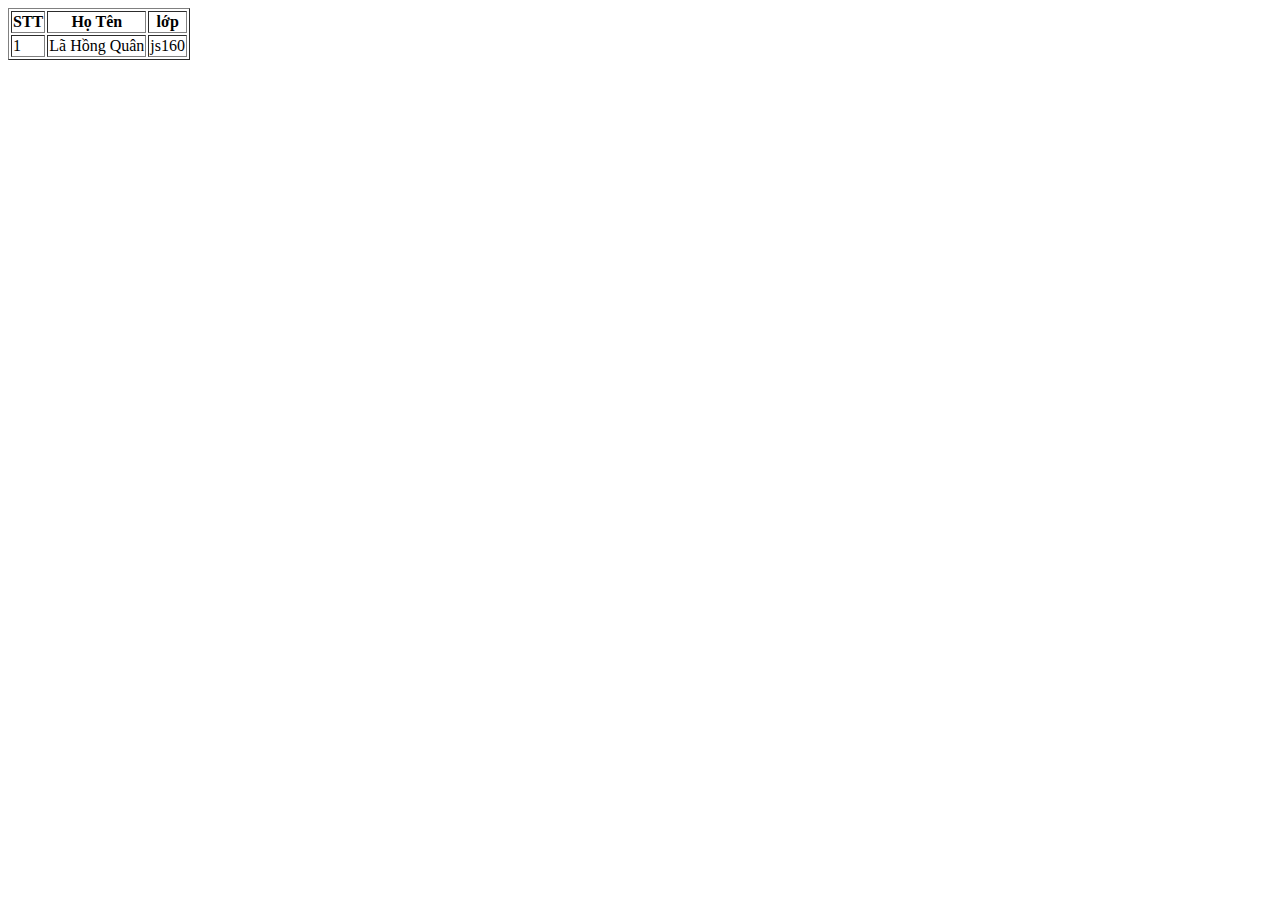
<file: lesson 1/index.html>
<!DOCTYPE html>
<html lang="en">
<head>
    <meta charset="UTF-8">
    <meta name="viewport" content="width=device-width, initial-scale=1.0">
    <title>c4ejs160</title>
</head>
<body>
    <table border="1">
        <thead>
            <tr>
                <th>STT</th>
                <th>Họ Tên</th>
                <th>lớp</th>
            </tr>
        </thead>
        <tbody>
            <tr>
                <td>1</td>
                <td>Lã Hồng Quân</td>
                <td>js160</td>
            </tr>
        </tbody>
    </table>
</body>
</html>
</file>
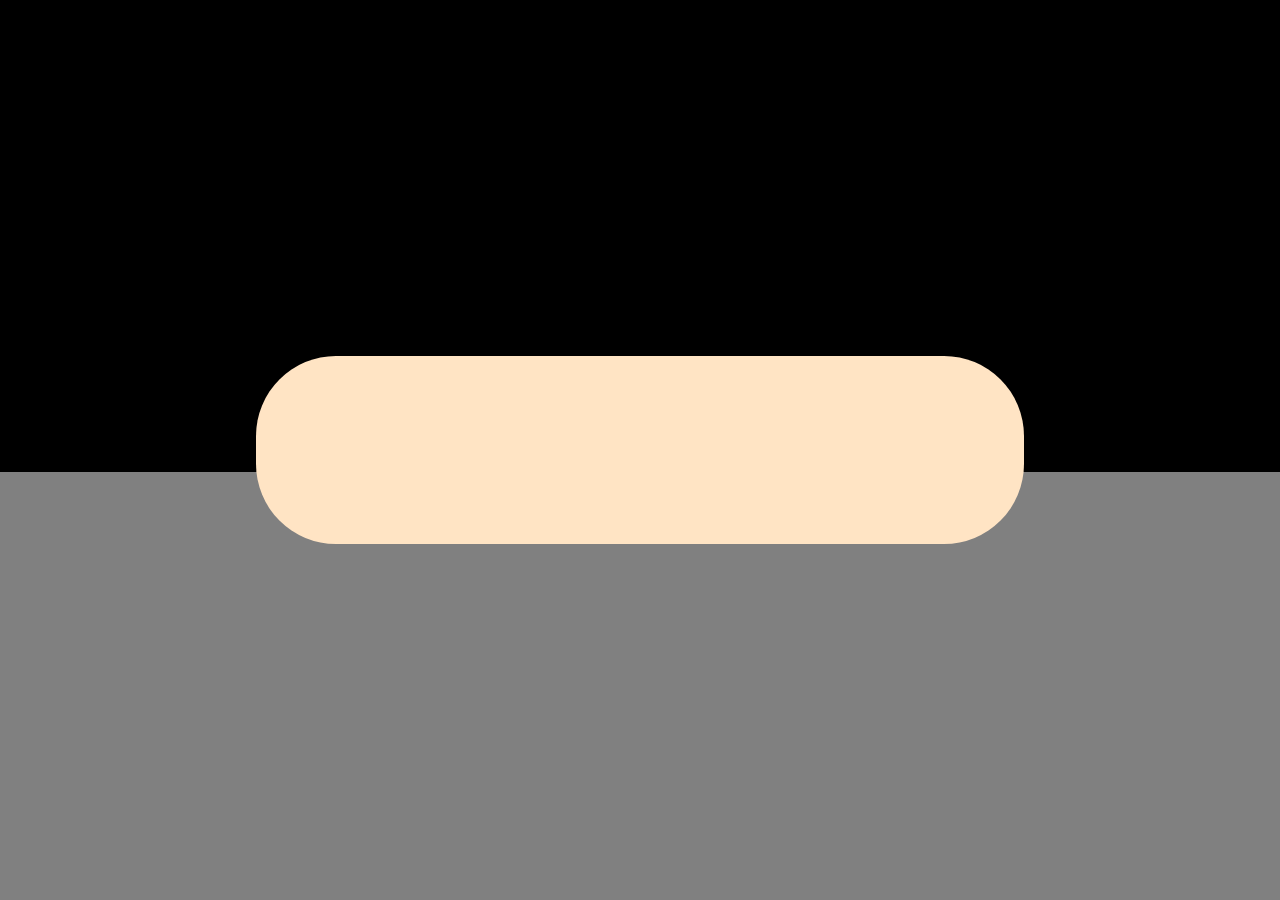
<file: lesson 3/index.html>
<!DOCTYPE html>
<html lang="en">
<head>
    <meta charset="UTF-8">
    <meta name="viewport" content="width=device-width, initial-scale=1.0">
    <title>Document</title>
    <link rel="stylesheet" href="style.css">
</head>
<body>
    <div id="container">
        <div class="top-bgr"></div>
        <div class="bottom-bgr"></div>
        <div class="middle-box"></div>
    </div>
</body>
</html>
</file>
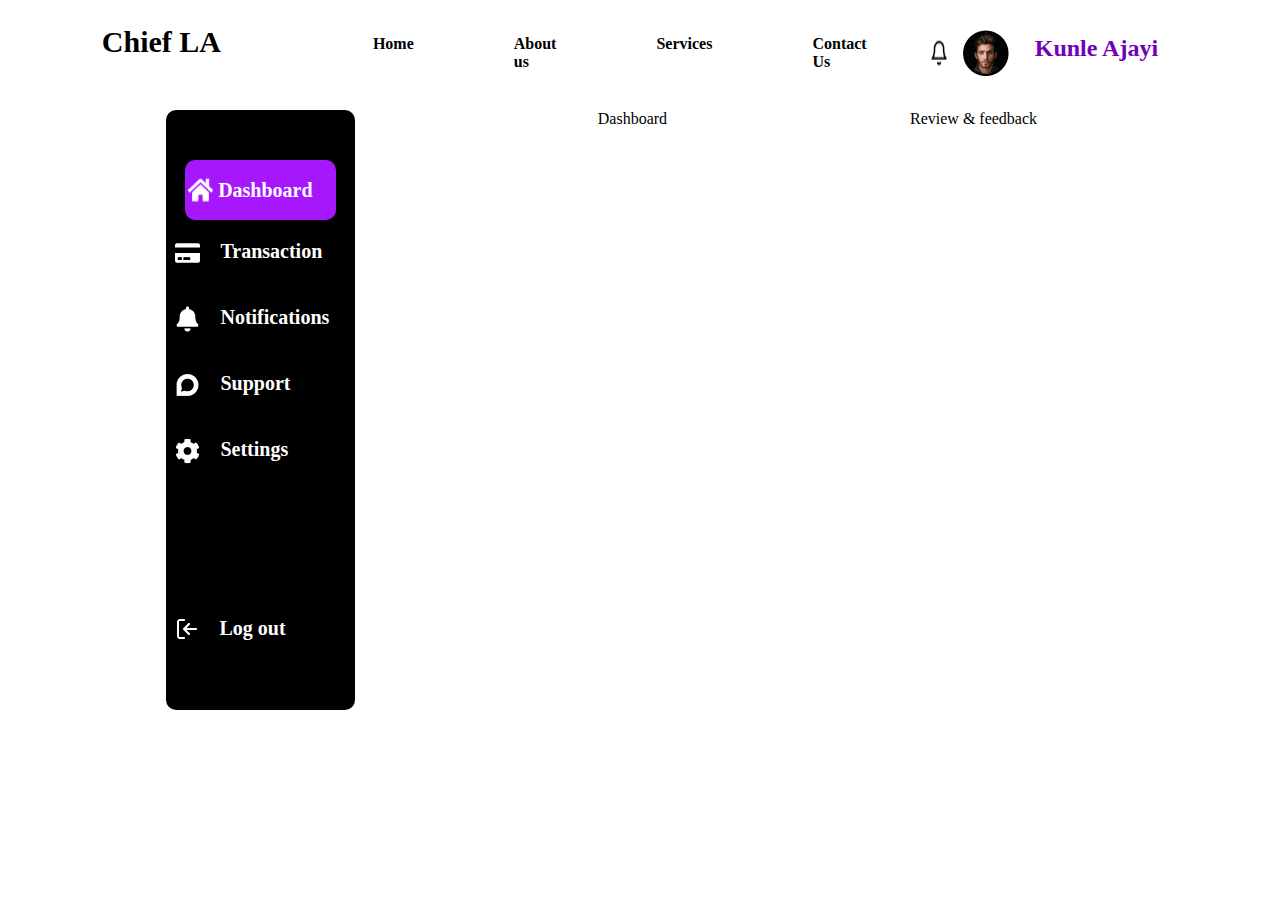
<file: lesson 8/index.html>
<!DOCTYPE html>
<html lang="en">
<head>
    <meta charset="UTF-8">
    <meta name="viewport" content="width=device-width, initial-scale=1.0">
    <title>Document</title>
    <link rel="stylesheet" href="style.css">
</head>
<body>
    <div id="header">
        <div id="chief">
            <p>Chief LA</p>
        </div>
        <div id="menu">
            <p class="mid">Home</p>
            <p class="mid">About us</p>
            <p class="mid">Services</p>
            <p class="mid">Contact Us</p>
        </div>
        <div id="avatar">
            <img src="./1.png" alt="">
            <img src="./2.png" alt="">
            <p id="name">Kunle Ajayi</p>
        </div>
    </div>
    <div id="container">
        <div id="side-menu">
            <div id="dash">
                <img src="./3.png" alt="">
                <p id="board">Dashboard</p>
            </div>
            <div class="mn">
                <img src="./4.png" alt="">
                <p class="mn-p">Transaction</p>
            </div>
            <div class="mn">
                <img src="./5.png" alt="">
                <p class="mn-p">Notifications</p>
            </div>
            <div class="mn">
                <img src="./6.png" alt="">
                <p class="mn-p">Support</p>
            </div>
            <div class="mn">
                <img src="./7.png" alt="">
                <p class="mn-p">Settings</p>
            </div>
            <div class="mn" id="log">
                <img src="./8.png" alt="">
                <p id="out">Log out</p>
            </div>
        </div>
        <div id="dashboard">
            <div id="dsh">
                <p>Dashboard</p>
                <p>Review & feedback</p>
            </div>
        </div>
    </div>
</body>
</html>
</file>
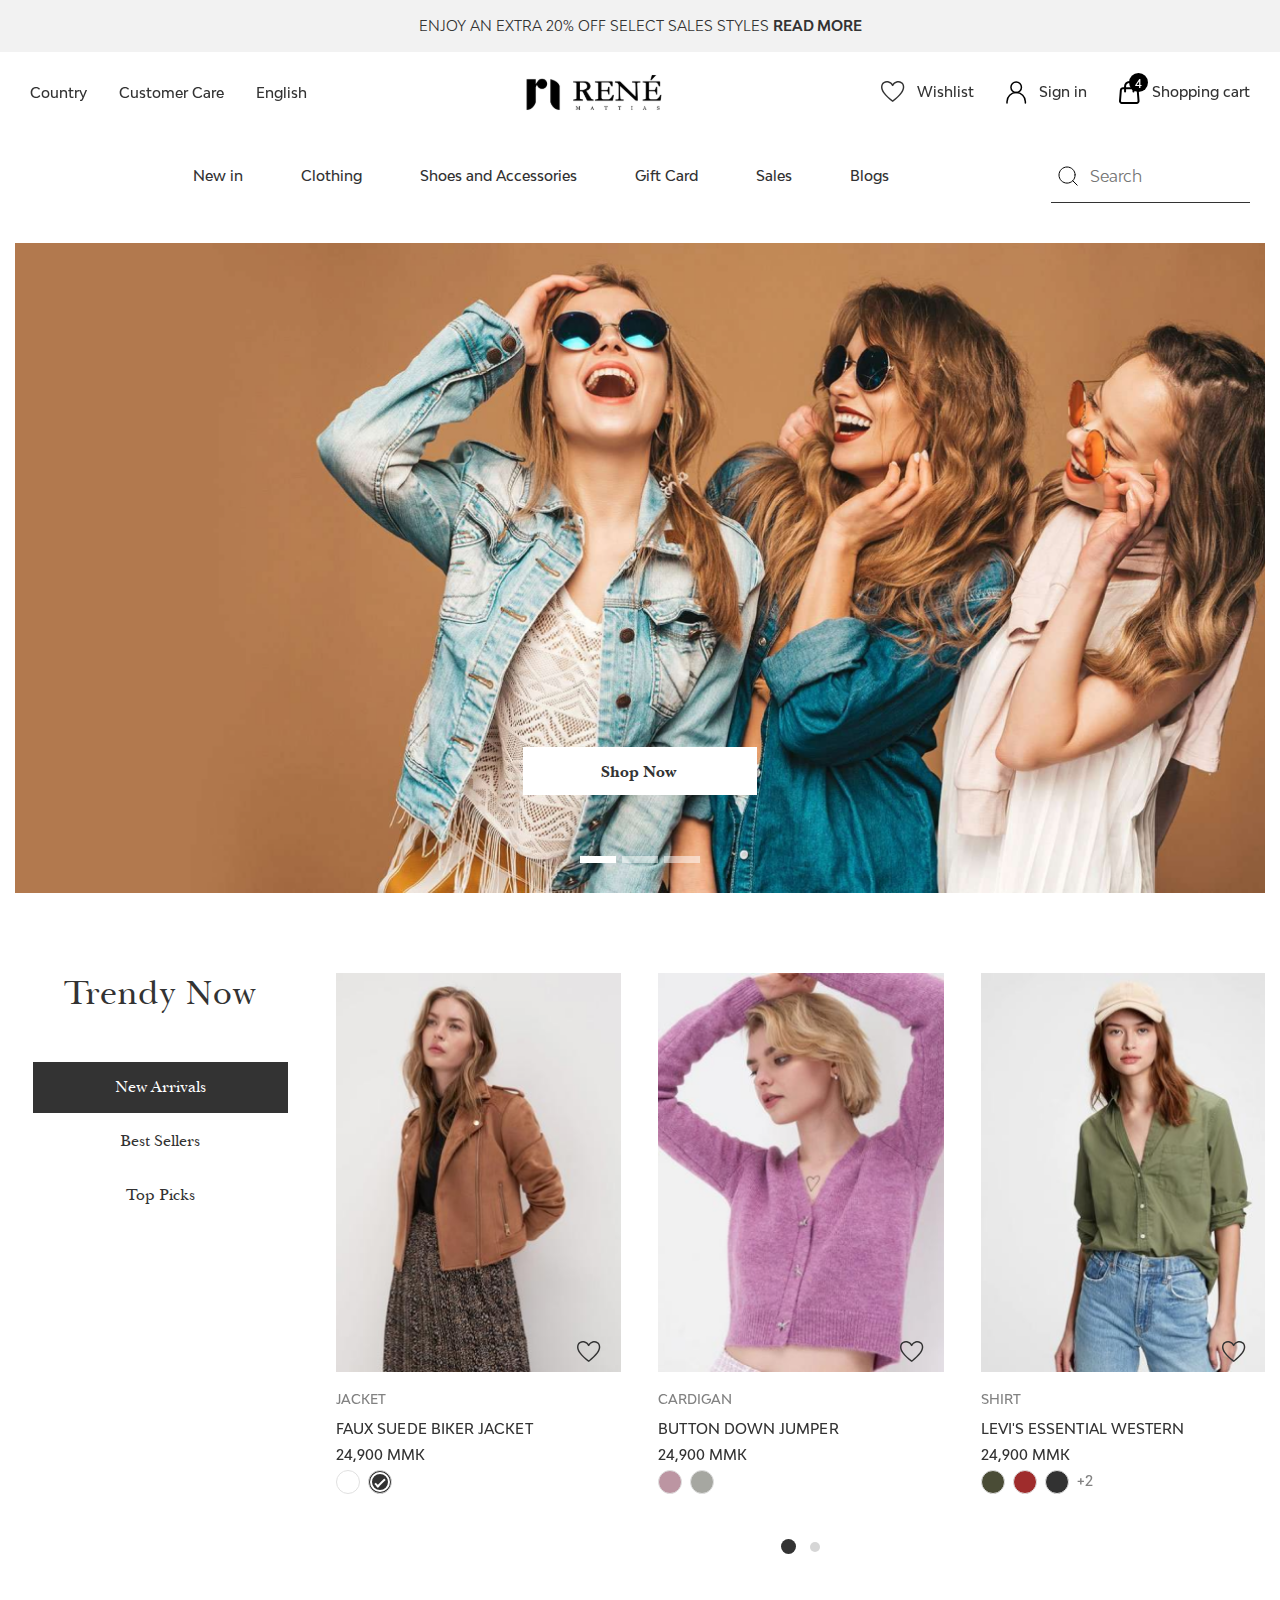
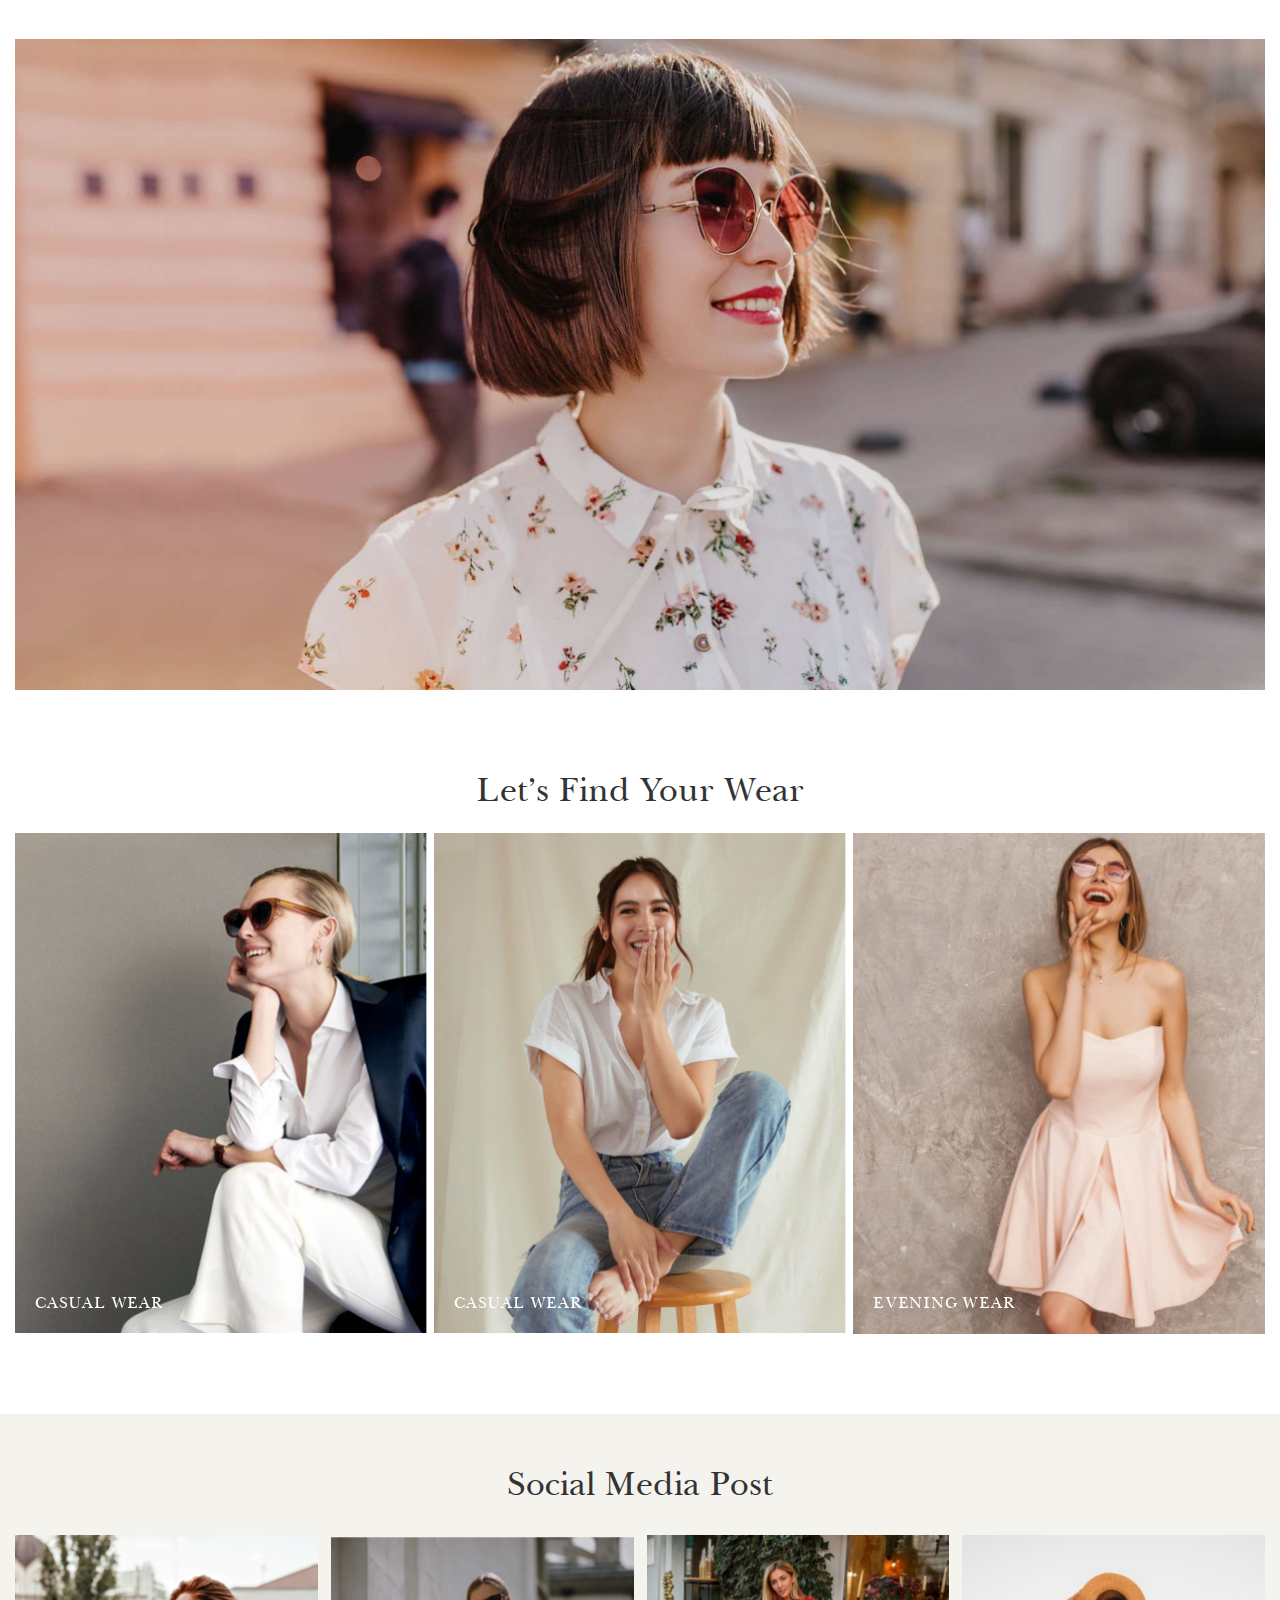
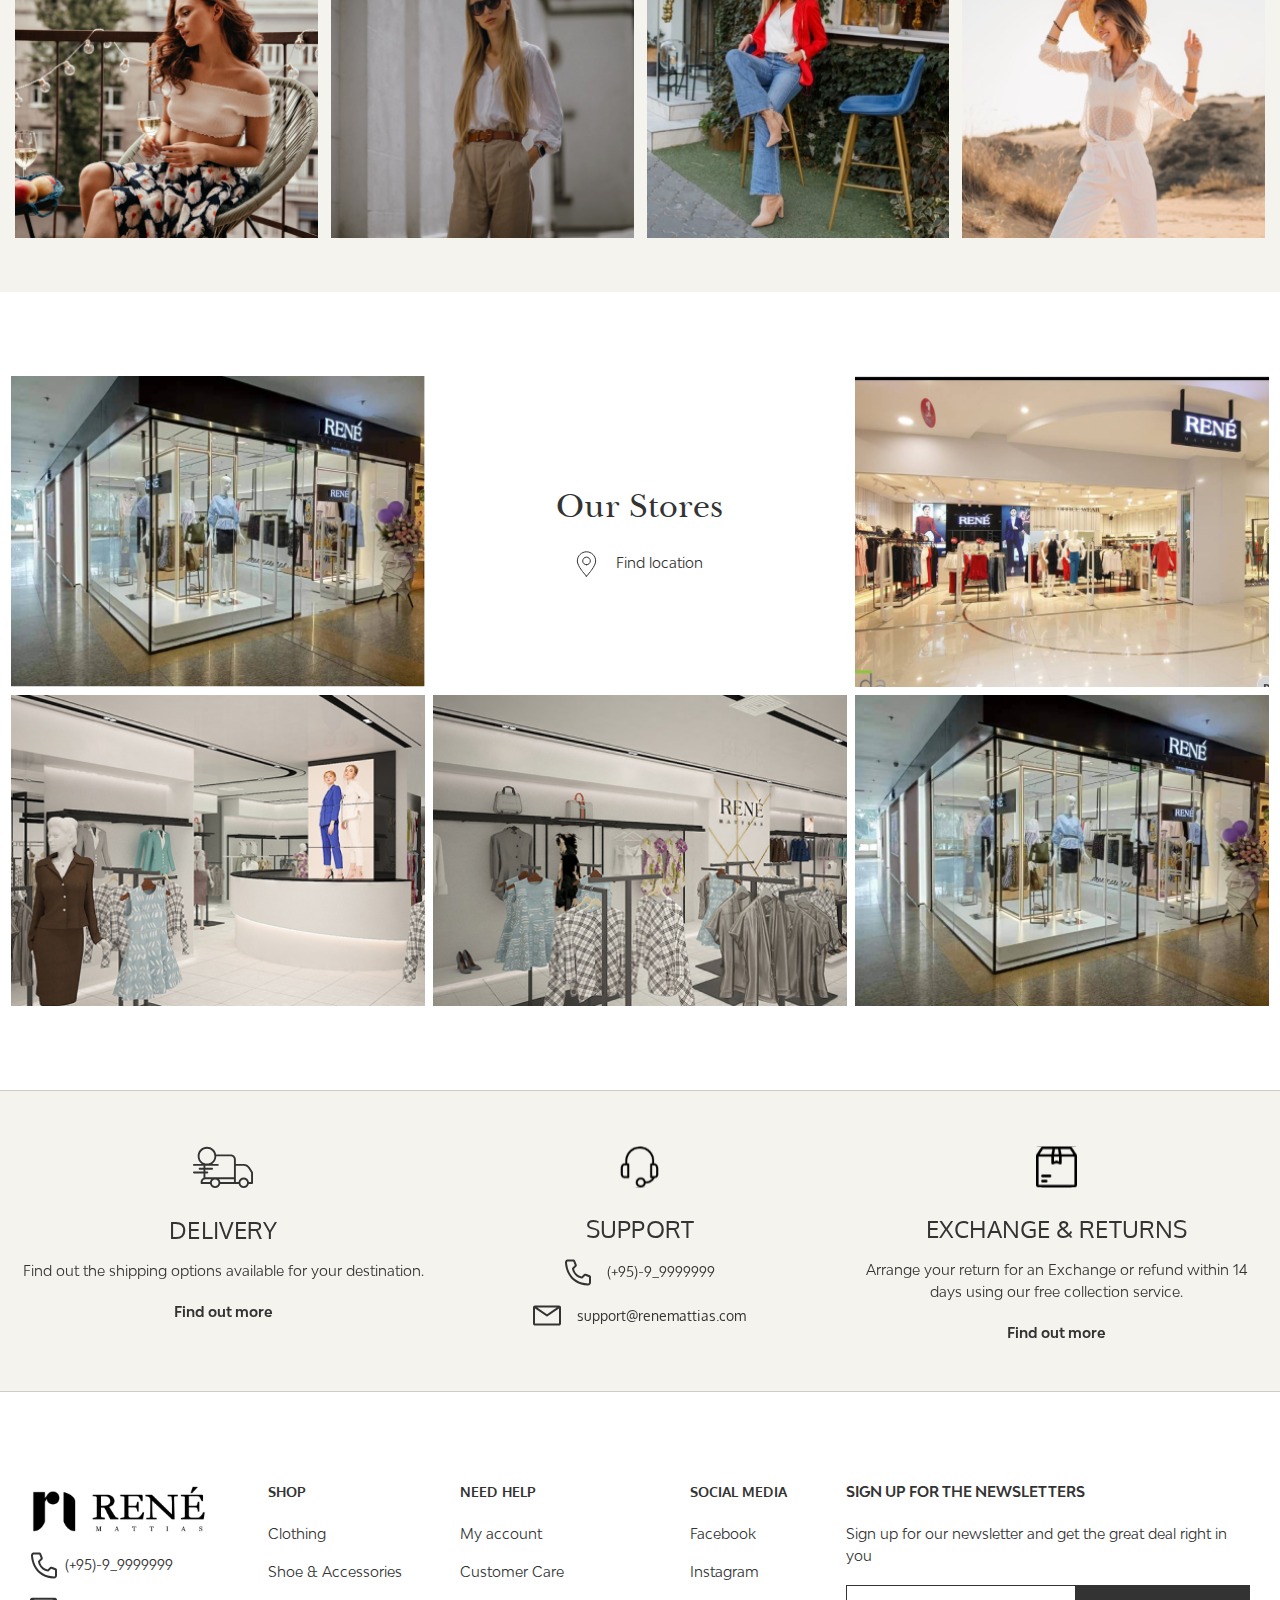
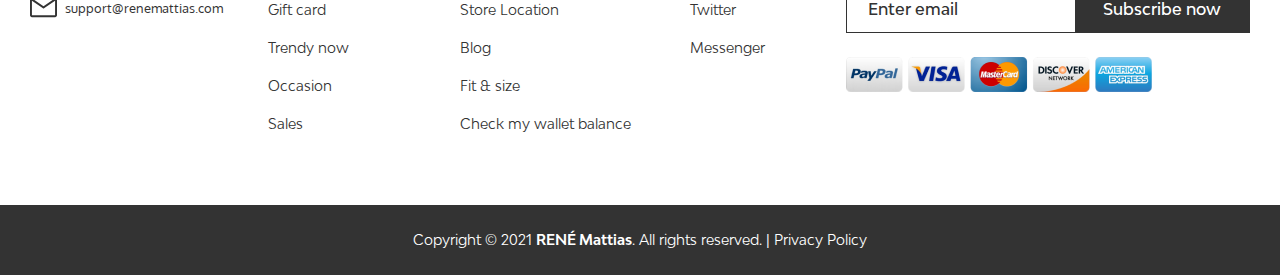
<file: template/template/index.html>
<!doctype html>
<html lang="en">

<head>
    <!-- Required meta tags -->
    <meta charset="utf-8">
    <meta name="viewport" content="width=device-width, initial-scale=1">

    <!-- Bootstrap CSS -->
    <link rel="stylesheet" href="https://stackpath.bootstrapcdn.com/bootstrap/4.4.1/css/bootstrap.min.css">
    <script src="https://cdn.jsdelivr.net/npm/jquery@3.5.1/dist/jquery.slim.min.js"></script>
    <script src="https://cdn.jsdelivr.net/npm/bootstrap@4.6.1/dist/js/bootstrap.bundle.min.js"></script>
    <link href="./scss/style.css" rel="stylesheet">
    <!-- <script src="https://maxcdn.bootstrapcdn.com/bootstrap/4.0.0/js/bootstrap.min.js"></script> -->
    <link rel="stylesheet" href="https://cdnjs.cloudflare.com/ajax/libs/OwlCarousel2/2.3.4/assets/owl.carousel.min.css">
    <link rel="stylesheet"
        href="https://cdnjs.cloudflare.com/ajax/libs/OwlCarousel2/2.3.4/assets/owl.theme.default.min.css">

    <script src="https://cdnjs.cloudflare.com/ajax/libs/jquery/3.3.1/jquery.min.js"></script>
    <script src="https://cdnjs.cloudflare.com/ajax/libs/OwlCarousel2/2.3.4/owl.carousel.min.js"></script>

    <script>
        
        $(function () {
            // Owl Carousel
            var owl = $(".owl-carousel-product");
            owl.owlCarousel({
                loop: true,
                nav: true,
                autoplay: true,
                autoplayTimeout: 8000,
                slideSpeed: 400,
                responsiveClass: true,
                responsive: {
                    0: {
                        items: 2,
                        margin: 15,
                        nav: false
                    },
                    1025: {
                        items: 3,
                        margin: 37,
                    },
                }
            });
        });
        $(function () {
            // Owl Carousel
            var owl = $(".owl-carousel-cate");
            owl.owlCarousel({
                loop: true,
                nav: true,
                dots: false,
                pagination: false,
                autoplay: true,
                autoplayTimeout: 3000,
                slideSpeed: 400,
                responsiveClass: true,
                responsive: {
                    0: {
                        items: 2,
                        margin: 7,
                    },
                    768: {
                        items: 3,
                        margin: 7,
                    },
                }
            });
        });

        $(function () {
            // Owl Carousel
            var owl = $(".owl-carousel-support");
            owl.owlCarousel({
                loop: false,
                nav: true,
                dots: false,
                pagination: false,
                autoplay: true,
                autoplayTimeout: 3000,
                slideSpeed: 400,
                responsiveClass: true,
                responsive: {
                    0: {
                        items: 1,
                        margin: 0,
                    },
                    568: {
                        items: 2,
                        margin: 0,
                    },
                    991: {
                        items: 3,
                        margin: 0,
                    },
                }
            });
        });

        $(function () {
            // Owl Carousel
            var owl = $(".owl-carousel-socila-media");
            owl.owlCarousel({
                loop: true,
                nav: true,
                dots: false,
                pagination: false,
                autoplay: true,
                autoplayTimeout: 3000,
                slideSpeed: 400,
                responsiveClass: true,
                responsive: {
                    0: {
                        items: 2,
                        margin: 15,
                    },
                    667: {
                        items: 3,
                        margin: 15,
                    },
                    1000: {
                        items: 4,
                        margin: 13,
                    },
                }
            });
        });

        $(function () {
            // Owl Carousel
            var owl = $(".owl-location-items");
            owl.owlCarousel({
                loop: true,
                nav: true,
                dots: false,
                pagination: false,
                autoplay: false,
                autoplayTimeout: 3000,
                slideSpeed: 400,
                responsiveClass: true,
                responsive: {
                    0: {
                        items: 1,
                        margin: 8,
                    },
                    767: {
                        items: 2,
                        margin: 8,
                    },
                    991: {
                        items: 3,
                        margin: 8,
                    },
                }
            });
        });
        $(".carousel-slide-customs").on("touchstart", function(event){
            var xClick = event.originalEvent.touches[0].pageX;
            $(this).one("touchmove", function(event){
                var xMove = event.originalEvent.touches[0].pageX;
                if( Math.floor(xClick - xMove) > 5 ){
                    $(this).carousel('next');
                }
                else if( Math.floor(xClick - xMove) < -5 ){
                    $(this).carousel('prev');
                }
            });
            $(".carousel").on("touchend", function(){
                $(this).off("touchmove");
            });
        });
    </script>
    <title>RENE</title>
</head>

<body>
    <header class="header">
        <div class="header-top bg-main">
            <div class="container top text-center">
                <p>ENJOY AN EXTRA 20% OFF SELECT SALES STYLES <b>READ MORE</b></p>
            </div>
        </div>
        <div class="header-center">
            <div class="container-fluid d-flex">
                <div class="isMobile">
                    <div class="left-header-mobile">
                        <div class="dropdown">
                            <button class="btn btn-none" type="button" id="dropdownMenu2" data-toggle="dropdown"
                                aria-haspopup="true" aria-expanded="false">
                                <img src="./assets/img/sidebar.svg" width="32px">
                            </button>
                            <div class="dropdown-menu" aria-labelledby="dropdownMenu2">
                                <ul>
                                    <li><a href="#">New in</a></li>
                                    <li><a href="#">Clothing</a></li>
                                    <li><a href="#">Shoes and Accessories</a></li>
                                    <li><a href="#">Gift Card</a></li>
                                    <li><a href="#">Sales</a></li>
                                    <li><a href="#">Blogs</a></li>
                                </ul>
                            </div>
                        </div>
                        <button type="button" class="btn btn-none p-0"><img class="mr-2" src="assets/img/search.svg"
                                alt="Search" /></button>
                    </div>
                </div>
                <ul class="d-flex left-menu">
                    <li><a href="#">Country</a></li>
                    <li><a href="#">Customer Care</a></li>
                    <li><a href="#">English</a></li>
                </ul>
                <div class="logo">
                    <a href="#"> <img src="assets/img/logo.svg" alt="logo" /></a>
                </div>
                <ul class="d-flex right-menu">
                    <li><a href="#"><img src="assets/img/heart.svg" alt="wishlist" /> Wishlist</a></li>
                    <li><a href="#"><img src="assets/img/login.svg" alt="Sign in" /> Sign in</a></li>
                    <li class="shopping-cart-dropdown nav-item dropdown">
                        <a href="#" data-toggle="dropdown" aria-haspopup="true">
                            <span class="shopping-cart">
                                <img src="assets/img/cart.svg" alt="Shopping cart" />
                                <span class="amount">4</span>
                            </span>
                            <span>
                                Shopping cart
                            </span>
                        </a>

                        <form class="dropdown-menu" aria-labelledby="dropdownShoppingcart">
                            <div class="dropdown--top">
                                <h4>Shopping Cart (0)</h4>
                            </div>
                            <div class="dropdown--bottom">
                                <div class="no-product text-center">
                                    <img src="./assets/img/shopping-cart.png" />
                                    <p>Your shopping cart is empty</p>
                                    <button class="btn btn-primary hover-text">Shopping now<svg width="20" height="15"
                                            viewBox="0 0 14 10" fill="none" xmlns="http://www.w3.org/2000/svg">
                                            <path fill-rule="evenodd" clip-rule="evenodd"
                                                d="M0 5.00002C0 4.86741 0.0526784 4.74024 0.146447 4.64647C0.240215 4.5527 0.367392 4.50002 0.5 4.50002H12.293L9.146 1.35402C9.05211 1.26013 8.99937 1.1328 8.99937 1.00002C8.99937 0.867245 9.05211 0.739908 9.146 0.646021C9.23989 0.552134 9.36722 0.49939 9.5 0.49939C9.63278 0.49939 9.76011 0.552134 9.854 0.646021L13.854 4.64602C13.9006 4.69247 13.9375 4.74764 13.9627 4.80839C13.9879 4.86913 14.0009 4.93425 14.0009 5.00002C14.0009 5.06579 13.9879 5.13091 13.9627 5.19165C13.9375 5.2524 13.9006 5.30758 13.854 5.35402L9.854 9.35402C9.76011 9.44791 9.63278 9.50065 9.5 9.50065C9.36722 9.50065 9.23989 9.44791 9.146 9.35402C9.05211 9.26013 8.99937 9.1328 8.99937 9.00002C8.99937 8.86725 9.05211 8.73991 9.146 8.64602L12.293 5.50002H0.5C0.367392 5.50002 0.240215 5.44734 0.146447 5.35357C0.0526784 5.25981 0 5.13263 0 5.00002Z"
                                                fill="white"></path>
                                        </svg></button>
                                </div>
                                <div class="products-cart">
                                    <ul class="cart-list">
                                        <li>
                                            <div class="product-item">
                                                <div class="product-item--left">
                                                    <img src="./assets/img/product1.png" />
                                                </div>
                                                <div class="product-item--right">
                                                    <div class="info">
                                                        <p class="name-product">
                                                            <b><a href="#">Skinny Jeans</a></b>
                                                        </p>
                                                        <div class="select-option">
                                                            <select class="custom-select color">
                                                                <option selected>Black</option>
                                                                <option value="1">One</option>
                                                                <option value="2">Two</option>
                                                                <option value="3">Three</option>
                                                            </select>
                                                            <p class="icon">
                                                                <svg width="3" height="4" viewBox="0 0 3 4" fill="none"
                                                                    xmlns="http://www.w3.org/2000/svg">
                                                                    <rect y="0.5" width="3" height="3" rx="1.5"
                                                                        fill="#C4C4C4" />
                                                                </svg>
                                                            </p>
                                                            <select class="custom-select size">
                                                                <option selected>S</option>
                                                                <option value="1">One</option>
                                                                <option value="2">Two</option>
                                                                <option value="3">Three</option>
                                                            </select>
                                                        </div>
                                                        <div class="quantity">
                                                            <div class="quantity-title">Qty:</div>
                                                            <div class="quantity-amount">
                                                                <input type="button" value="-" class="minus">
                                                                <input type="number" step="1" min="1" max=""
                                                                    name="quantity" value="1" title="Qty"
                                                                    class="input-text qty text" size="4"
                                                                    pattern="[0-9]*" inputmode="numeric">
                                                                <input type="button" value="+" class="plus">
                                                            </div>
                                                        </div>
                                                    </div>
                                                    <div class="cost">
                                                        <p>24,900 MMK</p>
                                                        <button class="btn-none cursor-pointer">
                                                            <svg width="18" height="18" viewBox="0 0 18 18" fill="none"
                                                                xmlns="http://www.w3.org/2000/svg">
                                                                <path
                                                                    d="M6.75 7.5V13.5C6.75 13.6989 6.82902 13.8897 6.96967 14.0303C7.11032 14.171 7.30109 14.25 7.5 14.25C7.69891 14.25 7.88968 14.171 8.03033 14.0303C8.17098 13.8897 8.25 13.6989 8.25 13.5V7.5C8.25 7.30109 8.17098 7.11032 8.03033 6.96967C7.88968 6.82902 7.69891 6.75 7.5 6.75C7.30109 6.75 7.11032 6.82902 6.96967 6.96967C6.82902 7.11032 6.75 7.30109 6.75 7.5Z"
                                                                    fill="#4F4F4F" />
                                                                <path
                                                                    d="M10.5 6.75C10.6989 6.75 10.8897 6.82902 11.0303 6.96967C11.171 7.11032 11.25 7.30109 11.25 7.5V13.5C11.25 13.6989 11.171 13.8897 11.0303 14.0303C10.8897 14.171 10.6989 14.25 10.5 14.25C10.3011 14.25 10.1103 14.171 9.96967 14.0303C9.82902 13.8897 9.75 13.6989 9.75 13.5V7.5C9.75 7.30109 9.82902 7.11032 9.96967 6.96967C10.1103 6.82902 10.3011 6.75 10.5 6.75Z"
                                                                    fill="#4F4F4F" />
                                                                <path
                                                                    d="M12 3H16.5C16.6989 3 16.8897 3.07902 17.0303 3.21967C17.171 3.36032 17.25 3.55109 17.25 3.75C17.25 3.94891 17.171 4.13968 17.0303 4.28033C16.8897 4.42098 16.6989 4.5 16.5 4.5H15.6705L14.5425 14.664C14.4406 15.5813 14.004 16.4288 13.3163 17.0443C12.6285 17.6598 11.738 18.0001 10.815 18H7.185C6.26205 18.0001 5.37148 17.6598 4.68373 17.0443C3.99599 16.4288 3.55939 15.5813 3.4575 14.664L2.328 4.5H1.5C1.30109 4.5 1.11032 4.42098 0.96967 4.28033C0.829018 4.13968 0.75 3.94891 0.75 3.75C0.75 3.55109 0.829018 3.36032 0.96967 3.21967C1.11032 3.07902 1.30109 3 1.5 3H6C6 2.20435 6.31607 1.44129 6.87868 0.87868C7.44129 0.31607 8.20435 0 9 0C9.79565 0 10.5587 0.31607 11.1213 0.87868C11.6839 1.44129 12 2.20435 12 3V3ZM9 1.5C8.60218 1.5 8.22064 1.65804 7.93934 1.93934C7.65804 2.22064 7.5 2.60218 7.5 3H10.5C10.5 2.60218 10.342 2.22064 10.0607 1.93934C9.77936 1.65804 9.39782 1.5 9 1.5V1.5ZM3.8385 4.5L4.9485 14.499C5.00977 15.0493 5.27179 15.5576 5.68442 15.9268C6.09706 16.296 6.63132 16.5001 7.185 16.5H10.815C11.3684 16.4997 11.9023 16.2955 12.3146 15.9263C12.727 15.5572 12.9888 15.049 13.05 14.499L14.163 4.5H3.84H3.8385Z"
                                                                    fill="#4F4F4F" />
                                                            </svg>

                                                        </button>
                                                    </div>
                                                </div>
                                            </div>
                                        </li>
                                        <li>
                                            <div class="product-item">
                                                <div class="product-item--left">
                                                    <img src="./assets/img/product1.png" />
                                                </div>
                                                <div class="product-item--right">
                                                    <div class="info">
                                                        <p class="name-product">
                                                            <b><a href="#">Skinny Jeans</a></b>
                                                        </p>
                                                        <div class="select-option">
                                                            <select class="custom-select color">
                                                                <option selected>Black</option>
                                                                <option value="1">One</option>
                                                                <option value="2">Two</option>
                                                                <option value="3">Three</option>
                                                            </select>
                                                            <p class="icon">
                                                                <svg width="3" height="4" viewBox="0 0 3 4" fill="none"
                                                                    xmlns="http://www.w3.org/2000/svg">
                                                                    <rect y="0.5" width="3" height="3" rx="1.5"
                                                                        fill="#C4C4C4" />
                                                                </svg>
                                                            </p>
                                                            <select class="custom-select size">
                                                                <option selected>S</option>
                                                                <option value="1">One</option>
                                                                <option value="2">Two</option>
                                                                <option value="3">Three</option>
                                                            </select>
                                                        </div>
                                                        <div class="quantity">
                                                            <div class="quantity-title">Qty:</div>
                                                            <div class="quantity-amount">
                                                                <input type="button" value="-" class="minus">
                                                                <input type="number" step="1" min="1" max=""
                                                                    name="quantity" value="1" title="Qty"
                                                                    class="input-text qty text" size="4"
                                                                    pattern="[0-9]*" inputmode="numeric">
                                                                <input type="button" value="+" class="plus">
                                                            </div>
                                                        </div>
                                                    </div>
                                                    <div class="cost">
                                                        <p>24,900 MMK</p>
                                                        <button class="btn-none cursor-pointer">
                                                            <svg width="18" height="18" viewBox="0 0 18 18" fill="none"
                                                                xmlns="http://www.w3.org/2000/svg">
                                                                <path
                                                                    d="M6.75 7.5V13.5C6.75 13.6989 6.82902 13.8897 6.96967 14.0303C7.11032 14.171 7.30109 14.25 7.5 14.25C7.69891 14.25 7.88968 14.171 8.03033 14.0303C8.17098 13.8897 8.25 13.6989 8.25 13.5V7.5C8.25 7.30109 8.17098 7.11032 8.03033 6.96967C7.88968 6.82902 7.69891 6.75 7.5 6.75C7.30109 6.75 7.11032 6.82902 6.96967 6.96967C6.82902 7.11032 6.75 7.30109 6.75 7.5Z"
                                                                    fill="#4F4F4F" />
                                                                <path
                                                                    d="M10.5 6.75C10.6989 6.75 10.8897 6.82902 11.0303 6.96967C11.171 7.11032 11.25 7.30109 11.25 7.5V13.5C11.25 13.6989 11.171 13.8897 11.0303 14.0303C10.8897 14.171 10.6989 14.25 10.5 14.25C10.3011 14.25 10.1103 14.171 9.96967 14.0303C9.82902 13.8897 9.75 13.6989 9.75 13.5V7.5C9.75 7.30109 9.82902 7.11032 9.96967 6.96967C10.1103 6.82902 10.3011 6.75 10.5 6.75Z"
                                                                    fill="#4F4F4F" />
                                                                <path
                                                                    d="M12 3H16.5C16.6989 3 16.8897 3.07902 17.0303 3.21967C17.171 3.36032 17.25 3.55109 17.25 3.75C17.25 3.94891 17.171 4.13968 17.0303 4.28033C16.8897 4.42098 16.6989 4.5 16.5 4.5H15.6705L14.5425 14.664C14.4406 15.5813 14.004 16.4288 13.3163 17.0443C12.6285 17.6598 11.738 18.0001 10.815 18H7.185C6.26205 18.0001 5.37148 17.6598 4.68373 17.0443C3.99599 16.4288 3.55939 15.5813 3.4575 14.664L2.328 4.5H1.5C1.30109 4.5 1.11032 4.42098 0.96967 4.28033C0.829018 4.13968 0.75 3.94891 0.75 3.75C0.75 3.55109 0.829018 3.36032 0.96967 3.21967C1.11032 3.07902 1.30109 3 1.5 3H6C6 2.20435 6.31607 1.44129 6.87868 0.87868C7.44129 0.31607 8.20435 0 9 0C9.79565 0 10.5587 0.31607 11.1213 0.87868C11.6839 1.44129 12 2.20435 12 3V3ZM9 1.5C8.60218 1.5 8.22064 1.65804 7.93934 1.93934C7.65804 2.22064 7.5 2.60218 7.5 3H10.5C10.5 2.60218 10.342 2.22064 10.0607 1.93934C9.77936 1.65804 9.39782 1.5 9 1.5V1.5ZM3.8385 4.5L4.9485 14.499C5.00977 15.0493 5.27179 15.5576 5.68442 15.9268C6.09706 16.296 6.63132 16.5001 7.185 16.5H10.815C11.3684 16.4997 11.9023 16.2955 12.3146 15.9263C12.727 15.5572 12.9888 15.049 13.05 14.499L14.163 4.5H3.84H3.8385Z"
                                                                    fill="#4F4F4F" />
                                                            </svg>

                                                        </button>
                                                    </div>
                                                </div>
                                            </div>
                                        </li>
                                        <li>
                                            <div class="product-item">
                                                <div class="product-item--left">
                                                    <img src="./assets/img/product1.png" />
                                                </div>
                                                <div class="product-item--right">
                                                    <div class="info">
                                                        <p class="name-product">
                                                            <b><a href="#">Skinny Jeans</a></b>
                                                        </p>
                                                        <div class="select-option">
                                                            <select class="custom-select color">
                                                                <option selected>Black</option>
                                                                <option value="1">One</option>
                                                                <option value="2">Two</option>
                                                                <option value="3">Three</option>
                                                            </select>
                                                            <p class="icon">
                                                                <svg width="3" height="4" viewBox="0 0 3 4" fill="none"
                                                                    xmlns="http://www.w3.org/2000/svg">
                                                                    <rect y="0.5" width="3" height="3" rx="1.5"
                                                                        fill="#C4C4C4" />
                                                                </svg>
                                                            </p>
                                                            <select class="custom-select size">
                                                                <option selected>S</option>
                                                                <option value="1">One</option>
                                                                <option value="2">Two</option>
                                                                <option value="3">Three</option>
                                                            </select>
                                                        </div>
                                                        <div class="quantity">
                                                            <div class="quantity-title">Qty:</div>
                                                            <div class="quantity-amount">
                                                                <input type="button" value="-" class="minus">
                                                                <input type="number" step="1" min="1" max=""
                                                                    name="quantity" value="1" title="Qty"
                                                                    class="input-text qty text" size="4"
                                                                    pattern="[0-9]*" inputmode="numeric">
                                                                <input type="button" value="+" class="plus">
                                                            </div>
                                                        </div>
                                                    </div>
                                                    <div class="cost">
                                                        <p>24,900 MMK</p>
                                                        <button class="btn-none cursor-pointer">
                                                            <svg width="18" height="18" viewBox="0 0 18 18" fill="none"
                                                                xmlns="http://www.w3.org/2000/svg">
                                                                <path
                                                                    d="M6.75 7.5V13.5C6.75 13.6989 6.82902 13.8897 6.96967 14.0303C7.11032 14.171 7.30109 14.25 7.5 14.25C7.69891 14.25 7.88968 14.171 8.03033 14.0303C8.17098 13.8897 8.25 13.6989 8.25 13.5V7.5C8.25 7.30109 8.17098 7.11032 8.03033 6.96967C7.88968 6.82902 7.69891 6.75 7.5 6.75C7.30109 6.75 7.11032 6.82902 6.96967 6.96967C6.82902 7.11032 6.75 7.30109 6.75 7.5Z"
                                                                    fill="#4F4F4F" />
                                                                <path
                                                                    d="M10.5 6.75C10.6989 6.75 10.8897 6.82902 11.0303 6.96967C11.171 7.11032 11.25 7.30109 11.25 7.5V13.5C11.25 13.6989 11.171 13.8897 11.0303 14.0303C10.8897 14.171 10.6989 14.25 10.5 14.25C10.3011 14.25 10.1103 14.171 9.96967 14.0303C9.82902 13.8897 9.75 13.6989 9.75 13.5V7.5C9.75 7.30109 9.82902 7.11032 9.96967 6.96967C10.1103 6.82902 10.3011 6.75 10.5 6.75Z"
                                                                    fill="#4F4F4F" />
                                                                <path
                                                                    d="M12 3H16.5C16.6989 3 16.8897 3.07902 17.0303 3.21967C17.171 3.36032 17.25 3.55109 17.25 3.75C17.25 3.94891 17.171 4.13968 17.0303 4.28033C16.8897 4.42098 16.6989 4.5 16.5 4.5H15.6705L14.5425 14.664C14.4406 15.5813 14.004 16.4288 13.3163 17.0443C12.6285 17.6598 11.738 18.0001 10.815 18H7.185C6.26205 18.0001 5.37148 17.6598 4.68373 17.0443C3.99599 16.4288 3.55939 15.5813 3.4575 14.664L2.328 4.5H1.5C1.30109 4.5 1.11032 4.42098 0.96967 4.28033C0.829018 4.13968 0.75 3.94891 0.75 3.75C0.75 3.55109 0.829018 3.36032 0.96967 3.21967C1.11032 3.07902 1.30109 3 1.5 3H6C6 2.20435 6.31607 1.44129 6.87868 0.87868C7.44129 0.31607 8.20435 0 9 0C9.79565 0 10.5587 0.31607 11.1213 0.87868C11.6839 1.44129 12 2.20435 12 3V3ZM9 1.5C8.60218 1.5 8.22064 1.65804 7.93934 1.93934C7.65804 2.22064 7.5 2.60218 7.5 3H10.5C10.5 2.60218 10.342 2.22064 10.0607 1.93934C9.77936 1.65804 9.39782 1.5 9 1.5V1.5ZM3.8385 4.5L4.9485 14.499C5.00977 15.0493 5.27179 15.5576 5.68442 15.9268C6.09706 16.296 6.63132 16.5001 7.185 16.5H10.815C11.3684 16.4997 11.9023 16.2955 12.3146 15.9263C12.727 15.5572 12.9888 15.049 13.05 14.499L14.163 4.5H3.84H3.8385Z"
                                                                    fill="#4F4F4F" />
                                                            </svg>

                                                        </button>
                                                    </div>
                                                </div>
                                            </div>
                                        </li>
                                        <li>
                                            <div class="product-item">
                                                <div class="product-item--left">
                                                    <img src="./assets/img/product1.png" />
                                                </div>
                                                <div class="product-item--right">
                                                    <div class="info">
                                                        <p class="name-product">
                                                            <b><a href="#">Skinny Jeans</a></b>
                                                        </p>
                                                        <div class="select-option">
                                                            <select class="custom-select color">
                                                                <option selected>Black</option>
                                                                <option value="1">One</option>
                                                                <option value="2">Two</option>
                                                                <option value="3">Three</option>
                                                            </select>
                                                            <p class="icon">
                                                                <svg width="3" height="4" viewBox="0 0 3 4" fill="none"
                                                                    xmlns="http://www.w3.org/2000/svg">
                                                                    <rect y="0.5" width="3" height="3" rx="1.5"
                                                                        fill="#C4C4C4" />
                                                                </svg>
                                                            </p>
                                                            <select class="custom-select size">
                                                                <option selected>S</option>
                                                                <option value="1">One</option>
                                                                <option value="2">Two</option>
                                                                <option value="3">Three</option>
                                                            </select>
                                                        </div>
                                                        <div class="quantity">
                                                            <div class="quantity-title">Qty:</div>
                                                            <div class="quantity-amount">
                                                                <input type="button" value="-" class="minus">
                                                                <input type="number" step="1" min="1" max=""
                                                                    name="quantity" value="1" title="Qty"
                                                                    class="input-text qty text" size="4"
                                                                    pattern="[0-9]*" inputmode="numeric">
                                                                <input type="button" value="+" class="plus">
                                                            </div>
                                                        </div>
                                                    </div>
                                                    <div class="cost">
                                                        <p>24,900 MMK</p>
                                                        <button class="btn-none cursor-pointer">
                                                            <svg width="18" height="18" viewBox="0 0 18 18" fill="none"
                                                                xmlns="http://www.w3.org/2000/svg">
                                                                <path
                                                                    d="M6.75 7.5V13.5C6.75 13.6989 6.82902 13.8897 6.96967 14.0303C7.11032 14.171 7.30109 14.25 7.5 14.25C7.69891 14.25 7.88968 14.171 8.03033 14.0303C8.17098 13.8897 8.25 13.6989 8.25 13.5V7.5C8.25 7.30109 8.17098 7.11032 8.03033 6.96967C7.88968 6.82902 7.69891 6.75 7.5 6.75C7.30109 6.75 7.11032 6.82902 6.96967 6.96967C6.82902 7.11032 6.75 7.30109 6.75 7.5Z"
                                                                    fill="#4F4F4F" />
                                                                <path
                                                                    d="M10.5 6.75C10.6989 6.75 10.8897 6.82902 11.0303 6.96967C11.171 7.11032 11.25 7.30109 11.25 7.5V13.5C11.25 13.6989 11.171 13.8897 11.0303 14.0303C10.8897 14.171 10.6989 14.25 10.5 14.25C10.3011 14.25 10.1103 14.171 9.96967 14.0303C9.82902 13.8897 9.75 13.6989 9.75 13.5V7.5C9.75 7.30109 9.82902 7.11032 9.96967 6.96967C10.1103 6.82902 10.3011 6.75 10.5 6.75Z"
                                                                    fill="#4F4F4F" />
                                                                <path
                                                                    d="M12 3H16.5C16.6989 3 16.8897 3.07902 17.0303 3.21967C17.171 3.36032 17.25 3.55109 17.25 3.75C17.25 3.94891 17.171 4.13968 17.0303 4.28033C16.8897 4.42098 16.6989 4.5 16.5 4.5H15.6705L14.5425 14.664C14.4406 15.5813 14.004 16.4288 13.3163 17.0443C12.6285 17.6598 11.738 18.0001 10.815 18H7.185C6.26205 18.0001 5.37148 17.6598 4.68373 17.0443C3.99599 16.4288 3.55939 15.5813 3.4575 14.664L2.328 4.5H1.5C1.30109 4.5 1.11032 4.42098 0.96967 4.28033C0.829018 4.13968 0.75 3.94891 0.75 3.75C0.75 3.55109 0.829018 3.36032 0.96967 3.21967C1.11032 3.07902 1.30109 3 1.5 3H6C6 2.20435 6.31607 1.44129 6.87868 0.87868C7.44129 0.31607 8.20435 0 9 0C9.79565 0 10.5587 0.31607 11.1213 0.87868C11.6839 1.44129 12 2.20435 12 3V3ZM9 1.5C8.60218 1.5 8.22064 1.65804 7.93934 1.93934C7.65804 2.22064 7.5 2.60218 7.5 3H10.5C10.5 2.60218 10.342 2.22064 10.0607 1.93934C9.77936 1.65804 9.39782 1.5 9 1.5V1.5ZM3.8385 4.5L4.9485 14.499C5.00977 15.0493 5.27179 15.5576 5.68442 15.9268C6.09706 16.296 6.63132 16.5001 7.185 16.5H10.815C11.3684 16.4997 11.9023 16.2955 12.3146 15.9263C12.727 15.5572 12.9888 15.049 13.05 14.499L14.163 4.5H3.84H3.8385Z"
                                                                    fill="#4F4F4F" />
                                                            </svg>

                                                        </button>
                                                    </div>
                                                </div>
                                            </div>
                                        </li>
                                    </ul>
                                    <div class="d-flex justify-content-between total">
                                        <p>Order value</p>
                                        <p>74,700 MMK</p>
                                    </div>
                                    <div class="d-flex justify-content-between total-all">
                                        <p>Total</p>
                                        <p><b>74,700 MMK</b></p>
                                    </div>
                                    <div class="group-button-bottom">
                                        <button class="btn btn-primary hover-text">Checkout<svg width="20" height="15"
                                            viewBox="0 0 14 10" fill="none" xmlns="http://www.w3.org/2000/svg">
                                            <path fill-rule="evenodd" clip-rule="evenodd"
                                                d="M0 5.00002C0 4.86741 0.0526784 4.74024 0.146447 4.64647C0.240215 4.5527 0.367392 4.50002 0.5 4.50002H12.293L9.146 1.35402C9.05211 1.26013 8.99937 1.1328 8.99937 1.00002C8.99937 0.867245 9.05211 0.739908 9.146 0.646021C9.23989 0.552134 9.36722 0.49939 9.5 0.49939C9.63278 0.49939 9.76011 0.552134 9.854 0.646021L13.854 4.64602C13.9006 4.69247 13.9375 4.74764 13.9627 4.80839C13.9879 4.86913 14.0009 4.93425 14.0009 5.00002C14.0009 5.06579 13.9879 5.13091 13.9627 5.19165C13.9375 5.2524 13.9006 5.30758 13.854 5.35402L9.854 9.35402C9.76011 9.44791 9.63278 9.50065 9.5 9.50065C9.36722 9.50065 9.23989 9.44791 9.146 9.35402C9.05211 9.26013 8.99937 9.1328 8.99937 9.00002C8.99937 8.86725 9.05211 8.73991 9.146 8.64602L12.293 5.50002H0.5C0.367392 5.50002 0.240215 5.44734 0.146447 5.35357C0.0526784 5.25981 0 5.13263 0 5.00002Z"
                                                fill="white"></path>
                                        </svg></button>
                                        <button class="btn btn-seondary hover-text hover-btn">Shopping cart<svg width="20" height="15"
                                            viewBox="0 0 14 10" fill="none" xmlns="http://www.w3.org/2000/svg">
                                            <path fill-rule="evenodd" clip-rule="evenodd"
                                                d="M0 5.00002C0 4.86741 0.0526784 4.74024 0.146447 4.64647C0.240215 4.5527 0.367392 4.50002 0.5 4.50002H12.293L9.146 1.35402C9.05211 1.26013 8.99937 1.1328 8.99937 1.00002C8.99937 0.867245 9.05211 0.739908 9.146 0.646021C9.23989 0.552134 9.36722 0.49939 9.5 0.49939C9.63278 0.49939 9.76011 0.552134 9.854 0.646021L13.854 4.64602C13.9006 4.69247 13.9375 4.74764 13.9627 4.80839C13.9879 4.86913 14.0009 4.93425 14.0009 5.00002C14.0009 5.06579 13.9879 5.13091 13.9627 5.19165C13.9375 5.2524 13.9006 5.30758 13.854 5.35402L9.854 9.35402C9.76011 9.44791 9.63278 9.50065 9.5 9.50065C9.36722 9.50065 9.23989 9.44791 9.146 9.35402C9.05211 9.26013 8.99937 9.1328 8.99937 9.00002C8.99937 8.86725 9.05211 8.73991 9.146 8.64602L12.293 5.50002H0.5C0.367392 5.50002 0.240215 5.44734 0.146447 5.35357C0.0526784 5.25981 0 5.13263 0 5.00002Z"
                                                fill="white"></path>
                                        </svg></button>
                                    </div>
                                </div>
                            </div>
                        </form>
                    </li>
                </ul>
            </div>
        </div>
    </header>
    <div class="header-menu container-fluid">
        <ul class="d-flex align-items-center">
            <li><a href="#">New in</a></li>
            <li><a href="#">Clothing</a></li>
            <li><a href="#">Shoes and Accessories</a></li>
            <li><a href="#">Gift Card</a></li>
            <li><a href="#">Sales</a></li>
            <li><a href="#">Blogs</a></li>
        </ul>
        <div class="search-box">
            <button type="button" class="btn btn-none p-0"><img class="mr-2" src="assets/img/search.svg"
                    alt="Search" /></button>
            <input id="search-box" type="text" name="qr" placeholder="Search">
        </div>
    </div>
    <div class="main-content" style="overflow: hidden">
        <div class="container">
            <div id="carouselExampleCaptions" class="carousel carousel-slide-customs slide mrb-80 section1" data-ride="carousel">
                <ol class="carousel-indicators">
                    <li data-target="#carouselExampleCaptions" data-slide-to="0" class="active"></li>
                    <li data-target="#carouselExampleCaptions" data-slide-to="1"></li>
                    <li data-target="#carouselExampleCaptions" data-slide-to="2"></li>
                </ol>
                <div class="carousel-inner ">
                    <div class="carousel-item active">
                        <img src="./assets/img/slider1.png" class="d-block w-100" alt="...">
                        <div class="carousel-caption ">
                            <button class="btn btn-white hover-text">
                                <span>Shop Now</span>
                                <svg width="20" height="15" viewBox="0 0 14 10" fill="none"
                                    xmlns="http://www.w3.org/2000/svg">
                                    <path fill-rule="evenodd" clip-rule="evenodd"
                                        d="M0 5.00002C0 4.86741 0.0526784 4.74024 0.146447 4.64647C0.240215 4.5527 0.367392 4.50002 0.5 4.50002H12.293L9.146 1.35402C9.05211 1.26013 8.99937 1.1328 8.99937 1.00002C8.99937 0.867245 9.05211 0.739908 9.146 0.646021C9.23989 0.552134 9.36722 0.49939 9.5 0.49939C9.63278 0.49939 9.76011 0.552134 9.854 0.646021L13.854 4.64602C13.9006 4.69247 13.9375 4.74764 13.9627 4.80839C13.9879 4.86913 14.0009 4.93425 14.0009 5.00002C14.0009 5.06579 13.9879 5.13091 13.9627 5.19165C13.9375 5.2524 13.9006 5.30758 13.854 5.35402L9.854 9.35402C9.76011 9.44791 9.63278 9.50065 9.5 9.50065C9.36722 9.50065 9.23989 9.44791 9.146 9.35402C9.05211 9.26013 8.99937 9.1328 8.99937 9.00002C8.99937 8.86725 9.05211 8.73991 9.146 8.64602L12.293 5.50002H0.5C0.367392 5.50002 0.240215 5.44734 0.146447 5.35357C0.0526784 5.25981 0 5.13263 0 5.00002Z"
                                        fill="white" />
                                </svg>
                            </button>
                        </div>
                    </div>
                    <div class="carousel-item">
                        <img src="./assets/img/slider1.png" class="d-block w-100" alt="...">
                        <div class="carousel-caption ">
                            <button class="btn btn-white hover-text">
                                <span>Shop Now</span>
                                <svg width="20" height="15" viewBox="0 0 14 10" fill="none"
                                    xmlns="http://www.w3.org/2000/svg">
                                    <path fill-rule="evenodd" clip-rule="evenodd"
                                        d="M0 5.00002C0 4.86741 0.0526784 4.74024 0.146447 4.64647C0.240215 4.5527 0.367392 4.50002 0.5 4.50002H12.293L9.146 1.35402C9.05211 1.26013 8.99937 1.1328 8.99937 1.00002C8.99937 0.867245 9.05211 0.739908 9.146 0.646021C9.23989 0.552134 9.36722 0.49939 9.5 0.49939C9.63278 0.49939 9.76011 0.552134 9.854 0.646021L13.854 4.64602C13.9006 4.69247 13.9375 4.74764 13.9627 4.80839C13.9879 4.86913 14.0009 4.93425 14.0009 5.00002C14.0009 5.06579 13.9879 5.13091 13.9627 5.19165C13.9375 5.2524 13.9006 5.30758 13.854 5.35402L9.854 9.35402C9.76011 9.44791 9.63278 9.50065 9.5 9.50065C9.36722 9.50065 9.23989 9.44791 9.146 9.35402C9.05211 9.26013 8.99937 9.1328 8.99937 9.00002C8.99937 8.86725 9.05211 8.73991 9.146 8.64602L12.293 5.50002H0.5C0.367392 5.50002 0.240215 5.44734 0.146447 5.35357C0.0526784 5.25981 0 5.13263 0 5.00002Z"
                                        fill="white" />
                                </svg>
                            </button>
                        </div>
                    </div>
                    <div class="carousel-item">
                        <img src="./assets/img/slider1.png" class="d-block w-100" alt="...">
                        <div class="carousel-caption ">
                            <button class="btn btn-white hover-text">
                                <span>Shop Now</span>
                                <svg width="20" height="15" viewBox="0 0 14 10" fill="none"
                                    xmlns="http://www.w3.org/2000/svg">
                                    <path fill-rule="evenodd" clip-rule="evenodd"
                                        d="M0 5.00002C0 4.86741 0.0526784 4.74024 0.146447 4.64647C0.240215 4.5527 0.367392 4.50002 0.5 4.50002H12.293L9.146 1.35402C9.05211 1.26013 8.99937 1.1328 8.99937 1.00002C8.99937 0.867245 9.05211 0.739908 9.146 0.646021C9.23989 0.552134 9.36722 0.49939 9.5 0.49939C9.63278 0.49939 9.76011 0.552134 9.854 0.646021L13.854 4.64602C13.9006 4.69247 13.9375 4.74764 13.9627 4.80839C13.9879 4.86913 14.0009 4.93425 14.0009 5.00002C14.0009 5.06579 13.9879 5.13091 13.9627 5.19165C13.9375 5.2524 13.9006 5.30758 13.854 5.35402L9.854 9.35402C9.76011 9.44791 9.63278 9.50065 9.5 9.50065C9.36722 9.50065 9.23989 9.44791 9.146 9.35402C9.05211 9.26013 8.99937 9.1328 8.99937 9.00002C8.99937 8.86725 9.05211 8.73991 9.146 8.64602L12.293 5.50002H0.5C0.367392 5.50002 0.240215 5.44734 0.146447 5.35357C0.0526784 5.25981 0 5.13263 0 5.00002Z"
                                        fill="white" />
                                </svg>
                            </button>
                        </div>
                    </div>
                </div>
                <div class="owl-nav">
                    <button type="button" role="presentation" href="#carouselExampleCaptions" data-slide="prev" class="owl-prev"><span aria-label="Previous" ></span></button>
                    <button type="button" role="presentation" href="#carouselExampleCaptions" data-slide="next"  class="owl-next"><span aria-label="Next" ></span></button>
                </div>
            </div>
            <div class="section2 mrb-80">
                <div class="row nav-default">
                    <div class="col-xl-3 col-md-4 text-center">
                        <h3 class="title">Trendy Now</h3>
                        <div class="nav flex-column nav-pills" id="v-pills-tab" role="tablist"
                            aria-orientation="vertical">
                            <a class="nav-link active" id="v-new-arrivals-tab" data-toggle="pill" href="#v-new-arrivals"
                                role="tab" aria-controls="v-new-arrivals" aria-selected="true">New Arrivals</a>
                            <a class="nav-link" id="v-best-sellers-tab" data-toggle="pill" href="#v-best-sellers"
                                role="tab" aria-controls="v-best-sellers" aria-selected="false">Best Sellers</a>
                            <a class="nav-link" id="v-pills-messages-tab" data-toggle="pill" href="#v-pills-messages"
                                role="tab" aria-controls="v-pills-messages" aria-selected="false">Top Picks</a>
                        </div>
                    </div>
                    <div class="col-xl-9 col-md-8">
                        <div class="tab-content" id="v-pills-tabContent">
                            <div class="tab-pane fade show active" id="v-new-arrivals" role="tabpanel"
                                aria-labelledby="v-new-arrivals-tab">
                                <!-- Swiper -->
                                <div class="product-slider">
                                    <div class="owl-carousel owl-theme owl-carousel-product">
                                        <div class="product">
                                            <div class="item-image">
                                                <a href="#">
                                                    <span class="hover_image animation-zoom">
                                                        <img width="100%" src="./assets/img/product2.png"
                                                            class="wp-post-image" alt="">
                                                    </span>
                                                    <span class="cover_image">
                                                        <img width="100%" src="./assets/img/product1.png"
                                                            class="wp-post-image" alt="">
                                                    </span>
                                                </a>
                                                <div class="button-in-product">
                                                    <div class="add-to-cart">
                                                        <a rel="nofollow" href="#" class="button add_to_cart_button">
                                                            <span class="ftc-tooltip button-tooltip">Select
                                                                Options</span>
                                                            <svg width="14" height="10" viewBox="0 0 14 10" fill="none"
                                                                xmlns="http://www.w3.org/2000/svg">
                                                                <path fill-rule="evenodd" clip-rule="evenodd"
                                                                    d="M0 5.00002C0 4.86741 0.0526784 4.74024 0.146447 4.64647C0.240215 4.5527 0.367392 4.50002 0.5 4.50002H12.293L9.146 1.35402C9.05211 1.26013 8.99937 1.1328 8.99937 1.00002C8.99937 0.867245 9.05211 0.739908 9.146 0.646021C9.23989 0.552134 9.36722 0.49939 9.5 0.49939C9.63278 0.49939 9.76011 0.552134 9.854 0.646021L13.854 4.64602C13.9006 4.69247 13.9375 4.74764 13.9627 4.80839C13.9879 4.86913 14.0009 4.93425 14.0009 5.00002C14.0009 5.06579 13.9879 5.13091 13.9627 5.19165C13.9375 5.2524 13.9006 5.30758 13.854 5.35402L9.854 9.35402C9.76011 9.44791 9.63278 9.50065 9.5 9.50065C9.36722 9.50065 9.23989 9.44791 9.146 9.35402C9.05211 9.26013 8.99937 9.1328 8.99937 9.00002C8.99937 8.86725 9.05211 8.73991 9.146 8.64602L12.293 5.50002H0.5C0.367392 5.50002 0.240215 5.44734 0.146447 5.35357C0.0526784 5.25981 0 5.13263 0 5.00002Z"
                                                                    fill="white" />
                                                            </svg>
                                                        </a>
                                                    </div>
                                                    <div class="yith-wcwl-add-to-wishlist add-to-wishlist">
                                                        <a href="#" class="add_to_wishlist wishlist">
                                                            <svg width="24" height="21" viewBox="0 0 24 21" fill="none"
                                                                xmlns="http://www.w3.org/2000/svg">
                                                                <path
                                                                    d="M11.6392 21C11.4785 20.9995 11.3224 20.9458 11.1954 20.8472C7.15012 17.7041 4.36353 14.9976 2.41365 12.3274C-0.0746296 8.9151 -0.642133 5.76473 0.725695 2.9636C1.70064 0.962789 4.50177 -0.674238 7.77582 0.278875C9.33685 0.729777 10.6988 1.69675 11.6392 3.0218C12.5796 1.69675 13.9416 0.729777 15.5026 0.278875C18.7694 -0.659687 21.5778 0.962789 22.5527 2.9636C23.9205 5.76473 23.353 8.9151 20.8648 12.3274C18.9149 14.9976 16.1283 17.7041 12.083 20.8472C11.956 20.9458 11.8 20.9995 11.6392 21ZM5.91325 1.46481C5.13421 1.43449 4.36162 1.61691 3.67841 1.99248C2.99521 2.36805 2.42719 2.92259 2.03532 3.59658C0.907587 5.91025 1.41688 8.48584 3.59231 11.4616C5.90421 14.4436 8.61137 17.0969 11.6392 19.3484C14.6666 17.0991 17.3737 14.4483 19.6861 11.4689C21.8688 8.48584 22.3708 5.91025 21.2431 3.60386C20.5155 2.14872 18.3328 0.991891 15.9028 1.6758C15.1236 1.90608 14.4012 2.29694 13.7822 2.82323C13.1632 3.34953 12.6612 3.99959 12.3086 4.73159C12.2538 4.86503 12.1605 4.97917 12.0407 5.05949C11.9208 5.13982 11.7798 5.1827 11.6356 5.1827C11.4913 5.1827 11.3503 5.13982 11.2305 5.05949C11.1106 4.97917 11.0174 4.86503 10.9626 4.73159C10.6126 3.99776 10.1115 3.34618 9.49208 2.81956C8.87267 2.29294 8.14896 1.90317 7.36839 1.6758C6.89545 1.53844 6.40573 1.46743 5.91325 1.46481Z"
                                                                    fill="#333333" />
                                                            </svg>

                                                        </a>
                                                    </div>
                                                </div>
                                            </div>
                                            <div class="item-description">
                                                <div class="categories">
                                                    <a href="#">JACKET</a>
                                                </div>
                                                <h3 class="product_title product-name"><a href="#">Faux suede biker
                                                        jacket</a></h3>
                                                <p class="price">24,900 MMK</p>
                                                <div class="color-variable-wrapper">
                                                    <div class="color-term white">
                                                    </div>

                                                    <div class="color-term black active">
                                                    </div>
                                                </div>
                                            </div>
                                        </div>
                                        <div class="product">
                                            <div class="item-image">
                                                <a href="#">
                                                    <span class="cover_image ">
                                                        <img width="100%" src="./assets/img/product2.png"
                                                            class="wp-post-image" alt="">
                                                    </span>
                                                </a>
                                                <div class="button-in-product">
                                                    <div class="add-to-cart">
                                                        <a rel="nofollow" href="#" class="button add_to_cart_button">
                                                            <span class="ftc-tooltip button-tooltip">Select
                                                                Options</span>
                                                            <svg width="14" height="10" viewBox="0 0 14 10" fill="none"
                                                                xmlns="http://www.w3.org/2000/svg">
                                                                <path fill-rule="evenodd" clip-rule="evenodd"
                                                                    d="M0 5.00002C0 4.86741 0.0526784 4.74024 0.146447 4.64647C0.240215 4.5527 0.367392 4.50002 0.5 4.50002H12.293L9.146 1.35402C9.05211 1.26013 8.99937 1.1328 8.99937 1.00002C8.99937 0.867245 9.05211 0.739908 9.146 0.646021C9.23989 0.552134 9.36722 0.49939 9.5 0.49939C9.63278 0.49939 9.76011 0.552134 9.854 0.646021L13.854 4.64602C13.9006 4.69247 13.9375 4.74764 13.9627 4.80839C13.9879 4.86913 14.0009 4.93425 14.0009 5.00002C14.0009 5.06579 13.9879 5.13091 13.9627 5.19165C13.9375 5.2524 13.9006 5.30758 13.854 5.35402L9.854 9.35402C9.76011 9.44791 9.63278 9.50065 9.5 9.50065C9.36722 9.50065 9.23989 9.44791 9.146 9.35402C9.05211 9.26013 8.99937 9.1328 8.99937 9.00002C8.99937 8.86725 9.05211 8.73991 9.146 8.64602L12.293 5.50002H0.5C0.367392 5.50002 0.240215 5.44734 0.146447 5.35357C0.0526784 5.25981 0 5.13263 0 5.00002Z"
                                                                    fill="white" />
                                                            </svg>
                                                        </a>
                                                    </div>
                                                    <div class="yith-wcwl-add-to-wishlist add-to-wishlist">
                                                        <a href="#" class="add_to_wishlist wishlist">
                                                            <svg width="24" height="21" viewBox="0 0 24 21" fill="none"
                                                                xmlns="http://www.w3.org/2000/svg">
                                                                <path
                                                                    d="M11.6392 21C11.4785 20.9995 11.3224 20.9458 11.1954 20.8472C7.15012 17.7041 4.36353 14.9976 2.41365 12.3274C-0.0746296 8.9151 -0.642133 5.76473 0.725695 2.9636C1.70064 0.962789 4.50177 -0.674238 7.77582 0.278875C9.33685 0.729777 10.6988 1.69675 11.6392 3.0218C12.5796 1.69675 13.9416 0.729777 15.5026 0.278875C18.7694 -0.659687 21.5778 0.962789 22.5527 2.9636C23.9205 5.76473 23.353 8.9151 20.8648 12.3274C18.9149 14.9976 16.1283 17.7041 12.083 20.8472C11.956 20.9458 11.8 20.9995 11.6392 21ZM5.91325 1.46481C5.13421 1.43449 4.36162 1.61691 3.67841 1.99248C2.99521 2.36805 2.42719 2.92259 2.03532 3.59658C0.907587 5.91025 1.41688 8.48584 3.59231 11.4616C5.90421 14.4436 8.61137 17.0969 11.6392 19.3484C14.6666 17.0991 17.3737 14.4483 19.6861 11.4689C21.8688 8.48584 22.3708 5.91025 21.2431 3.60386C20.5155 2.14872 18.3328 0.991891 15.9028 1.6758C15.1236 1.90608 14.4012 2.29694 13.7822 2.82323C13.1632 3.34953 12.6612 3.99959 12.3086 4.73159C12.2538 4.86503 12.1605 4.97917 12.0407 5.05949C11.9208 5.13982 11.7798 5.1827 11.6356 5.1827C11.4913 5.1827 11.3503 5.13982 11.2305 5.05949C11.1106 4.97917 11.0174 4.86503 10.9626 4.73159C10.6126 3.99776 10.1115 3.34618 9.49208 2.81956C8.87267 2.29294 8.14896 1.90317 7.36839 1.6758C6.89545 1.53844 6.40573 1.46743 5.91325 1.46481Z"
                                                                    fill="#333333" />
                                                            </svg>

                                                        </a>
                                                    </div>
                                                </div>
                                            </div>
                                            <div class="item-description">
                                                <div class="categories">
                                                    <a href="#">CARDIGAN</a>
                                                </div>
                                                <h3 class="product_title product-name"><a href="#">Button down
                                                        jumper</a></h3>
                                                <p class="price">24,900 MMK</p>
                                                <div class="color-variable-wrapper">
                                                    <div class="color-term pink">
                                                    </div>
                                                    <div class="color-term gray">
                                                    </div>
                                                </div>
                                            </div>
                                        </div>
                                        <div class="product">
                                            <div class="item-image">
                                                <a href="#">
                                                    <span class="cover_image ">
                                                        <img width="100%" src="./assets/img/product3.png"
                                                            class="wp-post-image" alt="">
                                                    </span>
                                                </a>
                                                <div class="button-in-product">
                                                    <div class="add-to-cart">
                                                        <a rel="nofollow" href="#" class="button add_to_cart_button">
                                                            <span class="ftc-tooltip button-tooltip">Select
                                                                Options</span>
                                                            <svg width="14" height="10" viewBox="0 0 14 10" fill="none"
                                                                xmlns="http://www.w3.org/2000/svg">
                                                                <path fill-rule="evenodd" clip-rule="evenodd"
                                                                    d="M0 5.00002C0 4.86741 0.0526784 4.74024 0.146447 4.64647C0.240215 4.5527 0.367392 4.50002 0.5 4.50002H12.293L9.146 1.35402C9.05211 1.26013 8.99937 1.1328 8.99937 1.00002C8.99937 0.867245 9.05211 0.739908 9.146 0.646021C9.23989 0.552134 9.36722 0.49939 9.5 0.49939C9.63278 0.49939 9.76011 0.552134 9.854 0.646021L13.854 4.64602C13.9006 4.69247 13.9375 4.74764 13.9627 4.80839C13.9879 4.86913 14.0009 4.93425 14.0009 5.00002C14.0009 5.06579 13.9879 5.13091 13.9627 5.19165C13.9375 5.2524 13.9006 5.30758 13.854 5.35402L9.854 9.35402C9.76011 9.44791 9.63278 9.50065 9.5 9.50065C9.36722 9.50065 9.23989 9.44791 9.146 9.35402C9.05211 9.26013 8.99937 9.1328 8.99937 9.00002C8.99937 8.86725 9.05211 8.73991 9.146 8.64602L12.293 5.50002H0.5C0.367392 5.50002 0.240215 5.44734 0.146447 5.35357C0.0526784 5.25981 0 5.13263 0 5.00002Z"
                                                                    fill="white" />
                                                            </svg>
                                                        </a>
                                                    </div>
                                                    <div class="yith-wcwl-add-to-wishlist add-to-wishlist">
                                                        <a href="#" class="add_to_wishlist wishlist">
                                                            <svg width="24" height="21" viewBox="0 0 24 21" fill="none"
                                                                xmlns="http://www.w3.org/2000/svg">
                                                                <path
                                                                    d="M11.6392 21C11.4785 20.9995 11.3224 20.9458 11.1954 20.8472C7.15012 17.7041 4.36353 14.9976 2.41365 12.3274C-0.0746296 8.9151 -0.642133 5.76473 0.725695 2.9636C1.70064 0.962789 4.50177 -0.674238 7.77582 0.278875C9.33685 0.729777 10.6988 1.69675 11.6392 3.0218C12.5796 1.69675 13.9416 0.729777 15.5026 0.278875C18.7694 -0.659687 21.5778 0.962789 22.5527 2.9636C23.9205 5.76473 23.353 8.9151 20.8648 12.3274C18.9149 14.9976 16.1283 17.7041 12.083 20.8472C11.956 20.9458 11.8 20.9995 11.6392 21ZM5.91325 1.46481C5.13421 1.43449 4.36162 1.61691 3.67841 1.99248C2.99521 2.36805 2.42719 2.92259 2.03532 3.59658C0.907587 5.91025 1.41688 8.48584 3.59231 11.4616C5.90421 14.4436 8.61137 17.0969 11.6392 19.3484C14.6666 17.0991 17.3737 14.4483 19.6861 11.4689C21.8688 8.48584 22.3708 5.91025 21.2431 3.60386C20.5155 2.14872 18.3328 0.991891 15.9028 1.6758C15.1236 1.90608 14.4012 2.29694 13.7822 2.82323C13.1632 3.34953 12.6612 3.99959 12.3086 4.73159C12.2538 4.86503 12.1605 4.97917 12.0407 5.05949C11.9208 5.13982 11.7798 5.1827 11.6356 5.1827C11.4913 5.1827 11.3503 5.13982 11.2305 5.05949C11.1106 4.97917 11.0174 4.86503 10.9626 4.73159C10.6126 3.99776 10.1115 3.34618 9.49208 2.81956C8.87267 2.29294 8.14896 1.90317 7.36839 1.6758C6.89545 1.53844 6.40573 1.46743 5.91325 1.46481Z"
                                                                    fill="#333333" />
                                                            </svg>

                                                        </a>
                                                    </div>
                                                </div>
                                            </div>
                                            <div class="item-description">
                                                <div class="categories">
                                                    <a href="#">SHIRT</a>
                                                </div>
                                                <h3 class="product_title product-name"><a href="#">Levi's essential
                                                        western</a></h3>
                                                <p class="price">24,900 MMK</p>
                                                <div class="color-variable-wrapper">
                                                    <div class="color-term woodland"></div>
                                                    <div class="color-term red"></div>
                                                    <div class="color-term black"></div>
                                                    <div class="more">+2</div>
                                                </div>
                                            </div>
                                        </div>
                                        <div class="product">
                                            <div class="item-image">
                                                <a href="#">
                                                    <span class="cover_image ">
                                                        <img width="100%" src="./assets/img/product1.png"
                                                            class="wp-post-image" alt="">
                                                    </span>
                                                </a>
                                                <div class="button-in-product">
                                                    <div class="add-to-cart">
                                                        <a rel="nofollow" href="#" class="button add_to_cart_button">
                                                            <span class="ftc-tooltip button-tooltip">Select
                                                                Options</span>
                                                            <svg width="14" height="10" viewBox="0 0 14 10" fill="none"
                                                                xmlns="http://www.w3.org/2000/svg">
                                                                <path fill-rule="evenodd" clip-rule="evenodd"
                                                                    d="M0 5.00002C0 4.86741 0.0526784 4.74024 0.146447 4.64647C0.240215 4.5527 0.367392 4.50002 0.5 4.50002H12.293L9.146 1.35402C9.05211 1.26013 8.99937 1.1328 8.99937 1.00002C8.99937 0.867245 9.05211 0.739908 9.146 0.646021C9.23989 0.552134 9.36722 0.49939 9.5 0.49939C9.63278 0.49939 9.76011 0.552134 9.854 0.646021L13.854 4.64602C13.9006 4.69247 13.9375 4.74764 13.9627 4.80839C13.9879 4.86913 14.0009 4.93425 14.0009 5.00002C14.0009 5.06579 13.9879 5.13091 13.9627 5.19165C13.9375 5.2524 13.9006 5.30758 13.854 5.35402L9.854 9.35402C9.76011 9.44791 9.63278 9.50065 9.5 9.50065C9.36722 9.50065 9.23989 9.44791 9.146 9.35402C9.05211 9.26013 8.99937 9.1328 8.99937 9.00002C8.99937 8.86725 9.05211 8.73991 9.146 8.64602L12.293 5.50002H0.5C0.367392 5.50002 0.240215 5.44734 0.146447 5.35357C0.0526784 5.25981 0 5.13263 0 5.00002Z"
                                                                    fill="white" />
                                                            </svg>
                                                        </a>
                                                    </div>
                                                    <div class="yith-wcwl-add-to-wishlist add-to-wishlist">
                                                        <a href="#" class="add_to_wishlist wishlist">
                                                            <svg width="24" height="21" viewBox="0 0 24 21" fill="none"
                                                                xmlns="http://www.w3.org/2000/svg">
                                                                <path
                                                                    d="M11.6392 21C11.4785 20.9995 11.3224 20.9458 11.1954 20.8472C7.15012 17.7041 4.36353 14.9976 2.41365 12.3274C-0.0746296 8.9151 -0.642133 5.76473 0.725695 2.9636C1.70064 0.962789 4.50177 -0.674238 7.77582 0.278875C9.33685 0.729777 10.6988 1.69675 11.6392 3.0218C12.5796 1.69675 13.9416 0.729777 15.5026 0.278875C18.7694 -0.659687 21.5778 0.962789 22.5527 2.9636C23.9205 5.76473 23.353 8.9151 20.8648 12.3274C18.9149 14.9976 16.1283 17.7041 12.083 20.8472C11.956 20.9458 11.8 20.9995 11.6392 21ZM5.91325 1.46481C5.13421 1.43449 4.36162 1.61691 3.67841 1.99248C2.99521 2.36805 2.42719 2.92259 2.03532 3.59658C0.907587 5.91025 1.41688 8.48584 3.59231 11.4616C5.90421 14.4436 8.61137 17.0969 11.6392 19.3484C14.6666 17.0991 17.3737 14.4483 19.6861 11.4689C21.8688 8.48584 22.3708 5.91025 21.2431 3.60386C20.5155 2.14872 18.3328 0.991891 15.9028 1.6758C15.1236 1.90608 14.4012 2.29694 13.7822 2.82323C13.1632 3.34953 12.6612 3.99959 12.3086 4.73159C12.2538 4.86503 12.1605 4.97917 12.0407 5.05949C11.9208 5.13982 11.7798 5.1827 11.6356 5.1827C11.4913 5.1827 11.3503 5.13982 11.2305 5.05949C11.1106 4.97917 11.0174 4.86503 10.9626 4.73159C10.6126 3.99776 10.1115 3.34618 9.49208 2.81956C8.87267 2.29294 8.14896 1.90317 7.36839 1.6758C6.89545 1.53844 6.40573 1.46743 5.91325 1.46481Z"
                                                                    fill="#333333" />
                                                            </svg>

                                                        </a>
                                                    </div>
                                                </div>
                                            </div>
                                            <div class="item-description">
                                                <div class="categories">
                                                    <a href="#">JACKET</a>
                                                </div>
                                                <h3 class="product_title product-name"><a href="#">Faux suede biker
                                                        jacket</a></h3>
                                                <p class="price">24,900 MMK</p>
                                                <div class="color-variable-wrapper">
                                                    <div class="color-term white"></div>
                                                    <div class="color-term black"></div>
                                                </div>
                                            </div>
                                        </div>
                                        <div class="product">
                                            <div class="item-image">
                                                <a href="#">
                                                    <span class="cover_image ">
                                                        <img width="100%" src="./assets/img/product2.png"
                                                            class="wp-post-image" alt="">
                                                    </span>
                                                </a>
                                                <div class="button-in-product">
                                                    <div class="add-to-cart">
                                                        <a rel="nofollow" href="#" class="button add_to_cart_button">
                                                            <span class="ftc-tooltip button-tooltip">Select
                                                                Options</span>
                                                            <svg width="14" height="10" viewBox="0 0 14 10" fill="none"
                                                                xmlns="http://www.w3.org/2000/svg">
                                                                <path fill-rule="evenodd" clip-rule="evenodd"
                                                                    d="M0 5.00002C0 4.86741 0.0526784 4.74024 0.146447 4.64647C0.240215 4.5527 0.367392 4.50002 0.5 4.50002H12.293L9.146 1.35402C9.05211 1.26013 8.99937 1.1328 8.99937 1.00002C8.99937 0.867245 9.05211 0.739908 9.146 0.646021C9.23989 0.552134 9.36722 0.49939 9.5 0.49939C9.63278 0.49939 9.76011 0.552134 9.854 0.646021L13.854 4.64602C13.9006 4.69247 13.9375 4.74764 13.9627 4.80839C13.9879 4.86913 14.0009 4.93425 14.0009 5.00002C14.0009 5.06579 13.9879 5.13091 13.9627 5.19165C13.9375 5.2524 13.9006 5.30758 13.854 5.35402L9.854 9.35402C9.76011 9.44791 9.63278 9.50065 9.5 9.50065C9.36722 9.50065 9.23989 9.44791 9.146 9.35402C9.05211 9.26013 8.99937 9.1328 8.99937 9.00002C8.99937 8.86725 9.05211 8.73991 9.146 8.64602L12.293 5.50002H0.5C0.367392 5.50002 0.240215 5.44734 0.146447 5.35357C0.0526784 5.25981 0 5.13263 0 5.00002Z"
                                                                    fill="white" />
                                                            </svg>
                                                        </a>
                                                    </div>
                                                    <div class="yith-wcwl-add-to-wishlist add-to-wishlist">
                                                        <a href="#" class="add_to_wishlist wishlist">
                                                            <svg width="24" height="21" viewBox="0 0 24 21" fill="none"
                                                                xmlns="http://www.w3.org/2000/svg">
                                                                <path
                                                                    d="M11.6392 21C11.4785 20.9995 11.3224 20.9458 11.1954 20.8472C7.15012 17.7041 4.36353 14.9976 2.41365 12.3274C-0.0746296 8.9151 -0.642133 5.76473 0.725695 2.9636C1.70064 0.962789 4.50177 -0.674238 7.77582 0.278875C9.33685 0.729777 10.6988 1.69675 11.6392 3.0218C12.5796 1.69675 13.9416 0.729777 15.5026 0.278875C18.7694 -0.659687 21.5778 0.962789 22.5527 2.9636C23.9205 5.76473 23.353 8.9151 20.8648 12.3274C18.9149 14.9976 16.1283 17.7041 12.083 20.8472C11.956 20.9458 11.8 20.9995 11.6392 21ZM5.91325 1.46481C5.13421 1.43449 4.36162 1.61691 3.67841 1.99248C2.99521 2.36805 2.42719 2.92259 2.03532 3.59658C0.907587 5.91025 1.41688 8.48584 3.59231 11.4616C5.90421 14.4436 8.61137 17.0969 11.6392 19.3484C14.6666 17.0991 17.3737 14.4483 19.6861 11.4689C21.8688 8.48584 22.3708 5.91025 21.2431 3.60386C20.5155 2.14872 18.3328 0.991891 15.9028 1.6758C15.1236 1.90608 14.4012 2.29694 13.7822 2.82323C13.1632 3.34953 12.6612 3.99959 12.3086 4.73159C12.2538 4.86503 12.1605 4.97917 12.0407 5.05949C11.9208 5.13982 11.7798 5.1827 11.6356 5.1827C11.4913 5.1827 11.3503 5.13982 11.2305 5.05949C11.1106 4.97917 11.0174 4.86503 10.9626 4.73159C10.6126 3.99776 10.1115 3.34618 9.49208 2.81956C8.87267 2.29294 8.14896 1.90317 7.36839 1.6758C6.89545 1.53844 6.40573 1.46743 5.91325 1.46481Z"
                                                                    fill="#333333" />
                                                            </svg>

                                                        </a>
                                                    </div>
                                                </div>
                                            </div>
                                            <div class="item-description">
                                                <div class="categories">
                                                    <a href="#">CARDIGAN</a>
                                                </div>
                                                <h3 class="product_title product-name"><a href="#">Button down
                                                        jumper</a></h3>
                                                <p class="price">24,900 MMK</p>
                                                <div class="color-variable-wrapper">
                                                    <div class="color-term pink"></div>
                                                    <div class="color-term gray"></div>
                                                </div>
                                            </div>
                                        </div>
                                        <div class="product">
                                            <div class="item-image">
                                                <a href="#">
                                                    <span class="cover_image ">
                                                        <img width="100%" src="./assets/img/product3.png"
                                                            class="wp-post-image" alt="">
                                                    </span>
                                                </a>
                                                <div class="button-in-product">
                                                    <div class="add-to-cart">
                                                        <a rel="nofollow" href="#" class="button add_to_cart_button">
                                                            <span class="ftc-tooltip button-tooltip">Select
                                                                Options</span>
                                                            <svg width="14" height="10" viewBox="0 0 14 10" fill="none"
                                                                xmlns="http://www.w3.org/2000/svg">
                                                                <path fill-rule="evenodd" clip-rule="evenodd"
                                                                    d="M0 5.00002C0 4.86741 0.0526784 4.74024 0.146447 4.64647C0.240215 4.5527 0.367392 4.50002 0.5 4.50002H12.293L9.146 1.35402C9.05211 1.26013 8.99937 1.1328 8.99937 1.00002C8.99937 0.867245 9.05211 0.739908 9.146 0.646021C9.23989 0.552134 9.36722 0.49939 9.5 0.49939C9.63278 0.49939 9.76011 0.552134 9.854 0.646021L13.854 4.64602C13.9006 4.69247 13.9375 4.74764 13.9627 4.80839C13.9879 4.86913 14.0009 4.93425 14.0009 5.00002C14.0009 5.06579 13.9879 5.13091 13.9627 5.19165C13.9375 5.2524 13.9006 5.30758 13.854 5.35402L9.854 9.35402C9.76011 9.44791 9.63278 9.50065 9.5 9.50065C9.36722 9.50065 9.23989 9.44791 9.146 9.35402C9.05211 9.26013 8.99937 9.1328 8.99937 9.00002C8.99937 8.86725 9.05211 8.73991 9.146 8.64602L12.293 5.50002H0.5C0.367392 5.50002 0.240215 5.44734 0.146447 5.35357C0.0526784 5.25981 0 5.13263 0 5.00002Z"
                                                                    fill="white" />
                                                            </svg>
                                                        </a>
                                                    </div>
                                                    <div class="yith-wcwl-add-to-wishlist add-to-wishlist">
                                                        <a href="#" class="add_to_wishlist wishlist">
                                                            <svg width="24" height="21" viewBox="0 0 24 21" fill="none"
                                                                xmlns="http://www.w3.org/2000/svg">
                                                                <path
                                                                    d="M11.6392 21C11.4785 20.9995 11.3224 20.9458 11.1954 20.8472C7.15012 17.7041 4.36353 14.9976 2.41365 12.3274C-0.0746296 8.9151 -0.642133 5.76473 0.725695 2.9636C1.70064 0.962789 4.50177 -0.674238 7.77582 0.278875C9.33685 0.729777 10.6988 1.69675 11.6392 3.0218C12.5796 1.69675 13.9416 0.729777 15.5026 0.278875C18.7694 -0.659687 21.5778 0.962789 22.5527 2.9636C23.9205 5.76473 23.353 8.9151 20.8648 12.3274C18.9149 14.9976 16.1283 17.7041 12.083 20.8472C11.956 20.9458 11.8 20.9995 11.6392 21ZM5.91325 1.46481C5.13421 1.43449 4.36162 1.61691 3.67841 1.99248C2.99521 2.36805 2.42719 2.92259 2.03532 3.59658C0.907587 5.91025 1.41688 8.48584 3.59231 11.4616C5.90421 14.4436 8.61137 17.0969 11.6392 19.3484C14.6666 17.0991 17.3737 14.4483 19.6861 11.4689C21.8688 8.48584 22.3708 5.91025 21.2431 3.60386C20.5155 2.14872 18.3328 0.991891 15.9028 1.6758C15.1236 1.90608 14.4012 2.29694 13.7822 2.82323C13.1632 3.34953 12.6612 3.99959 12.3086 4.73159C12.2538 4.86503 12.1605 4.97917 12.0407 5.05949C11.9208 5.13982 11.7798 5.1827 11.6356 5.1827C11.4913 5.1827 11.3503 5.13982 11.2305 5.05949C11.1106 4.97917 11.0174 4.86503 10.9626 4.73159C10.6126 3.99776 10.1115 3.34618 9.49208 2.81956C8.87267 2.29294 8.14896 1.90317 7.36839 1.6758C6.89545 1.53844 6.40573 1.46743 5.91325 1.46481Z"
                                                                    fill="#333333" />
                                                            </svg>

                                                        </a>
                                                    </div>
                                                </div>
                                            </div>
                                            <div class="item-description">
                                                <div class="categories">
                                                    <a href="#">SHIRT</a>
                                                </div>
                                                <h3 class="product_title product-name"><a href="#">Levi's essential
                                                        western</a></h3>
                                                <p class="price">24,900 MMK</p>
                                                <div class="color-variable-wrapper">
                                                    <div class="color-term woodland"></div>
                                                    <div class="color-term red"></div>
                                                    <div class="color-term black"></div>
                                                    <div class="more">+2</div>
                                                </div>
                                            </div>
                                        </div>
                                    </div>
                                </div>
                            </div>
                            <div class="tab-pane fade" id="v-best-sellers" role="tabpanel"
                                aria-labelledby="v-best-sellers-tab">d</div>
                            <div class="tab-pane fade" id="v-pills-messages" role="tabpanel"
                                aria-labelledby="v-pills-messages-tab">...</div>
                        </div>
                    </div>

                </div>
            </div>
            <div class="section3 mrb-80 banner">
                <img src="./assets/img/banner.png" />
            </div>
            <div class="section4 mrb-80">
                <h3 class="title text-center">Let’s find your wear</h3>
                <div class="category-slider">
                    <div class="owl-carousel owl-theme owl-carousel-cate">
                        <div class="animation-zoom item-category">
                            <img src="./assets/img/cat1.png" />
                            <h4><a href="#">Casual Wear</a></h4>
                        </div>
                        <div class="animation-zoom item-category">
                            <img src="./assets/img/cat2.png" />
                            <h4><a href="#">Casual Wear</a></h4>
                        </div>
                        <div class="animation-zoom item-category">
                            <img src="./assets/img/cat3.png" />
                            <h4><a href="#">Evening Wear</a></h4>
                        </div>
                        <div class="animation-zoom item-category">
                            <img src="./assets/img/cat1.png" />
                            <h4><a href="#">Casual Wear</a></h4>
                        </div>
                    </div>
                </div>
            </div>
            <div class="section5 mrb-80">
                <h3 class="title text-center">Social Media Post</h3>
                <div class="category-slider">
                    <div class="owl-carousel owl-theme owl-carousel-socila-media">
                        <div class="item-socila-media animation-zoom">
                            <img src="./assets/img/social1.png" />
                            <h4>
                                <a href="#">
                                    <img src="./assets/img/instagram.svg">
                                </a>
                            </h4>
                        </div>
                        <div class="item-socila-media animation-zoom">
                            <img src="./assets/img/social2.png" />
                            <h4>
                                <a href="#">
                                    <img src="./assets/img/instagram.svg">
                                </a>
                            </h4>
                        </div>
                        <div class="item-socila-media animation-zoom">
                            <img src="./assets/img/social3.png" />
                            <h4>
                                <a href="#">
                                    <img src="./assets/img/instagram.svg">
                                </a>
                            </h4>
                        </div>
                        <div class="item-socila-media animation-zoom">
                            <img src="./assets/img/social4.png" />
                            <h4>
                                <a href="#">
                                    <img src="./assets/img/instagram.svg">
                                </a>
                            </h4>
                        </div>
                        <div class="item-socila-media animation-zoom">
                            <img src="./assets/img/social3.png" />
                            <h4>
                                <a href="#">
                                    <img src="./assets/img/instagram.svg">
                                </a>
                            </h4>
                        </div>
                    </div>
                </div>
            </div>
            <div class="section6 mrb-80">
                <div class="location-items isDesktop">
                    <div class="location-item animation-zoom">
                        <img src="./assets/img/store1.png" />
                    </div>
                    <div class="location-item">
                        <div>
                            <h4 class="title">Our Stores</h4>
                            <a class="text-black" href="#">
                                <img src="assets/img/address.svg" />
                                Find location
                            </a>
                        </div>
                    </div>
                    <div class="location-item animation-zoom">
                        <img src="./assets/img/store2.png" />
                    </div>
                    <div class="location-item animation-zoom">
                        <img src="./assets/img/store3.png" />
                    </div>
                    <div class="location-item animation-zoom">
                        <img src="./assets/img/store4.png" />
                    </div>
                    <div class="location-item animation-zoom">
                        <img src="./assets/img/store5.png" />
                    </div>
                </div>
                <div class="location-items isMobile">
                    <div class="our-store">
                        <h4 class="title">Our Stores</h4>
                        <a class="text-black" href="#">
                            <img src="assets/img/address.svg" />
                            Find location
                        </a>
                    </div>
                    <div class="owl-carousel owl-theme owl-location-items">
                        <div class="location-item animation-zoom">
                            <img src="./assets/img/store1.png" />
                        </div>
                        <div class="location-item animation-zoom">
                            <img src="./assets/img/store2.png" />
                        </div>
                        <div class="location-item animation-zoom">
                            <img src="./assets/img/store3.png" />
                        </div>
                        <div class="location-item animation-zoom">
                            <img src="./assets/img/store4.png" />
                        </div>
                        <div class="location-item animation-zoom">
                            <img src="./assets/img/store5.png" />
                        </div>
                    </div>
                </div>
            </div>
        </div>
    </div>
    <footer>
        <div class="footer-top">
            <div class="container">
                <div class="owl-carousel owl-theme owl-carousel-support">
                    <div>
                        <img src="./assets/img/delivery.svg" />
                        <h5>Delivery</h5>
                        <p>Find out the shipping options available for your destination.</p>
                        <p class="find-more"><b><a href="#">Find out more</a></b></p>
                    </div>
                    <div>
                        <img src="./assets/img/support.svg" />

                        <h5>Support</h5>
                        <p><svg width="27" height="27" viewBox="0 0 27 27" fill="none"
                                xmlns="http://www.w3.org/2000/svg">
                                <path
                                    d="M23.9998 26.5H23.8298C4.17976 25.37 1.38976 8.79 0.999759 3.73C0.968334 3.33658 1.01485 2.94082 1.13663 2.56541C1.25842 2.19 1.45309 1.8423 1.70948 1.54225C1.96587 1.2422 2.27894 0.995688 2.63077 0.816839C2.98259 0.637991 3.36625 0.530322 3.75976 0.500001H9.26976C9.67032 0.499613 10.0618 0.619511 10.3934 0.844163C10.725 1.06881 10.9816 1.38787 11.1298 1.76L12.6498 5.5C12.7961 5.86355 12.8324 6.26208 12.7542 6.64609C12.676 7.0301 12.4867 7.38267 12.2098 7.66L10.0798 9.81C10.4125 11.7007 11.3179 13.4437 12.6737 14.803C14.0294 16.1622 15.7699 17.0723 17.6598 17.41L19.8298 15.26C20.1113 14.9862 20.4671 14.8013 20.853 14.7283C21.2389 14.6554 21.6378 14.6977 21.9998 14.85L25.7698 16.36C26.1363 16.5129 26.449 16.7714 26.668 17.1027C26.8871 17.4339 27.0026 17.8229 26.9998 18.22V23.5C26.9998 24.2956 26.6837 25.0587 26.1211 25.6213C25.5585 26.1839 24.7954 26.5 23.9998 26.5ZM3.99976 2.5C3.73454 2.5 3.48019 2.60536 3.29265 2.79289C3.10512 2.98043 2.99976 3.23478 2.99976 3.5V3.58C3.45976 9.5 6.40976 23.5 23.9398 24.5C24.0711 24.5081 24.2028 24.4902 24.3273 24.4473C24.4517 24.4045 24.5665 24.3374 24.6649 24.2501C24.7634 24.1628 24.8437 24.0568 24.9011 23.9384C24.9586 23.82 24.9921 23.6914 24.9998 23.56V18.22L21.2298 16.71L18.3598 19.56L17.8798 19.5C9.17976 18.41 7.99976 9.71 7.99976 9.62L7.93976 9.14L10.7798 6.27L9.27976 2.5H3.99976Z"
                                    fill="#333333" />
                            </svg>
                            (+95)-9_9999999</p>
                        <p class="find-more"><svg width="28" height="21" viewBox="0 0 28 21" fill="none"
                                xmlns="http://www.w3.org/2000/svg">
                                <path
                                    d="M26 0.5H2C1.46957 0.5 0.960859 0.710714 0.585786 1.08579C0.210714 1.46086 0 1.96957 0 2.5V18.5C0 19.0304 0.210714 19.5391 0.585786 19.9142C0.960859 20.2893 1.46957 20.5 2 20.5H26C26.5304 20.5 27.0391 20.2893 27.4142 19.9142C27.7893 19.5391 28 19.0304 28 18.5V2.5C28 1.96957 27.7893 1.46086 27.4142 1.08579C27.0391 0.710714 26.5304 0.5 26 0.5ZM23.8 2.5L14 9.28L4.2 2.5H23.8ZM2 18.5V3.41L13.43 11.32C13.5974 11.4361 13.7963 11.4984 14 11.4984C14.2037 11.4984 14.4026 11.4361 14.57 11.32L26 3.41V18.5H2Z"
                                    fill="#333333" />
                            </svg>
                            <a href="mailto:support@renemattias.com" class="mailto">support@renemattias.com</a>
                        </p>
                    </div>
                    <div>
                        <img src="./assets/img/exchange.svg" />
                        <h5>Exchange & Returns</h5>
                        <p>Arrange your return for an Exchange or refund within 14 days using our free collection
                            service.</p>
                        <p class="find-more"><b><a href="#">Find out more</a></b></p>
                    </div>
                </div>
            </div>
        </div>
        <div class="footer-center">
            <div class="container-fluid">
                <div class="row">
                    <div class="col-xl-2 col-f-left">
                        <div>
                            <p class="logo-footer"><img src="./assets/img/logo-footer.svg" alt="logo" /></p>
                            <p><svg width="27" height="27" viewBox="0 0 27 27" fill="none"
                                    xmlns="http://www.w3.org/2000/svg">
                                    <path
                                        d="M23.9998 26.5H23.8298C4.17976 25.37 1.38976 8.79 0.999759 3.73C0.968334 3.33658 1.01485 2.94082 1.13663 2.56541C1.25842 2.19 1.45309 1.8423 1.70948 1.54225C1.96587 1.2422 2.27894 0.995688 2.63077 0.816839C2.98259 0.637991 3.36625 0.530322 3.75976 0.500001H9.26976C9.67032 0.499613 10.0618 0.619511 10.3934 0.844163C10.725 1.06881 10.9816 1.38787 11.1298 1.76L12.6498 5.5C12.7961 5.86355 12.8324 6.26208 12.7542 6.64609C12.676 7.0301 12.4867 7.38267 12.2098 7.66L10.0798 9.81C10.4125 11.7007 11.3179 13.4437 12.6737 14.803C14.0294 16.1622 15.7699 17.0723 17.6598 17.41L19.8298 15.26C20.1113 14.9862 20.4671 14.8013 20.853 14.7283C21.2389 14.6554 21.6378 14.6977 21.9998 14.85L25.7698 16.36C26.1363 16.5129 26.449 16.7714 26.668 17.1027C26.8871 17.4339 27.0026 17.8229 26.9998 18.22V23.5C26.9998 24.2956 26.6837 25.0587 26.1211 25.6213C25.5585 26.1839 24.7954 26.5 23.9998 26.5ZM3.99976 2.5C3.73454 2.5 3.48019 2.60536 3.29265 2.79289C3.10512 2.98043 2.99976 3.23478 2.99976 3.5V3.58C3.45976 9.5 6.40976 23.5 23.9398 24.5C24.0711 24.5081 24.2028 24.4902 24.3273 24.4473C24.4517 24.4045 24.5665 24.3374 24.6649 24.2501C24.7634 24.1628 24.8437 24.0568 24.9011 23.9384C24.9586 23.82 24.9921 23.6914 24.9998 23.56V18.22L21.2298 16.71L18.3598 19.56L17.8798 19.5C9.17976 18.41 7.99976 9.71 7.99976 9.62L7.93976 9.14L10.7798 6.27L9.27976 2.5H3.99976Z"
                                        fill="#333333" />
                                </svg>
                                (+95)-9_9999999</p>
                            <p class="find-more"><svg width="28" height="21" viewBox="0 0 28 21" fill="none"
                                    xmlns="http://www.w3.org/2000/svg">
                                    <path
                                        d="M26 0.5H2C1.46957 0.5 0.960859 0.710714 0.585786 1.08579C0.210714 1.46086 0 1.96957 0 2.5V18.5C0 19.0304 0.210714 19.5391 0.585786 19.9142C0.960859 20.2893 1.46957 20.5 2 20.5H26C26.5304 20.5 27.0391 20.2893 27.4142 19.9142C27.7893 19.5391 28 19.0304 28 18.5V2.5C28 1.96957 27.7893 1.46086 27.4142 1.08579C27.0391 0.710714 26.5304 0.5 26 0.5ZM23.8 2.5L14 9.28L4.2 2.5H23.8ZM2 18.5V3.41L13.43 11.32C13.5974 11.4361 13.7963 11.4984 14 11.4984C14.2037 11.4984 14.4026 11.4361 14.57 11.32L26 3.41V18.5H2Z"
                                        fill="#333333" />
                                </svg>
                                <a href="mailto:support@renemattias.com" class="mailto">support@renemattias.com</a>
                            </p>
                        </div>
                    </div>
                    <div class="col-xl-10">
                        <div class="row">
                            <div class="col-lg-7">
                                <div class="link-items">
                                    <div class="link-item">
                                        <h4 class="sub-title">Shop</h4>
                                        <ul>
                                            <li><a href="#">Clothing</a></li>
                                            <li><a href="#">Shoe & Accessories</a></li>
                                            <li><a href="#">Gift card</a></li>
                                            <li><a href="#">Trendy now</a></li>
                                            <li><a href="#">Occasion</a></li>
                                            <li><a href="#">Sales</a></li>
                                        </ul>
                                    </div>
                                    <div class="link-item">
                                        <h4 class="sub-title">need help</h4>
                                        <ul>
                                            <li><a href="#">My account</a></li>
                                            <li><a href="#">Customer Care</a></li>
                                            <li><a href="#">Store Location</a></li>
                                            <li><a href="#">Blog</a></li>
                                            <li><a href="#">Fit & size</a></li>
                                            <li><a href="#">Check my wallet balance</a></li>
                                        </ul>
                                    </div>
                                    <div class="link-item">
                                        <h4 class="sub-title">Social media</h4>
                                        <ul>
                                            <li><a href="#">Facebook</a></li>
                                            <li><a href="#">Instagram</a></li>
                                            <li><a href="#">Twitter</a></li>
                                            <li><a href="#">Messenger</a></li>
                                        </ul>
                                    </div>
                                </div>
                            </div>
                            <div class="col-lg-5 col-f-bottom">
                                <h4 class="sub-title">SIGN UP FOR THE NEWSLETTERS</h4>
                                <p>Sign up for our newsletter and get the great deal right in you</p>
                                <div class="subscrible-box">
                                    <input type="input" placeholder="Enter email" />
                                    <button type="button" class="btn btn-third">Subscribe now</button>
                                </div>
                                <img src="./assets/img/payment.png" />
                            </div>
                        </div>
                    </div>
                </div>
            </div>
        </div>
        <div class="footer-bottom">
            <div class="container">
                <p>Copyright © 2021 <b>RENÉ Mattias</b>. All rights reserved. | Privacy Policy</p>
            </div>
        </div>
    </footer>
</body>

</html>
</file>
<file: lesson 3/style.css>
*{
    box-sizing: border-box;
    padding: 0;
    margin: 0;
    background-color: gray;
}
#container{
    width: 100%;
    height: 100%;
    display: flex;
    flex-direction: column;
}
.top-bgr{
    width: 100%;
    position: relative;
    background-color: #fff;
    flex: 1;
}
.bottom-bgr{
    width: 100%;
    background-color: #000;
    position: relative;
    height: 472px;
}
.middle-box{
    width: 60%;
    height: 188px;
    border-radius: 80px;
    background-color: bisque;
    position: absolute;
    top: 50%;
    left: 50%;
    transform: translate(-50%, -50%);
}
.circle-img{
    top: 18px;
    right: 52px;
    position: absolute;
    width: 440px;
    height: 592px;
    background-color: aquamarine;
}
</file>
<file: lesson 8/style.css>
*{
    margin: 0;
    padding: 0;
}

#chief{
font-family: 'Poppins';
font-style: normal;
font-weight: 700;
font-size: 30px;
color: #000000;


}
#header{
    display: flex;
    justify-content: space-evenly;
    padding-top: 25px;
}

#menu{
    display: flex;
    padding-top: 10px;
    flex-direction: row;
    align-items: flex-start;
    width: 499px;
    height: 44px;
    left: 365px;
    top: 51px;
}

.mid{
    padding: 0 50px;
    font-weight: 700;
    font-family: 'Poppins';

}

#avatar{
    display: flex;
}
#name{
    padding: 10px 20px;
    font-family: 'Poppins';
    font-style: normal;
    font-weight: 700;
    font-size: 24px;
    color: #7200B8;
}

#side-menu{
    background-color: #000000;
    width: 200px;
    height: 600px;
    margin-left: 166px;
    border-radius: 10px;
}

#dash{
    background-color: #A717FE;
    display: flex;
    justify-content: space-around;
    width: 80%;
    padding: 15px 0;
    margin-left: 10%;
    border-radius: 10px;
    position: relative;
    top: 50px;
}

#board{
width: 115px;
height: 30px;
font-family: 'Poppins';
font-style: normal;
font-weight: 700;
font-size: 20px;
line-height: 30px;
color: #FFFFFF;
flex: none;
order: 1;
flex-grow: 0;
}

.mn{
    display: flex;
    width: 80%;
    padding: 20px 0;
    position: relative;
    top: 50px;
    margin-left: 5%;
    color: #fff;
}

.mn-p{
    margin-left: 20px;
    font-weight: 700;
    font-family: 'Poppins';
    font-size: 20px;
}

#log{
    margin-top: 60%;
}

#out{
    margin-left: 20px;
    font-weight: 700;
    font-family: 'Poppins';
    font-size: 20px;
}

#container{
    display: flex;
    margin-top: 30px;
}

#dashboard{
    width: 980px;
}

#dsh{
    display: flex;
    justify-content: space-evenly;
}
</file>
<file: template/template/scss/style.css>
@charset "UTF-8";
@import url("https://fonts.googleapis.com/css2?family=Baskervville&family=Oxygen:wght@300;400;700&display=swap");
@font-face {
  font-family: "Bw Modelica";
  src: url("../assets/font/BwModelica-Bold.otf");
  font-weight: bold;
  font-style: normal;
  font-display: swap; }
@font-face {
  font-family: "Bw Modelica";
  src: url("../assets/font/BwModelica-Medium.otf");
  font-weight: 600;
  font-style: normal;
  font-display: swap; }
@font-face {
  font-family: "Bw Modelica";
  src: url("../assets/font/BwModelica-Regular.otf");
  font-weight: normal;
  font-style: normal;
  font-display: swap; }
@font-face {
  font-family: "Bw Modelica";
  src: url("../assets/font/BwModelica-Bold.otf");
  font-weight: bold;
  font-style: normal;
  font-display: swap; }
@font-face {
  font-family: "Bw Modelica";
  src: url("../assets/font/BwModelica-Medium.otf");
  font-weight: 600;
  font-style: normal;
  font-display: swap; }
@font-face {
  font-family: "Baskerville";
  src: url("../assets/font/Baskerville-Medium.ttf");
  font-weight: 600;
  font-style: normal;
  font-display: swap; }
@font-face {
  font-family: "Baskerville";
  src: url("../assets/font/Baskerville.ttf");
  font-weight: 400;
  font-style: normal;
  font-display: swap; }
:root {
  --font-size-xs: 11px;
  --font-size-12: 12px;
  --font-size-s: 13px;
  --font-size-md: 14px;
  --font-size-lg: 16px;
  --font-size-xl: 18px;
  --font-size-2xl: 24px;
  --font-size-3xl: 28px;
  --font-size-xxl: 34px; }

.fz-lg {
  font-size: var(--font-size-lg); }

body {
  font-size: var(--font-size-md);
  margin: 0;
  padding: 0;
  font-family: "Bw Modelica", sans-serif;
  line-height: 22px;
  font-weight: 400;
  color: #333; }

body footer {
  font-family: "Bw Modelica", sans-serif; }

ul,
ol {
  margin: 0;
  padding: 0; }

ul li,
ol li {
  list-style: none;
  margin: 0;
  padding: 0; }

a {
  outline: none;
  text-decoration: none;
  color: #333333; }

button:focus {
  outline: none; }

a:hover,
a:focus {
  outline: none;
  color: #333333;
  text-decoration: none; }

p {
  margin: 0; }

.btn-check:focus + .btn,
.btn:focus {
  box-shadow: none; }

.primary {
  color: #ff6609; }

.bg-main {
  background-color: #f2f2f2; }

.bg-second {
  background: #c4c4c4; }

.btn-shadow {
  box-shadow: 0px 10px 40px rgba(255, 116, 56, 0.29); }

.btn-none {
  background: transparent;
  border: 0; }

.color-gray {
  color: #828282; }

.color-red {
  color: #ec7272; }

.color-green {
  color: #008000; }

.color-black4 {
  color: #4f4f4f; }

.dropdown-menu {
  box-shadow: 0px 4px 24px rgba(0, 0, 0, 0.25);
  border: 0;
  color: #333333; }

.header {
  position: relative;
  z-index: 100000;
  font-weight: 600; }
  .header .logo img {
    max-width: 176px;
    width: 100%; }
    @media (max-width: 480px) {
      .header .logo img {
        max-width: 148px; } }
  .header-top {
    padding: 15px 0; }
    .header-top p {
      font-weight: normal; }
  .header-center {
    padding: 16px 0 16px; }
    .header-center > .d-flex {
      align-items: center;
      justify-content: space-between;
      overflow: hidden; }
      @media (max-width: 991px) {
        .header-center > .d-flex {
          overflow: visible; } }
    .header-center ul {
      margin: 0 -16px; }
    .header-center li {
      padding: 0 16px; }
      .header-center li a {
        display: flex;
        align-items: center; }
        .header-center li a img {
          padding-right: 12px; }
          @media (max-width: 991px) {
            .header-center li a img {
              padding-right: 0; } }
    .header-center .my-account-header .dropdown-menu {
      box-shadow: 0px 4px 24px rgba(0, 0, 0, 0.25);
      border: 0;
      margin: 16px 0; }
    .header-center .my-account-header .dropdown-item {
      font-weight: 600; }
      .header-center .my-account-header .dropdown-item.active, .header-center .my-account-header .dropdown-item:active {
        background-color: #333; }
    .header-center .my-account-header a {
      white-space: nowrap; }
    .header-center .my-account-header.my-account-header-custom a {
      max-width: 202px;
      overflow: hidden;
      text-overflow: ellipsis;
      white-space: nowrap;
      display: block; }
  .header-menu {
    display: flex;
    justify-content: space-between;
    margin-bottom: 24px; }
    .header-menu ul {
      flex: 1;
      justify-content: center;
      font-size: var(--font-size-md); }
      @media (min-width: 1370px) {
        .header-menu ul {
          margin-right: -200px; } }
      .header-menu ul li {
        padding: 0 29px; }
        @media (max-width: 1199px) {
          .header-menu ul li {
            padding: 0 16px; } }
  .header .shopping-cart {
    position: relative; }
    .header .shopping-cart .amount {
      font-size: var(--font-size-xs);
      background: #000;
      color: #fff;
      border-radius: 25px;
      height: 19px;
      min-width: 19px;
      display: block;
      position: absolute;
      text-align: center;
      top: -8px;
      left: 10px;
      padding: 0 4px; }

.section1 .carousel-caption {
  padding-bottom: 78px; }

.btn-white {
  background: #fff;
  border-radius: 0;
  min-width: 234px;
  height: 48px;
  font-family: Baskerville;
  font-size: var(--font-size-lg);
  line-height: 21px;
  margin: 0 10px;
  font-weight: 600;
  color: #333; }
  .btn-white:hover {
    background: #333;
    color: #fff;
    border-color: #333; }
  @media (max-width: 767px) {
    .btn-white {
      min-width: 124px;
      height: auto;
      font-size: var(--font-size-md);
      line-height: 24px;
      padding: 8px 16px; } }

.mrb-80 {
  margin-bottom: 80px; }
  @media (max-width: 767px) {
    .mrb-80 {
      margin-bottom: 40px; } }

.title {
  font-family: Baskerville;
  font-style: normal;
  font-weight: normal;
  font-size: var(--font-size-xxl);
  line-height: 39px;
  text-transform: capitalize; }
  @media (max-width: 991px) {
    .title {
      font-size: var(--font-size-3xl) !important; } }
  @media (max-width: 991px) {
    .title {
      font-size: var(--font-size-2xl) !important; } }

.nav-default .nav-pills .nav-link {
  border-radius: 0;
  font-family: Baskerville;
  font-style: normal;
  font-weight: normal;
  font-size: var(--font-size-lg);
  line-height: 21px;
  padding: 15px 30px;
  max-width: 255px;
  margin: 0 auto 3px;
  width: 100%; }
  @media (max-width: 767px) {
    .nav-default .nav-pills .nav-link {
      font-size: var(--font-size-md);
      padding: 8px 16px;
      max-width: 184px; } }
  .nav-default .nav-pills .nav-link.active, .nav-default .nav-pills .nav-link:hover {
    background-color: #333;
    color: #fff !important; }

.section2 .title {
  text-align: center;
  margin-bottom: 50px; }
  @media (max-width: 767px) {
    .section2 .title {
      margin-bottom: 32px; } }
@media (max-width: 767px) {
  .section2 div#v-pills-tab {
    padding-bottom: 16px; } }

.banner {
  position: relative;
  max-width: 100%;
  overflow: hidden; }
  .banner img {
    width: 100%; }
  .banner::before, .banner:after {
    content: "";
    position: absolute;
    right: 0;
    left: 0;
    pointer-events: none;
    top: 0;
    bottom: 0;
    -webkit-transition: all 0.6s ease-out 0s;
    -moz-transition: all 0.6s ease-out 0s;
    transition: all 0.6s ease-out 0s; }
  .banner:hover:before {
    background-color: rgba(255, 255, 255, 0.2);
    right: 50%;
    left: 50%; }
  .banner:hover:after {
    background-color: rgba(255, 255, 255, 0.2);
    top: 51%;
    bottom: 50%; }

.home-demo .item {
  background: #ff3f4d; }

.home-demo h2 {
  color: #fff;
  text-align: center;
  padding: 5rem 0;
  margin: 0;
  font-style: italic;
  font-weight: 300; }

@media (min-width: 1200px) {
  .container, .page-main {
    max-width: 1490px; }

  .container-fluid {
    padding-right: 30px;
    padding-left: 30px; } }
.search-box {
  display: flex;
  flex-direction: row;
  align-items: center;
  padding: 15px 10px 15px 5px;
  max-width: 199px;
  width: 100%;
  height: 54px;
  background: #ffffff;
  border-bottom: 1px solid #333333;
  font-size: var(--font-size-lg); }
  .search-box input[type="text"] {
    border: 0;
    box-shadow: none;
    outline: none;
    width: 100%; }
  .search-box.search-box2 {
    max-width: 100%;
    border: 1px solid #BDBDBD;
    padding: 15px 10px 15px 15px; }

.carousel-indicators {
  bottom: 20px; }
  .carousel-indicators li {
    width: 36px;
    height: 7px; }
    @media (max-width: 767px) {
      .carousel-indicators li {
        width: 16px; } }

.blogs-content-sub .banner-blogs {
  position: relative;
  margin-bottom: 65px; }
  .blogs-content-sub .banner-blogs img {
    height: 442px;
    width: 100%; }
  @media (max-width: 1199px) {
    .blogs-content-sub .banner-blogs img {
      width: 100%; } }
  @media (max-width: 991px) {
    .blogs-content-sub .banner-blogs .content-text-blogs {
      width: 100% !important; } }
  @media (max-width: 767px) {
    .blogs-content-sub .banner-blogs {
      margin-bottom: 40px; }
      .blogs-content-sub .banner-blogs .content-text-blogs {
        position: inherit !important; }
      .blogs-content-sub .banner-blogs .content-text-blogs {
        bottom: 0 !important; }
      .blogs-content-sub .banner-blogs img {
        height: 200px !important; } }
  .blogs-content-sub .banner-blogs.banner-blogs-item img {
    width: 100%;
    height: 362px; }
  @media (max-width: 1199px) {
    .blogs-content-sub .banner-blogs.banner-blogs-item img {
      width: 100% !important; }
    .blogs-content-sub .banner-blogs.banner-blogs-item .content-text-blogs {
      width: 100% !important; } }
  @media (max-width: 767px) {
    .blogs-content-sub .banner-blogs.banner-blogs-item img {
      height: 260px; } }
  .blogs-content-sub .banner-blogs.banner-blogs-item .content-text-blogs {
    width: 517px;
    bottom: -63px; }
    .blogs-content-sub .banner-blogs.banner-blogs-item .content-text-blogs .title-banner {
      font-size: var(--font-size-xl); }
    .blogs-content-sub .banner-blogs.banner-blogs-item .content-text-blogs .link-more {
      margin-top: 16px; }
  .blogs-content-sub .banner-blogs .content-text-blogs {
    background: rgba(255, 255, 255, 0.9);
    padding: 15px;
    width: 731px;
    position: absolute;
    left: 50%;
    transform: translateX(-50%);
    bottom: -15px; }
    .blogs-content-sub .banner-blogs .content-text-blogs .title-banner {
      color: #333333;
      font-size: var(--font-size-2xl);
      font-family: Baskerville;
      font-weight: 600; }
    .blogs-content-sub .banner-blogs .content-text-blogs .text-more {
      color: #4F4F4F;
      font-size: var(--font-size-md);
      margin-top: 16px; }
    .blogs-content-sub .banner-blogs .content-text-blogs .link-more {
      color: #4F4F4F;
      font-size: var(--font-size-md);
      display: block;
      text-align: right;
      text-decoration: underline; }

.product .item-image {
  position: relative;
  margin-bottom: 16px; }
  .product .item-image .conditions-box {
    position: absolute;
    top: 15px;
    z-index: 99;
    left: 15px; }
    .product .item-image .conditions-box .featured {
      background: #333;
      color: #fff;
      font-family: "Oxygen";
      width: 35px;
      display: flex;
      justify-content: center;
      line-height: 35px;
      border-radius: 50%;
      font-weight: 400;
      font-size: 11px; }
  .product .item-image .button-in-product {
    position: absolute;
    display: flex;
    align-items: center;
    justify-content: space-between;
    width: 100%;
    padding: 0 20px 0 56px;
    bottom: 0;
    -webkit-transition: all 0.3s ease-in-out;
    -moz-transition: all 0.3s ease-in-out;
    -ms-transition: all 0.3s ease-in-out;
    -o-transition: all 0.3s ease-in-out;
    transition: all 0.3s ease-in-out; }
    @media (max-width: 991px) {
      .product .item-image .button-in-product {
        padding: 0 8px; } }
    .product .item-image .button-in-product .add_to_cart_button {
      font-family: Oxygen;
      font-style: normal;
      font-weight: normal;
      font-size: var(--font-size-md);
      line-height: 22px;
      background: #333333;
      color: #fff;
      min-width: 171px;
      display: flex;
      justify-content: center;
      height: 44px;
      align-items: center;
      -moz-appearance: none;
      -webkit-appearance: none;
      appearance: none; }
      @media (max-width: 480px) {
        .product .item-image .button-in-product .add_to_cart_button {
          min-width: calc(50vw - 40px);
          font-size: var(--font-size-12); } }
      .product .item-image .button-in-product .add_to_cart_button svg {
        opacity: 0;
        visibility: hidden;
        width: 0;
        -webkit-transition: all 0.3s ease-in-out;
        -moz-transition: all 0.3s ease-in-out;
        -ms-transition: all 0.3s ease-in-out;
        -o-transition: all 0.3s ease-in-out;
        transition: all 0.3s ease-in-out; }
    .product .item-image .button-in-product .add-to-cart {
      margin-right: 13px;
      opacity: 0;
      visibility: hidden;
      -webkit-transition: all 0.3s ease-in-out;
      -moz-transition: all 0.3s ease-in-out;
      -ms-transition: all 0.3s ease-in-out;
      -o-transition: all 0.3s ease-in-out;
      transition: all 0.3s ease-in-out; }
      @media (max-width: 991px) {
        .product .item-image .button-in-product .add-to-cart {
          margin-right: 0; } }
  .product .item-image .hover_image {
    opacity: 0;
    visibility: hidden;
    position: absolute;
    top: 0;
    left: 0;
    bottom: 0;
    right: 0; }
  .product .item-image:hover .button-in-product {
    bottom: 20px; }
    .product .item-image:hover .button-in-product .add-to-cart {
      opacity: 1;
      visibility: visible; }
      .product .item-image:hover .button-in-product .add-to-cart .add_to_cart_button:hover svg {
        opacity: 1;
        visibility: visible;
        width: auto;
        margin-left: 8px; }
  .product .item-image:hover .hover_image {
    opacity: 1;
    visibility: visible; }
    .product .item-image:hover .hover_image + .cover_image {
      opacity: 0;
      visibility: hidden; }
.product .item-description {
  text-transform: uppercase; }
  .product .item-description .categories {
    margin-bottom: 8px; }
    @media (max-width: 480px) {
      .product .item-description .categories {
        margin-bottom: 0px; }
        .product .item-description .categories .price-box.price-final_price p {
          margin-top: 0; } }
    .product .item-description .categories a {
      font-family: Bw Modelica;
      font-style: normal;
      font-weight: 600;
      font-size: var(--font-size-s);
      line-height: 22px;
      color: #828282; }
  .product .item-description .product-name {
    margin-bottom: 4px;
    font-family: Bw Modelica;
    font-weight: 600;
    font-size: var(--font-size-md);
    line-height: 22px;
    letter-spacing: 0.005em;
    text-transform: uppercase;
    color: #333333; }
  .product .item-description .special-price .price {
    color: #ff0000; }
  .product .item-description .price {
    font-size: var(--font-size-md);
    line-height: 22px;
    margin-bottom: 4px;
    font-weight: 600; }
  .product .item-description .color-variable-wrapper {
    display: flex;
    font-family: Bw Modelica;
    font-weight: 600;
    color: #828282; }
    .product .item-description .color-variable-wrapper .color-term {
      width: 24px;
      height: 24px;
      border: 1px solid #e0e0e0;
      border-radius: 50%;
      margin-right: 8px;
      cursor: pointer;
      position: relative; }
      .product .item-description .color-variable-wrapper .color-term::before {
        content: "";
        display: inline-block;
        height: 11px;
        width: 5px;
        border-bottom: 2px solid #fff;
        border-right: 2px solid #fff;
        position: absolute;
        left: 50%;
        top: 50%;
        transform: translate(-50%, -50%) rotate(45deg);
        -webkit-transform: translate(-50%, -50%) rotate(45deg);
        -moz-transform: translate(-50%, -50%) rotate(45deg);
        transition: all 1s;
        opacity: 0;
        visibility: hidden; }
      .product .item-description .color-variable-wrapper .color-term::after {
        content: "";
        border-style: solid;
        border-color: #fff;
        border-radius: 100%;
        display: inline-block;
        vertical-align: top;
        position: absolute;
        width: 20px;
        height: 20px;
        border-width: 2px;
        top: 1px;
        left: 1px;
        z-index: 0;
        transition: all 1s;
        opacity: 0;
        visibility: hidden; }
      .product .item-description .color-variable-wrapper .color-term.outstock::before {
        border: 1px solid #333333;
        transform: translate(-50%, -50%) rotate(45deg);
        -webkit-ransform: translate(-50%, -50%) rotate(45deg);
        -moz-ransform: translate(-50%, -50%) rotate(45deg);
        width: 0;
        height: 37px;
        opacity: 1;
        visibility: visible;
        top: 50%; }
      .product .item-description .color-variable-wrapper .color-term.outstock::after {
        display: none; }
      .product .item-description .color-variable-wrapper .color-term.active::before, .product .item-description .color-variable-wrapper .color-term.active::after, .product .item-description .color-variable-wrapper .color-term:hover::before, .product .item-description .color-variable-wrapper .color-term:hover::after {
        opacity: 1;
        visibility: visible; }
      .product .item-description .color-variable-wrapper .color-term.white {
        background: #fff; }
        .product .item-description .color-variable-wrapper .color-term.white::before {
          border-bottom: 2px solid #333;
          border-right: 2px solid #333; }
        .product .item-description .color-variable-wrapper .color-term.white::after {
          border-color: #e0e0e0; }
      .product .item-description .color-variable-wrapper .color-term.black {
        background: #323232; }
      .product .item-description .color-variable-wrapper .color-term.pink {
        background: #bc95a2; }
      .product .item-description .color-variable-wrapper .color-term.gray {
        background: #a6a7a1; }
      .product .item-description .color-variable-wrapper .color-term.woodland {
        background: #4a4c36; }
      .product .item-description .color-variable-wrapper .color-term.red {
        background: #9f2c2c; }
.product.style2 .add-to-wishlist {
  position: absolute;
  right: 15px;
  bottom: 15px;
  z-index: 99; }
.product.style2 .conditions-date {
  position: absolute;
  left: 9px;
  bottom: 17px;
  z-index: 99; }
  .product.style2 .conditions-date .featured {
    font-size: var(--font-size-xs);
    background: #fff;
    padding: 2px 12px;
    line-height: 22px;
    display: inline-block; }
.product.style2 .add-to-cart {
  margin-top: 24px;
  display: inline-block;
  width: 100%; }
  @media (max-width: 767px) {
    .product.style2 .add-to-cart {
      display: none; } }
  .product.style2 .add-to-cart .add_to_cart_button {
    display: flex;
    font-size: var(--font-size-lg);
    line-height: 24px;
    background: #333;
    color: #fff;
    align-items: center;
    justify-content: center;
    text-transform: capitalize;
    padding: 19px 10px;
    -moz-appearance: none;
    -webkit-appearance: none;
    appearance: none; }
    @media (max-width: 991px) {
      .product.style2 .add-to-cart .add_to_cart_button {
        font-size: var(--font-size-s);
        padding: 8px 10px; } }
    .product.style2 .add-to-cart .add_to_cart_button svg {
      margin-right: 16px; }
    .product.style2 .add-to-cart .add_to_cart_button.sold-out {
      background: #bdbdbd;
      pointer-events: none;
      cursor: default; }

.owl-carousel .owl-nav {
  margin: 0 !important; }
  .owl-carousel .owl-nav .owl-prev,
  .owl-carousel .owl-nav .owl-next {
    width: 40px;
    height: 40px;
    background: #fff !important;
    border-radius: 50% !important;
    font-size: 36px !important;
    margin: 0 !important;
    outline: none;
    position: absolute;
    top: 50%;
    transform: translateY(-50%);
    -webkit-transform: translateY(-50%);
    -moz-transform: translateY(-50%);
    transition: all 0.25s linear 0s;
    opacity: 0;
    visibility: hidden; }
    .owl-carousel .owl-nav .owl-prev span,
    .owl-carousel .owl-nav .owl-next span {
      display: none; }
    @media (max-width: 767px) {
      .owl-carousel .owl-nav .owl-prev,
      .owl-carousel .owl-nav .owl-next {
        width: 24px;
        height: 24px; } }
  .owl-carousel .owl-nav .owl-prev {
    left: 90px; }
  .owl-carousel .owl-nav .owl-next {
    right: 90px; }
  .owl-carousel .owl-nav .owl-prev:after,
  .owl-carousel .owl-nav .owl-next:after {
    background: url(../assets/img/owl-nav.svg) no-repeat;
    content: "";
    position: absolute;
    width: 14px;
    height: 26px;
    left: 50%;
    z-index: 2;
    top: 50%;
    transform: translate(-50%, -50%);
    -webkit-transform: translate(-50%, -50%);
    -moz-transform: translate(-50%, -50%);
    background-size: 10px;
    background-position: center; }
    @media (max-width: 767px) {
      .owl-carousel .owl-nav .owl-prev:after,
      .owl-carousel .owl-nav .owl-next:after {
        background-size: 7px;
        background-position: center; } }
  .owl-carousel .owl-nav .owl-prev::after {
    transform: translate(-50%, -50%) rotate(180deg);
    -webkit-transform: translate(-50%, -50%) rotate(180deg);
    -moz-transform: translate(-50%, -50%) rotate(180deg); }
.owl-carousel:hover .owl-nav .owl-prev,
.owl-carousel:hover .owl-nav .owl-next {
  opacity: 1;
  visibility: visible; }
.owl-carousel:hover .owl-nav .owl-prev {
  left: 20px; }
  @media (max-width: 767px) {
    .owl-carousel:hover .owl-nav .owl-prev {
      left: 5px; } }
.owl-carousel:hover .owl-nav .owl-next {
  right: 20px; }
  @media (max-width: 767px) {
    .owl-carousel:hover .owl-nav .owl-next {
      right: 5px; } }

.owl-theme .owl-dots .owl-dot span {
  background: #c4c4c4; }

.owl-theme .owl-dots .owl-dot.active span,
.owl-theme .owl-dots .owl-dot:hover span {
  background: #333333 !important;
  height: 15px;
  width: 15px; }

.owl-dots {
  display: flex;
  justify-content: center;
  align-items: center;
  margin-top: 40px !important; }

.item-category {
  position: relative; }
  .item-category h4 {
    font-family: Baskerville;
    font-size: var(--font-size-lg);
    line-height: 21px;
    letter-spacing: 0.05em;
    text-transform: uppercase;
    position: absolute;
    bottom: 20px;
    left: 20px;
    margin: 0;
    color: #fff; }
    @media (max-width: 480px) {
      .item-category h4 {
        font-size: var(--font-size-s);
        bottom: 8px;
        left: 8px; } }
    .item-category h4 a {
      color: #ffffff; }

.section4 .title {
  margin-bottom: 24px; }

.section5 {
  position: relative;
  padding-bottom: 54px;
  background: #f5f3ee; }
  @media (max-width: 767px) {
    .section5 {
      padding-bottom: 40px; } }
  .section5:before {
    content: "";
    width: 100vw;
    height: 100%;
    position: absolute;
    left: -50%;
    overflow: hidden;
    right: 0;
    z-index: -1;
    background: #f5f3ee;
    top: 0; }
  .section5:after {
    content: "";
    width: 100vw;
    height: 100%;
    position: absolute;
    left: 100%;
    overflow: hidden;
    z-index: -1;
    background: #f5f3ee;
    top: 0; }
  .section5 .title {
    padding: 50px 0 24px; }
    @media (max-width: 767px) {
      .section5 .title {
        padding: 40px 0 24px; } }

.item-socila-media {
  position: relative; }
  .item-socila-media h4 {
    margin: 0;
    position: absolute;
    top: 50%;
    left: 50%;
    transform: translate(-50%, -50%);
    -webkit-transform: translate(-50%, -50%);
    -moz-transform: translate(-50%, -50%);
    opacity: 0;
    visibility: hidden;
    z-index: 2; }
  .item-socila-media::after {
    content: "";
    position: absolute;
    background: rgba(0, 0, 0, 0.4);
    width: 100%;
    height: 100%;
    opacity: 0;
    visibility: hidden;
    top: 0;
    z-index: 1;
    transition: all 1s; }
  .item-socila-media:hover {
    cursor: pointer; }
    .item-socila-media:hover h4, .item-socila-media:hover::after {
      opacity: 1;
      visibility: visible; }

.owl-carousel-socila-media .owl-nav .owl-prev {
  left: -6px; }
.owl-carousel-socila-media .owl-nav .owl-next {
  right: -6px; }

.animation-zoom {
  position: relative;
  overflow: hidden; }
  .animation-zoom img {
    -webkit-transform: scale(1, 1);
    -ms-transform: scale(1, 1);
    transform: scale(1, 1);
    -webkit-transition: all ease-out 1s;
    -moz-transition: all ease-out 1s;
    -ms-transition: all ease-out 1s;
    -o-transition: all ease-out 1s;
    transition: all ease-out 1s;
    width: 100%; }
  .animation-zoom:hover {
    cursor: pointer; }
    .animation-zoom:hover img {
      -webkit-transform: scale(1.3, 1.3);
      -ms-transform: scale(1.3, 1.3);
      transform: scale(1.3, 1.3);
      -webkit-transition: all ease-out 2s;
      -moz-transition: all ease-out 2s;
      -ms-transition: all ease-out 2s;
      -o-transition: all ease-out 2s;
      transition: all ease-out 2s; }

.hover-text svg {
  width: 0;
  opacity: 0;
  visibility: hidden;
  -webkit-transition: all 0.3s;
  -moz-transition: all 0.3s;
  -ms-transition: all 0.3s;
  -o-transition: all 0.3s;
  transition: all 0.3s; }
.hover-text:hover svg {
  width: auto;
  margin-left: 8px;
  opacity: 1;
  visibility: visible; }

.location-items {
  display: flex;
  flex-flow: row wrap;
  margin: 0 -8px; }
  .location-items.isMobile {
    display: none !important; }
  .location-items.isDesktop {
    display: flex !important; }
  .location-items .owl-location-items {
    width: calc(50% - 8px); }
  .location-items .our-store {
    flex: 1;
    display: flex;
    flex-flow: column;
    justify-content: center;
    align-items: center; }
  .location-items .owl-nav .owl-prev,
  .location-items .owl-nav .owl-next {
    opacity: 1;
    visibility: visible; }
  .location-items .owl-nav .owl-prev {
    left: 20px; }
    @media (max-width: 767px) {
      .location-items .owl-nav .owl-prev {
        left: 5px !important; } }
  .location-items .owl-nav .owl-next {
    right: 20px; }
    @media (max-width: 767px) {
      .location-items .owl-nav .owl-next {
        right: 5px !important; } }
  @media (max-width: 767px) {
    .location-items {
      margin: 0; }
      .location-items.isDesktop {
        display: none !important; }
      .location-items.isMobile {
        display: flex !important;
        flex-flow: row;
        overflow: hidden; }
        .location-items.isMobile .owl-location-items .owl-prev, .location-items.isMobile .owl-location-items .owl-next {
          top: 39%; } }
  .location-items .location-item {
    width: calc(33.333% - 8px);
    margin: 4px; }
    @media (max-width: 767px) {
      .location-items .location-item {
        width: 100%;
        margin: 0; } }
    .location-items .location-item > div {
      display: flex;
      flex-flow: column;
      justify-content: center;
      align-items: center;
      height: 100%; }
      .location-items .location-item > div a span {
        position: relative; }
      .location-items .location-item > div a span:before {
        content: "";
        display: block;
        width: 0;
        height: 1px;
        background: #000;
        position: absolute;
        bottom: 0;
        left: 0;
        -webkit-transition: all 0.3s linear;
        -moz-transition: all 0.3s linear;
        -ms-transition: all 0.3s linear;
        -o-transition: all 0.3s linear;
        transition: all 0.3s linear; }
      .location-items .location-item > div a:hover span:before {
        width: 100%; }
    .location-items .location-item .title {
      margin-bottom: 26px; }
      @media (max-width: 480px) {
        .location-items .location-item .title {
          margin-bottom: 8px; } }
    .location-items .location-item img {
      margin-right: 15px; }
      @media (max-width: 767px) {
        .location-items .location-item img {
          margin: 0; } }

.left-menu a,
.header-menu a,
.product-name a,
.find-more a,
.footer-center a {
  position: relative; }
  .left-menu a:before,
  .header-menu a:before,
  .product-name a:before,
  .find-more a:before,
  .footer-center a:before {
    content: "";
    display: block;
    width: 0;
    height: 1px;
    background: #000;
    position: absolute;
    bottom: 0;
    left: 0;
    -webkit-transition: all 0.3s linear;
    -moz-transition: all 0.3s linear;
    -ms-transition: all 0.3s linear;
    -o-transition: all 0.3s linear;
    transition: all 0.3s linear; }
  .left-menu a:hover:before,
  .header-menu a:hover:before,
  .product-name a:hover:before,
  .find-more a:hover:before,
  .footer-center a:hover:before {
    width: 100%; }

.text-hover {
  position: relative; }
  .text-hover:before {
    content: "";
    display: block;
    width: 0;
    height: 1px;
    background: #000;
    position: absolute;
    bottom: 0;
    left: 0;
    -webkit-transition: all 0.3s linear;
    -moz-transition: all 0.3s linear;
    -ms-transition: all 0.3s linear;
    -o-transition: all 0.3s linear;
    transition: all 0.3s linear; }
  .text-hover:hover:before {
    width: 100%; }

.header-menu {
  position: sticky;
  left: 0;
  right: 0;
  top: -3px;
  background-color: #fff;
  z-index: 999;
  padding-top: 16px;
  padding-bottom: 16px;
  font-weight: 600; }

.footer-top {
  background: #f5f3ee;
  box-shadow: inset 0px 1px 0px rgba(0, 0, 0, 0.16), inset 0px -1px 0px rgba(0, 0, 0, 0.16);
  text-align: center;
  padding: 56px 0 48px; }
  .footer-top h5 {
    font-family: Oxygen;
    font-style: normal;
    font-weight: normal;
    font-size: var(--font-size-2xl);
    line-height: 22px;
    letter-spacing: 0.005em;
    text-transform: uppercase;
    margin-top: 30px;
    margin-bottom: 19px; }
  .footer-top .find-more {
    margin-top: 19px; }
  .footer-top p {
    display: flex;
    justify-content: center;
    align-items: center; }
    .footer-top p svg {
      margin-right: 16px; }

.footer-bottom {
  background: #333333;
  padding: 24px 0;
  text-align: center; }
  .footer-bottom p {
    color: #fff; }

.mailto {
  font-family: "Oxygen", sans-serif;
  font-weight: 400; }

.sub-title {
  font-size: var(--font-size-md);
  font-weight: 700;
  text-transform: uppercase;
  font-family: "Oxygen", sans-serif;
  letter-spacing: 0.005em; }

.footer-center {
  padding: 92px 78px 54px; }
  @media (max-width: 1600px) {
    .footer-center {
      padding-left: 0;
      padding-right: 0; }
      .footer-center .logo-footer img {
        width: 100%;
        max-width: 253px; } }
  .footer-center .sub-title {
    margin-bottom: 22px; }
  .footer-center .col-f-bottom {
    font-family: "Bw Modelica", sans-serif; }
    .footer-center .col-f-bottom .sub-title {
      font-family: "Bw Modelica", sans-serif; }
  .footer-center p {
    margin-bottom: 18px;
    display: flex;
    align-items: center; }
    .footer-center p svg {
      margin-right: 16px;
      min-width: 27px; }
  @media (max-width: 1199px) {
    .footer-center .col-f-left {
      display: flex;
      justify-content: center;
      margin-bottom: 32px; } }

.link-items {
  display: flex;
  justify-content: space-around; }
  .link-items ul li {
    margin-bottom: 16px; }
  @media (max-width: 480px) {
    .link-items {
      flex-flow: column;
      justify-content: center;
      align-items: center;
      text-align: center; }
      .link-items .link-item {
        margin-bottom: 24px; } }

.subscrible-box {
  display: flex;
  align-items: center;
  margin-bottom: 24px; }
  .subscrible-box input {
    border: 1px solid #333333;
    outline: none;
    padding: 13px 21px;
    line-height: 1;
    color: #333;
    flex: 1;
    font-family: "Bw Modelica", sans-serif;
    font-weight: 600;
    min-width: 0;
    width: 100%;
    font-size: var(--font-size-lg);
    border-top-right-radius: 0;
    border-bottom-right-radius: 0; }
    .subscrible-box input::placeholder {
      color: #333; }
  .subscrible-box .btn-third {
    font-weight: 600;
    font-size: var(--font-size-lg);
    background: #333;
    color: #fff;
    border-radius: 0;
    min-width: 174px;
    height: 48px;
    border: 1px solid #333333;
    border-left: 0; }
    .subscrible-box .btn-third:hover {
      color: #333;
      background-color: transparent; }

@media (min-width: 992px) {
  .isMobile {
    display: none; } }
@media (max-width: 991px) {
  .isDesktop {
    display: none; } }
@media (max-width: 991px) {
  .left-menu {
    position: absolute;
    top: 52px;
    width: 100%;
    left: 0;
    align-items: center;
    justify-content: center;
    font-size: 12px;
    display: none !important; }

  .header-top {
    font-size: 11px;
    padding: 4px 0; }

  .header-center {
    padding: 16px 8px; }
    .header-center .logo img {
      margin: auto; }

  .header-center > .d-flex > *.logo {
    flex: 1;
    text-align: center; }

  .header-center .right-menu li {
    padding-left: 16px; }
    .header-center .right-menu li:first-child {
      padding-left: 0; }
    .header-center .right-menu li a.font-size-0 img {
      opacity: 0.65;
      height: 23px; }
    .header-center .right-menu li > a {
      font-size: 0; }

  .header {
    position: sticky;
    left: 0;
    right: 0;
    top: 0;
    background-color: #fff;
    z-index: 999; }
    .header .dropdown {
      position: static; }
      .header .dropdown .btn {
        padding: 0; }
    .header .dropdown-menu ul {
      margin: 0; }
      .header .dropdown-menu ul li {
        padding: 4px 16px; }

  .left-header-mobile {
    display: flex;
    align-items: center;
    position: relative; }
    .left-header-mobile .collapse {
      margin-left: auto !important; }
    .left-header-mobile .collapse, .left-header-mobile .collapsing {
      border-radius: 0;
      position: absolute;
      z-index: 999;
      width: auto;
      left: -15px;
      padding: 0;
      background: #fff;
      box-shadow: 0px 4px 24px rgba(0, 0, 0, 0.25);
      top: 46px;
      overflow: auto;
      min-width: 275px;
      height: calc(100vh - 118px);
      bottom: 0; }
    .left-header-mobile .header-dropdown a[aria-expanded="true"]:before {
      display: none; }
    .left-header-mobile .header-menu {
      flex-flow: column;
      align-items: flex-start !important;
      margin-bottom: 0 !important; }
      .left-header-mobile .header-menu ul {
        flex-flow: column;
        align-items: flex-start !important;
        margin: 0;
        width: 100%; }
        .left-header-mobile .header-menu ul li {
          padding: 16px 0;
          margin: 0;
          width: 100%; }
          .left-header-mobile .header-menu ul li a:hover:before {
            display: none; }
      .left-header-mobile .header-menu .list-cates {
        display: block; }
    .left-header-mobile .header-dropdown .dropdown-menu {
      margin-top: 59px;
      top: 0 !important; }
      .left-header-mobile .header-dropdown .dropdown-menu .tab-content .tab-pane > div {
        flex-flow: column; }
    .left-header-mobile .header-dropdown--bottom {
      margin-bottom: 16px;
      margin-top: 0; }
      .left-header-mobile .header-dropdown--bottom .shop-now {
        max-width: 100%;
        margin: 16px auto 8px; }
      .left-header-mobile .header-dropdown--bottom .tab-pane:nth-child(2) {
        margin-left: 0; }
    .left-header-mobile .search-autocomplete-form-mb {
      width: 100%; }
    .left-header-mobile .search-box {
      max-width: 100%;
      margin-bottom: 16px; }

  .col-f-bottom {
    display: flex;
    flex-flow: column;
    justify-content: center;
    align-items: center;
    margin-top: 32px; }
    .col-f-bottom p {
      justify-content: center;
      text-align: center; } }
@media (max-width: 480px) {
  .header-center li {
    padding: 0 4px; }

  .header-center ul {
    margin: 0; }

  .header-center li a img {
    padding-right: 0; }

  .footer-center p {
    justify-content: center; }

  .button-in-product .yith-wcwl-add-to-wishlist.add-to-wishlist {
    display: none; }

  .ui-datepicker table.ui-datepicker-calendar span, .ui-datepicker table.ui-datepicker-calendar a {
    width: 35px !important; } }
.main-content-custom {
  margin-bottom: 120px; }
  .main-content-custom .nav-default .title {
    font-size: var(--font-size-lg);
    color: #333333;
    margin-bottom: 11px;
    text-align: left;
    font-family: Oxygen; }
  .main-content-custom .text-sidebar p {
    font-size: var(--font-size-lg);
    color: #333333;
    margin-bottom: 15px;
    font-weight: 500;
    font-family: Oxygen; }
  .main-content-custom .result {
    color: #828282;
    text-align: right;
    margin-bottom: 12px; }
  .main-content-custom .search-result {
    margin-bottom: 45px;
    padding-top: 20px; }

.main-right {
  padding-left: 24px; }
  @media (max-width: 991px) {
    .main-right {
      padding-left: 0; } }

.left-sidebar {
  margin-bottom: 32px; }
  @media (max-width: 991px) {
    .left-sidebar .sub-sidebar .nav-sidebar {
      display: none; } }
  .left-sidebar .sub-sidebar .nav-sidebar .item-sub-menu {
    border-top: 1px solid rgba(0, 0, 0, 0.16); }
    .left-sidebar .sub-sidebar .nav-sidebar .item-sub-menu .item {
      display: flex;
      justify-content: space-between;
      align-items: center;
      font-weight: bold;
      padding: 13px 15px;
      margin-top: 3px; }
      .left-sidebar .sub-sidebar .nav-sidebar .item-sub-menu .item .open-menu {
        display: none; }
      .left-sidebar .sub-sidebar .nav-sidebar .item-sub-menu .item.collapsed .icon-dropdow {
        display: none; }
      .left-sidebar .sub-sidebar .nav-sidebar .item-sub-menu .item.collapsed .open-menu {
        display: block; }
      .left-sidebar .sub-sidebar .nav-sidebar .item-sub-menu .item[aria-expanded="true"] {
        background: #f2f2f2; }
    .left-sidebar .sub-sidebar .nav-sidebar .item-sub-menu .item-menu {
      display: flex;
      justify-content: space-between;
      align-items: center;
      padding: 13px 15px;
      text-transform: uppercase;
      border-top: 1px solid rgba(0, 0, 0, 0.16); }
      .left-sidebar .sub-sidebar .nav-sidebar .item-sub-menu .item-menu .open-menu {
        display: none; }
      .left-sidebar .sub-sidebar .nav-sidebar .item-sub-menu .item-menu.collapsed .icon-dropdow {
        display: none; }
      .left-sidebar .sub-sidebar .nav-sidebar .item-sub-menu .item-menu.collapsed .open-menu {
        display: block; }
      .left-sidebar .sub-sidebar .nav-sidebar .item-sub-menu .item-menu[aria-expanded="true"] {
        border-bottom: 1px solid rgba(0, 0, 0, 0.16); }
  .left-sidebar .sub-sidebar .nav-sidebar .menu-child li {
    padding: 13px 25px; }
    .left-sidebar .sub-sidebar .nav-sidebar .menu-child li a {
      font-weight: 400;
      font-size: var(--font-size-md);
      color: #333333; }
    .left-sidebar .sub-sidebar .nav-sidebar .menu-child li.active a {
      font-weight: bold; }

.products {
  display: flex;
  flex-flow: row wrap;
  margin: 0 -17px; }
  @media (max-width: 480px) {
    .products {
      margin: 0 -7px; } }
  .products .product {
    width: 33.33333%;
    padding: 0 17px;
    margin-bottom: 35px; }
    @media (max-width: 767px) {
      .products .product {
        width: 50%; } }
  @media (max-width: 767px) and (max-width: 480px) {
    .products .product {
      padding: 0 7px; } }

  @media (max-width: 1199px) {
    .products.product-4-column {
      margin-left: -10px;
      margin-right: -10px; } }
  @media (max-width: 1199px) and (max-width: 767px) {
    .products.product-4-column {
      margin-left: -7px;
      margin-right: -7px; } }

  .products.product-4-column .product {
    width: 25%;
    padding: 0 17px;
    margin-bottom: 35px; }
    @media (max-width: 1199px) {
      .products.product-4-column .product {
        width: 33.33%;
        padding: 0 10px; } }
  @media (max-width: 1199px) and (max-width: 767px) {
    .products.product-4-column .product {
      padding: 0 7px;
      width: 50%; } }

.breadcumd {
  padding-bottom: 40px; }
  @media (max-width: 991px) {
    .breadcumd + * {
      margin-top: 0; } }
  @media (max-width: 991px) {
    .breadcumd {
      padding-bottom: 32px;
      padding-top: 24px; } }
  @media (max-width: 991px) and (max-width: 480px) {
    .breadcumd {
      padding-bottom: 16px;
      padding-top: 16px; } }

  .breadcumd p:first-child {
    font-size: var(--font-size-lg);
    font-weight: 600;
    margin-bottom: 8px; }
    @media (max-width: 767px) {
      .breadcumd p:first-child {
        font-size: 12px !important; } }
  .breadcumd p:last-child a {
    color: #4F4F4F; }

.main-content-wishlist {
  margin-bottom: 70px; }

.shopping-cart-dropdown {
  position: static; }
  @media (max-width: 991px) {
    .shopping-cart-dropdown {
      margin-right: 0 !important; } }
  .shopping-cart-dropdown .dropdown-menu {
    min-width: auto;
    width: 100%;
    background: #ffffff;
    max-width: 504px;
    box-shadow: 0px 4px 24px rgba(0, 0, 0, 0.25);
    padding: 28px 32px;
    border: 0;
    right: 0;
    top: 100% !important;
    left: auto !important;
    transform: none !important;
    margin: 16px; }
    @media (max-width: 767px) {
      .shopping-cart-dropdown .dropdown-menu {
        padding: 16px;
        width: calc(100% - 36px);
        margin: 8px 0; } }
    .shopping-cart-dropdown .dropdown-menu .dropdown--top h4 {
      font-size: var(--font-size-lg);
      line-height: 24px;
      font-weight: bold;
      text-align: center;
      margin-bottom: 24px; }
    .shopping-cart-dropdown .dropdown-menu .dropdown--bottom .no-product {
      padding-top: 36px;
      font-size: var(--font-size-lg);
      line-height: 24px; }
      @media (max-width: 767px) {
        .shopping-cart-dropdown .dropdown-menu .dropdown--bottom .no-product {
          padding-top: 0; } }
      .shopping-cart-dropdown .dropdown-menu .dropdown--bottom .no-product img {
        margin-bottom: 24px; }
      .shopping-cart-dropdown .dropdown-menu .dropdown--bottom .no-product .btn {
        margin-top: 70px; }
        @media (max-width: 767px) {
          .shopping-cart-dropdown .dropdown-menu .dropdown--bottom .no-product .btn {
            margin-top: 18px; } }
    .shopping-cart-dropdown .dropdown-menu .dropdown--bottom .btn {
      letter-spacing: 0.005em;
      text-transform: uppercase;
      width: 100%;
      background: #333333;
      border-radius: 0;
      line-height: 32px;
      border-color: #333333;
      font-weight: 600;
      border: 0; }
    .shopping-cart-dropdown .dropdown-menu .dropdown--bottom .products-cart .product-item {
      display: flex; }
      @media (max-width: 480px) {
        .shopping-cart-dropdown .dropdown-menu .dropdown--bottom .products-cart .product-item {
          position: relative; } }
      .shopping-cart-dropdown .dropdown-menu .dropdown--bottom .products-cart .product-item--left {
        margin-right: 15px; }
        .shopping-cart-dropdown .dropdown-menu .dropdown--bottom .products-cart .product-item--left img {
          width: 72px;
          padding: 0; }
      .shopping-cart-dropdown .dropdown-menu .dropdown--bottom .products-cart .product-item--right {
        display: flex;
        justify-content: space-between;
        flex: 1; }
        @media (max-width: 480px) {
          .shopping-cart-dropdown .dropdown-menu .dropdown--bottom .products-cart .product-item--right {
            flex-flow: column;
            align-items: flex-start; } }
        .shopping-cart-dropdown .dropdown-menu .dropdown--bottom .products-cart .product-item--right .name-product {
          margin-bottom: 8px; }
          .shopping-cart-dropdown .dropdown-menu .dropdown--bottom .products-cart .product-item--right .name-product a {
            font-size: var(--font-size-md);
            white-space: nowrap;
            overflow: hidden;
            text-overflow: ellipsis;
            width: 100%;
            display: block;
            max-width: 156px; }
            @media (max-width: 480px) {
              .shopping-cart-dropdown .dropdown-menu .dropdown--bottom .products-cart .product-item--right .name-product a {
                max-width: calc(100vw - 230px); } }
        .shopping-cart-dropdown .dropdown-menu .dropdown--bottom .products-cart .product-item--right .select-option {
          display: inline-flex;
          align-items: center;
          margin-bottom: 8px; }
          .shopping-cart-dropdown .dropdown-menu .dropdown--bottom .products-cart .product-item--right .select-option .custom-select {
            background-color: transparent;
            font-family: Bw Modelica;
            border: 0;
            padding: 0;
            width: auto;
            font-size: var(--font-size-s);
            color: #4f4f4f;
            min-width: auto;
            text-align: left;
            outline: none;
            box-shadow: none;
            font-weight: 600;
            height: auto; }
            .shopping-cart-dropdown .dropdown-menu .dropdown--bottom .products-cart .product-item--right .select-option .custom-select.color {
              background: #fff; }
            .shopping-cart-dropdown .dropdown-menu .dropdown--bottom .products-cart .product-item--right .select-option .custom-select.size {
              padding-right: 24px; }
        .shopping-cart-dropdown .dropdown-menu .dropdown--bottom .products-cart .product-item--right .icon {
          margin: 0 10px;
          display: flex; }
        .shopping-cart-dropdown .dropdown-menu .dropdown--bottom .products-cart .product-item--right .cost {
          display: flex;
          flex-flow: column;
          align-items: flex-end;
          justify-content: space-between; }
          .shopping-cart-dropdown .dropdown-menu .dropdown--bottom .products-cart .product-item--right .cost button {
            cursor: pointer; }
          @media (max-width: 767px) {
            .shopping-cart-dropdown .dropdown-menu .dropdown--bottom .products-cart .product-item--right .cost {
              font-size: var(--font-size-md);
              justify-content: space-between; } }
          @media (max-width: 480px) {
            .shopping-cart-dropdown .dropdown-menu .dropdown--bottom .products-cart .product-item--right .cost {
              margin-top: 6px; }
              .shopping-cart-dropdown .dropdown-menu .dropdown--bottom .products-cart .product-item--right .cost button {
                cursor: pointer;
                position: absolute;
                top: 0;
                right: 0; } }
    .shopping-cart-dropdown .dropdown-menu .dropdown--bottom .products-cart ul li {
      padding: 0;
      margin-bottom: 14px; }
    .shopping-cart-dropdown .dropdown-menu .dropdown--bottom .products-cart .cart-list {
      margin: 0;
      overflow: auto;
      max-height: 345px;
      padding-right: 15px; }
      @media (max-height: 767px) {
        .shopping-cart-dropdown .dropdown-menu .dropdown--bottom .products-cart .cart-list {
          max-height: 229px;
          padding-right: 10px; } }
    .shopping-cart-dropdown .dropdown-menu .dropdown--bottom .products-cart .total {
      border-top: 1px solid rgba(0, 0, 0, 0.25);
      padding: 18px 0 0; }
    .shopping-cart-dropdown .dropdown-menu .dropdown--bottom .products-cart .total-all {
      padding-top: 18px;
      margin-top: 18px;
      border-top: 1px solid rgba(0, 0, 0, 0.25);
      font-size: var(--font-size-md); }
      @media (max-width: 767px) {
        .shopping-cart-dropdown .dropdown-menu .dropdown--bottom .products-cart .total-all {
          margin-bottom: 18px; } }
    .shopping-cart-dropdown .dropdown-menu .dropdown--bottom .products-cart .group-button-bottom {
      margin-top: 40px; }
      .shopping-cart-dropdown .dropdown-menu .dropdown--bottom .products-cart .group-button-bottom .btn:first-child {
        margin-bottom: 17px; }
      .shopping-cart-dropdown .dropdown-menu .dropdown--bottom .products-cart .group-button-bottom .btn-seondary {
        background: #fff;
        border-color: rgba(0, 0, 0, 0.25); }
        .shopping-cart-dropdown .dropdown-menu .dropdown--bottom .products-cart .group-button-bottom .btn-seondary:hover {
          background: #333;
          color: #fff; }

html body .mz-expand span,
html body .mz-expand a,
html body figure.mz-figure.mz-hover-zoom a {
  opacity: 0 !important;
  pointer-events: none; }

.main-product-detail .product-detail .add-to-wishlist img {
  width: 20px; }
.main-product-detail .product-detail .product {
  display: flex;
  justify-content: space-between;
  margin-bottom: 60px; }
  @media (max-width: 991px) {
    .main-product-detail .product-detail .product {
      flex-flow: column; } }
  @media (max-width: 767px) {
    .main-product-detail .product-detail .product {
      margin-bottom: 40px; } }
  .main-product-detail .product-detail .product .detail-image {
    flex: 1; }
  .main-product-detail .product-detail .product .summary {
    max-width: 100%;
    width: 60%;
    margin-left: auto;
    margin-right: auto; }
    .main-product-detail .product-detail .product .summary h4.title {
      line-height: 37px;
      font-size: 32px;
      margin-bottom: 4px;
      flex: 1;
      margin: 0; }
    .main-product-detail .product-detail .product .summary .mb-5 {
      margin-bottom: 24px !important; }
    @media (max-width: 991px) {
      .main-product-detail .product-detail .product .summary {
        margin: 32px auto 0;
        max-width: 100%;
        width: 100%; } }
    @media (max-width: 767px) {
      .main-product-detail .product-detail .product .summary {
        padding: 0; }
        .main-product-detail .product-detail .product .summary .bss_giftcard_amount_static {
          width: 165px; } }
    .main-product-detail .product-detail .product .summary .price {
      justify-content: space-between; }
      @media (max-width: 480px) {
        .main-product-detail .product-detail .product .summary .price {
          align-items: flex-start !important; } }
      .main-product-detail .product-detail .product .summary .price h3 {
        font-size: var(--font-size-lg);
        font-weight: bold;
        margin-bottom: 0; }
    .main-product-detail .product-detail .product .summary rating {
      margin: 0 16px 0 12px; }
    .main-product-detail .product-detail .product .summary .choose-size .text-hover {
      color: #828282;
      font-weight: 600;
      text-decoration: underline; }
    .main-product-detail .product-detail .product .summary .choose-size .size-variable-wrapper {
      display: flex; }
      .main-product-detail .product-detail .product .summary .choose-size .size-variable-wrapper .size-term {
        width: 42px;
        line-height: 42px;
        text-align: center;
        cursor: pointer;
        margin-right: 8px; }
        .main-product-detail .product-detail .product .summary .choose-size .size-variable-wrapper .size-term:hover, .main-product-detail .product-detail .product .summary .choose-size .size-variable-wrapper .size-term.active {
          background: #333;
          color: #fff; }
        .main-product-detail .product-detail .product .summary .choose-size .size-variable-wrapper .size-term.outstock {
          background: transparent;
          color: #828282;
          pointer-events: none;
          position: relative; }
          .main-product-detail .product-detail .product .summary .choose-size .size-variable-wrapper .size-term.outstock::before {
            content: "";
            position: absolute;
            left: 50%;
            border: 1px solid #828282;
            transform: translate(-50%, -50%) rotate(45deg);
            -webkit-ransform: translate(-50%, -50%) rotate(45deg);
            -moz-ransform: translate(-50%, -50%) rotate(45deg);
            width: 0;
            height: 30px;
            opacity: 1;
            visibility: visible;
            top: 50%; }
    .main-product-detail .product-detail .product .summary .quantity .quantity-title {
      color: #333333;
      font-size: var(--font-size-md); }
    .main-product-detail .product-detail .product .summary .button.add_to_cart_button {
      display: flex;
      line-height: 24px;
      background: #333;
      color: #fff;
      align-items: center;
      justify-content: center;
      padding: 8px 10px;
      width: 100%;
      border: 0;
      font-weight: 400;
      cursor: pointer;
      font-size: var(--font-size-md);
      text-transform: capitalize;
      -webkit-appearance: initial; }
    .main-product-detail .product-detail .product .summary .extra-info-pro .item-sub-menu {
      margin-bottom: 24px;
      font-size: var(--font-size-lg); }
      .main-product-detail .product-detail .product .summary .extra-info-pro .item-sub-menu .item {
        font-weight: bold;
        margin-bottom: 8px;
        display: flex; }
        .main-product-detail .product-detail .product .summary .extra-info-pro .item-sub-menu .item + * {
          padding-left: 24px; }
        .main-product-detail .product-detail .product .summary .extra-info-pro .item-sub-menu .item span {
          margin-left: 8px; }
        .main-product-detail .product-detail .product .summary .extra-info-pro .item-sub-menu .item .open-menu {
          display: none; }
        .main-product-detail .product-detail .product .summary .extra-info-pro .item-sub-menu .item.collapsed .icon-dropdow {
          display: none; }
        .main-product-detail .product-detail .product .summary .extra-info-pro .item-sub-menu .item.collapsed .open-menu {
          display: block; }
      .main-product-detail .product-detail .product .summary .extra-info-pro .item-sub-menu ul.menu-item {
        margin-left: 20px; }
        .main-product-detail .product-detail .product .summary .extra-info-pro .item-sub-menu ul.menu-item li {
          list-style: unset;
          line-height: 24px; }
.main-product-detail .product-detail .selectors {
  display: flex;
  flex-flow: column; }
  .main-product-detail .product-detail .selectors .mz-thumb {
    margin-bottom: 0;
    border: 2px solid transparent;
    width: 50px; }
    @media (max-width: 480px) {
      .main-product-detail .product-detail .selectors .mz-thumb {
        width: 15vw; } }
    .main-product-detail .product-detail .selectors .mz-thumb img {
      border: 0;
      width: 100%;
      padding-bottom: 0;
      height: 68px;
      object-fit: cover;
      object-position: center; }
      @media (max-width: 480px) {
        .main-product-detail .product-detail .selectors .mz-thumb img {
          width: 15vw;
          height: 20vw; } }
    .main-product-detail .product-detail .selectors .mz-thumb.mz-thumb-selected {
      border: 2px solid #333333; }
.main-product-detail .product-detail .condition-box {
  position: absolute;
  top: 20px;
  right: 20px;
  z-index: 9;
  background: #fff;
  padding: 7px; }
  @media (max-width: 480px) {
    .main-product-detail .product-detail .condition-box {
      top: 8px;
      right: 8px;
      padding: 4px;
      font-size: 12px;
      line-height: 1; } }
.main-product-detail .product-detail .main-example {
  padding-left: 60px;
  position: relative;
  width: 100%;
  vertical-align: top; }
  .main-product-detail .product-detail .main-example .mz-figure .mz-nav-controls button.mz-button {
    display: block;
    width: 16px !important;
    height: 32px !important; }
.main-product-detail .owl-carousel .owl-nav .owl-prev,
.main-product-detail .owl-carousel .owl-nav .owl-next {
  width: 40px;
  height: 40px;
  border-radius: 50% !important; }
.main-product-detail .shop-look,
.main-product-detail .related-product {
  margin-bottom: 80px; }
  @media (max-width: 767px) {
    .main-product-detail .shop-look,
    .main-product-detail .related-product {
      margin-bottom: 40px; } }
  .main-product-detail .shop-look .title,
  .main-product-detail .related-product .title {
    margin-bottom: 16px; }
.main-product-detail .style-by-you {
  background: #f5f3ee;
  padding: 60px 0;
  margin-bottom: 80px; }
  @media (max-width: 767px) {
    .main-product-detail .style-by-you {
      margin-bottom: 40px;
      text-align: center; } }
  .main-product-detail .style-by-you .title {
    margin-bottom: 16px; }
  .main-product-detail .style-by-you p {
    line-height: 24px; }
  .main-product-detail .style-by-you .col-left-style {
    display: flex;
    flex-flow: column;
    justify-content: center;
    height: 100%; }
  .main-product-detail .style-by-you .category-slider {
    margin-left: 40px; }
    @media (max-width: 767px) {
      .main-product-detail .style-by-you .category-slider {
        margin-left: 0;
        margin-top: 32px; } }

body
table
tbody
tr
td
a#Zoom-1:not(.mz-no-rt-width-css)
> .mz-figure:not(.mz-no-rt-width-css)
> img {
  width: 100% !important;
  max-width: 686px !important;
  max-height: 100% !important; }

.MagicZoom,
.mz-figure {
  width: 100%; }

.quantity {
  display: flex;
  align-items: center; }
  .quantity .quantity-title {
    font-size: var(--font-size-s);
    color: #4f4f4f;
    margin-right: 8px; }
  .quantity .quantity-amount {
    border: 1px solid #bdbdbd;
    display: flex;
    padding: 5px 0;
    background: #fff; }
    .quantity .quantity-amount input {
      border: 0;
      background: #fff;
      width: 30px;
      padding: 0;
      outline: none;
      cursor: pointer;
      height: 22px; }
    .quantity .quantity-amount input.qty.text {
      width: 50px;
      text-align: center;
      border: 1px solid rgba(0, 0, 0, 0.16);
      border-width: 0 1px;
      color: #000; }
    .quantity .quantity-amount input[type="number"]::-webkit-inner-spin-button,
    .quantity .quantity-amount input[type="number"]::-webkit-outer-spin-button {
      -webkit-appearance: none;
      margin: 0; }

.mrb-13 {
  margin-bottom: 4px; }

.fz-14 {
  font-size: var(--font-size-s); }

.fz-12 {
  font-size: var(--font-size-xs); }

.fz-18 {
  font-size: var(--font-size-lg); }

.dot-type {
  min-width: 4px;
  height: 4px;
  background: #c4c4c4;
  display: inline-block;
  vertical-align: middle;
  border-radius: 50%;
  margin: 0 8px; }

.comment-product {
  background: #f2f2f2;
  padding: 58px 58px 35px;
  margin-bottom: 80px; }
  @media (max-width: 991px) {
    .comment-product {
      padding: 16px; } }
  @media (max-width: 991px) and (max-width: 767px) {
    .comment-product {
      margin-bottom: 40px; } }

  .comment-product--top {
    padding: 50px 50px 38px;
    background: #fff; }
    @media (max-width: 991px) {
      .comment-product--top {
        padding: 16px; } }
    .comment-product--top .col-right-top {
      max-width: 500px;
      margin: 0 auto; }
      @media (max-width: 767px) {
        .comment-product--top .col-right-top {
          margin-top: 24px; } }
    .comment-product--top p {
      margin-bottom: 20px; }
    .comment-product--top h4 {
      font-weight: bold;
      margin-bottom: 24px; }
    .comment-product--top .font-size-14 {
      font-size: var(--font-size-s);
      font-weight: 400;
      color: #4f4f4f; }
    .comment-product--top .progress {
      flex: 1;
      max-width: 296px;
      height: 7px;
      background: #c4c4c4;
      border-radius: 0; }
    .comment-product--top h3 {
      font-size: var(--font-size-2xl);
      line-height: 22px;
      font-weight: 600;
      margin-bottom: 26px; }
    .comment-product--top .progress-title {
      display: flex;
      align-items: center;
      margin-bottom: 12px; }
      .comment-product--top .progress-title .bg-pass {
        background: #828282; }
      .comment-product--top .progress-title p {
        margin: 0 4px; }
        .comment-product--top .progress-title p:first-child {
          margin-right: 32px;
          min-width: 92px; }
        .comment-product--top .progress-title p:last-child {
          margin-left: 24px; }
  .comment-product--bottom .filter-sort {
    justify-content: flex-end; }
    .comment-product--bottom .filter-sort .filterby {
      align-items: center;
      justify-content: flex-end;
      font-size: var(--font-size-s); }
    .comment-product--bottom .filter-sort .custom-select {
      font-size: var(--font-size-s);
      padding: 3px 30px 3px 0;
      background-position: right; }
    .comment-product--bottom .filter-sort .dropdown-menu {
      border: 0;
      margin: 0;
      padding: 10px;
      border-radius: 0; }
      .comment-product--bottom .filter-sort .dropdown-menu .dropdown-item {
        padding: 15px;
        text-align: center;
        font-weight: 600;
        display: flex;
        align-items: center;
        justify-content: center;
        border-top: 1px solid rgba(0, 0, 0, 0.16); }
        .comment-product--bottom .filter-sort .dropdown-menu .dropdown-item:first-child {
          border-top: 0; }
        .comment-product--bottom .filter-sort .dropdown-menu .dropdown-item svg {
          margin-left: 7px; }

.filterby {
  display: flex;
  margin: 0 -4px; }
  .filterby .input-group {
    padding: 0 4px; }

.filter-sort {
  display: flex;
  justify-content: space-between;
  align-items: center;
  border-bottom: 1px solid rgba(0, 0, 0, 0.16);
  margin-bottom: 12px; }
  @media (max-width: 480px) {
    .filter-sort {
      flex-flow: row wrap; } }
  .filter-sort .custom-select {
    background-color: #f2f2f2;
    border-radius: 0;
    border: 0;
    color: #333;
    font-family: Bw Modelica;
    font-weight: 400;
    background-image: url(../assets/img/Vector.png) !important;
    background-size: 16px;
    background-repeat: no-repeat;
    padding: 9px 48px 9px 16px;
    height: auto;
    font-size: var(--font-size-md);
    box-shadow: none; }
    @media (max-width: 480px) {
      .filter-sort .custom-select {
        padding: 8px 36px 8px 16px; } }
    .filter-sort .custom-select option {
      color: #333;
      font-family: Bw Modelica;
      font-weight: 600; }

.selected-filter {
  display: flex;
  padding: 6px 0 28px; }
  @media (max-width: 480px) {
    .selected-filter {
      flex-flow: column; } }
  .selected-filter .subtitle {
    color: #4f4f4f;
    margin-right: 24px; }
    @media (max-width: 480px) {
      .selected-filter .subtitle {
        margin-bottom: 12px; } }
  .selected-filter ul {
    flex: 1;
    flex-flow: row wrap; }
    @media (max-width: 480px) {
      .selected-filter ul {
        margin-bottom: 12px; } }
  .selected-filter ul,
  .selected-filter li {
    display: flex; }
  .selected-filter li {
    margin-right: 32px; }
  .selected-filter .remove-filter {
    margin-left: 18px;
    cursor: pointer; }

.comment-list .comment-item {
  border-bottom: 1px solid rgba(0, 0, 0, 0.16);
  padding-bottom: 16px; }
  .comment-list .comment-item > * {
    margin-bottom: 12px;
    display: block; }
  .comment-list .comment-item:not(:first-child) {
    margin-top: 28px; }

.main-content-shoppingcart {
  background: #f2f2f2;
  padding: 40px 0 72px; }
  .main-content-shoppingcart .products-cart .product-item {
    display: flex;
    align-items: center; }
    @media (max-width: 480px) {
      .main-content-shoppingcart .products-cart .product-item {
        align-items: flex-start; } }
    .main-content-shoppingcart .products-cart .product-item--left {
      margin-right: 15px; }
      .main-content-shoppingcart .products-cart .product-item--left img {
        width: 130px; }
        @media (max-width: 991px) {
          .main-content-shoppingcart .products-cart .product-item--left img {
            width: 120px; } }
    .main-content-shoppingcart .products-cart .product-item--right {
      display: flex;
      justify-content: space-between;
      align-items: flex-start;
      flex: 1; }
      .main-content-shoppingcart .products-cart .product-item--right .info .dropdown-menu {
        padding: 15px 24px 24px 15px;
        max-width: 291px; }
        .main-content-shoppingcart .products-cart .product-item--right .info .dropdown-menu .product .summary {
          width: 100%; }
      @media (max-width: 991px) {
        .main-content-shoppingcart .products-cart .product-item--right {
          flex-flow: column; }
          .main-content-shoppingcart .products-cart .product-item--right .info {
            margin-bottom: 16px; } }
      .main-content-shoppingcart .products-cart .product-item--right .name-product {
        margin-bottom: 8px; }
        .main-content-shoppingcart .products-cart .product-item--right .name-product a {
          font-size: var(--font-size-md); }
      .main-content-shoppingcart .products-cart .product-item--right .select-option {
        display: inline-flex;
        align-items: center;
        margin-bottom: 8px; }
        .main-content-shoppingcart .products-cart .product-item--right .select-option .custom-select {
          background-color: transparent;
          font-family: Bw Modelica;
          border: 0;
          padding: 0;
          width: auto;
          font-size: var(--font-size-s);
          color: #828282;
          min-width: auto;
          text-align: left;
          outline: none;
          box-shadow: none;
          font-weight: 600;
          height: auto; }
          .main-content-shoppingcart .products-cart .product-item--right .select-option .custom-select.color {
            background: transparent; }
          .main-content-shoppingcart .products-cart .product-item--right .select-option .custom-select.size {
            padding-right: 24px; }
      .main-content-shoppingcart .products-cart .product-item--right .icon {
        margin: 0 10px;
        display: flex; }
      .main-content-shoppingcart .products-cart .product-item--right .cost {
        margin: 8px 0 16px; }
  .main-content-shoppingcart .products-cart ul li {
    padding: 0;
    margin-bottom: 14px; }
  .main-content-shoppingcart .products-cart .cart-list {
    margin: 0;
    overflow: auto;
    padding-right: 15px; }
    @media (max-height: 767px) {
      .main-content-shoppingcart .products-cart .cart-list {
        padding-right: 10px; } }

.styled-checkbox {
  position: absolute;
  opacity: 0; }
  .styled-checkbox + label {
    position: relative;
    cursor: pointer;
    padding: 0;
    margin: 0; }
  .styled-checkbox + label:before {
    content: "";
    margin-right: 10px;
    display: inline-block;
    vertical-align: text-top;
    width: 16px;
    height: 16px;
    background: #fff;
    border: 1px solid #333; }
  .styled-checkbox:hover + label:before {
    background: #333; }
  .styled-checkbox:focus + label:before {
    box-shadow: 0 0 0 3px rgba(0, 0, 0, 0.12); }
  .styled-checkbox:checked + label:before {
    background: #333; }
  .styled-checkbox:disabled + label {
    color: #b8b8b8;
    cursor: auto; }
  .styled-checkbox:disabled + label:before {
    box-shadow: none;
    background: #ddd; }
  .styled-checkbox:checked + label:after {
    content: "";
    position: absolute;
    left: 3px;
    top: 8px;
    background: white;
    width: 2px;
    height: 2px;
    box-shadow: 2px 0 0 white, 4px 0 0 white, 4px -2px 0 white, 4px -4px 0 white, 4px -6px 0 white, 4px -8px 0 white;
    transform: rotate(45deg); }

.apply-code {
  border: 1px solid #E0E0E0;
  background: #fff;
  padding: 10px 16px 10px;
  margin-bottom: 24px; }
  .apply-code .box-checkbox {
    margin-bottom: 10px; }
  .apply-code > div {
    padding: 17px 10px; }
    .apply-code > div:not(:last-child) {
      border-bottom: 1px solid rgba(0, 0, 0, 0.16); }
    @media (max-width: 991px) {
      .apply-code > div {
        padding: 17px 0; } }
  .apply-code .apply-box {
    display: flex;
    align-items: center; }
    .apply-code .apply-box p {
      color: #4f4f4f; }
    .apply-code .apply-box input {
      border: 1px solid #E0E0E0;
      outline: none;
      padding: 15px;
      line-height: 1;
      color: #333;
      flex: 1;
      font-family: "Bw Modelica", sans-serif;
      font-weight: 600;
      min-width: 0;
      width: 100%; }
      .apply-code .apply-box input::placeholder {
        color: #828282; }
    .apply-code .apply-box .btn-third {
      font-weight: 600;
      font-size: var(--font-size-lg);
      background: #333;
      color: #fff;
      border-radius: 0;
      min-width: 96px;
      height: 52px;
      border: 1px solid #333333;
      margin-left: 26px; }
      .apply-code .apply-box .btn-third:hover {
        color: #333;
        background-color: transparent; }

.order-summary .group-button-bottom {
  padding: 0;
  margin: 24px 16px 16px;
  padding: 0; }
  @media (max-width: 991px) {
    .order-summary .group-button-bottom {
      margin: 24px 0 16px; } }
  .order-summary .group-button-bottom .btn-black {
    font-size: var(--font-size-md);
    height: 52px; }
    @media (max-width: 991px) {
      .order-summary .group-button-bottom .btn-black svg {
        display: none; } }
  .order-summary .group-button-bottom .btn-none {
    padding: 0;
    margin: 16px 10px 0; }

.form-login {
  background: #FFFFFF;
  box-shadow: 0px 4px 24px rgba(0, 0, 0, 0.08);
  margin: 0 auto;
  max-width: 581px;
  padding: 38px 30px; }
  .form-login.form-otp {
    padding: 50px 30px; }
  .form-login.forgotPassword-step1 {
    padding: 50px 30px; }
  .form-login .form-control {
    border-radius: 0;
    padding: 15px 16px;
    line-height: 22px;
    color: #3e3e3e;
    font-weight: 600; }
    .form-login .form-control::placeholder {
      color: #828282; }
  .form-login .form-group {
    margin-bottom: 32px; }
  .form-login a {
    color: #2D9CDB;
    margin-bottom: 32px;
    display: inline-block; }
    .form-login a:before {
      background: #2D9CDB; }
  .form-login .btn {
    margin-bottom: 32px; }
  .form-login .show-pass {
    float: right;
    margin-top: -30px;
    margin-right: 15px;
    cursor: pointer; }
  .form-login .mss-resent {
    float: right;
    margin-top: -36px;
    margin-right: 15px;
    cursor: pointer;
    line-height: 1; }
  .form-login .login-by-other-media .divide {
    position: relative;
    font-weight: 400;
    text-align: center; }
    .form-login .login-by-other-media .divide span {
      padding: 10px;
      background: #fff;
      position: relative;
      display: inline-block; }
    .form-login .login-by-other-media .divide:before {
      content: '';
      position: absolute;
      background: #C4C4C4;
      width: 100%;
      height: 0.5px;
      top: 50%;
      transform: translateY(-50%);
      -webkit-transform: translateY(-50%);
      -moz-transform: translateY(-50%);
      left: 0; }
  .form-login .login-by-other-media .btn-group {
    display: flex;
    align-items: center;
    margin: 4px -4px; }
    .form-login .login-by-other-media .btn-group .btn {
      width: 100%;
      margin-left: 4px;
      margin-right: 4px;
      border-radius: 0;
      font-family: Oxygen;
      font-weight: bold;
      color: #fff;
      padding: 12px 8px; }
      .form-login .login-by-other-media .btn-group .btn.btn-facebook {
        background: #405691; }
      .form-login .login-by-other-media .btn-group .btn.btn-gg {
        background: #AF4637; }
      .form-login .login-by-other-media .btn-group .btn.btn-apple {
        background: #333333; }

.btn-black {
  font-weight: 600;
  font-size: var(--font-size-lg);
  background: #333;
  color: #fff;
  border-radius: 0;
  min-width: 174px;
  height: 60px;
  border: 1px solid #333333;
  width: 100%; }
  .btn-black:hover {
    color: #333;
    background-color: transparent; }

.color-gray8 {
  color: #828282 !important; }

.color-black4 {
  color: #4f4f4f !important; }

.color-blue {
  color: #2D9CDB; }

.list-store {
  margin-top: 49px; }
  .list-store .store-item {
    border-bottom: 1px solid rgba(0, 0, 0, 0.16);
    margin-bottom: 16px; }
    .list-store .store-item .title-header {
      margin-bottom: 16px; }
    .list-store .store-item .item-menu {
      padding: 0 15px 16px;
      display: flex;
      justify-content: space-between; }
      .list-store .store-item .item-menu .open-menu {
        display: none; }
      .list-store .store-item .item-menu.collapsed .icon-dropdow {
        display: none; }
      .list-store .store-item .item-menu.collapsed .open-menu {
        display: block; }
    .list-store .store-item .menu-child {
      padding: 0 15px; }
      .list-store .store-item .menu-child li {
        margin-top: 14px;
        margin-bottom: 14px;
        display: flex;
        align-items: center; }
        .list-store .store-item .menu-child li p {
          flex: 1; }
        .list-store .store-item .menu-child li:last-child {
          padding-bottom: 16px; }
    .list-store .store-item .name-store b {
      font-weight: 600; }
    .list-store .store-item a[aria-expanded="true"] .name-store b {
      font-weight: 700; }

.main-content-ourstore {
  margin-bottom: 24px; }

.header-dropdown {
  position: static; }
  .header-dropdown .container {
    max-width: 800px; }
  .header-dropdown a[aria-expanded="true"]:before {
    width: 100%; }
  .header-dropdown--top {
    background: #333333;
    color: #fff;
    padding: 15px 0; }
    .header-dropdown--top .nav-pills {
      justify-content: flex-start; }
      .header-dropdown--top .nav-pills li {
        padding: 0 40px 0 0; }
      .header-dropdown--top .nav-pills .nav-link {
        display: block;
        padding: 0;
        background: transparent !important;
        color: #F2F2F2;
        font-family: Oxygen;
        font-weight: 400;
        line-height: 24px;
        font-size: var(--font-size-md); }
        .header-dropdown--top .nav-pills .nav-link.active {
          color: #fff;
          font-weight: bold; }
  .header-dropdown--bottom {
    margin-bottom: 50px;
    margin-top: 32px; }
    .header-dropdown--bottom .tab-pane:nth-child(2) {
      margin-left: 150px; }
    .header-dropdown--bottom .list-cates {
      grid-template-columns: auto auto auto;
      display: inline-grid; }
      .header-dropdown--bottom .list-cates.grid-1-column {
        display: block; }
      .header-dropdown--bottom .list-cates li {
        padding: 13px 0 13px 0;
        margin-right: 40px;
        font-size: var(--font-size-md); }
        .header-dropdown--bottom .list-cates li a {
          color: #333; }
    .header-dropdown--bottom .shop-now {
      max-width: 202px;
      height: 282px; }
      .header-dropdown--bottom .shop-now img {
        height: 100%;
        object-fit: cover; }
      .header-dropdown--bottom .shop-now .btn-third {
        position: absolute;
        bottom: 22px;
        left: 50%;
        transform: translateX(-50%);
        background: #f2f2f2;
        font-weight: 400;
        border-radius: 0;
        padding: 11px 32px;
        font-size: var(--font-size-md); }
    .header-dropdown--bottom .parent-cate {
      font-family: Oxygen;
      font-weight: bold;
      font-size: var(--font-size-md);
      line-height: 22px;
      text-transform: uppercase;
      padding: 16px 0; }
  .header-dropdown--new {
    padding: 24px; }
    @media (max-width: 991px) {
      .header-dropdown--new {
        padding: 0 0 24px; } }
    .header-dropdown--new .container {
      display: flex;
      justify-content: space-between;
      max-width: 991px; }
      @media (max-width: 991px) {
        .header-dropdown--new .container {
          flex-flow: column; } }
    .header-dropdown--new .parent-cate {
      font-family: Oxygen;
      font-weight: bold;
      font-size: var(--font-size-md);
      line-height: 22px;
      text-transform: uppercase;
      padding: 16px 0;
      margin-bottom: 0; }
    .header-dropdown--new .list-cates {
      grid-template-columns: auto auto;
      display: inline-grid;
      padding-bottom: 16px; }
      .header-dropdown--new .list-cates li {
        padding: 13px 0 13px 0;
        margin-right: 40px;
        font-size: var(--font-size-md);
        font-weight: 400; }
    .header-dropdown--new .shop-now {
      max-width: 202px;
      height: 282px; }
      .header-dropdown--new .shop-now img {
        height: 100%;
        object-fit: cover; }
      .header-dropdown--new .shop-now .btn-third {
        position: absolute;
        bottom: 22px;
        left: 50%;
        transform: translateX(-50%);
        background: #f2f2f2;
        font-weight: 400;
        border-radius: 0;
        padding: 13px 32px;
        font-size: var(--font-size-md);
        border: 0; }
  .header-dropdown .dropdown-menu {
    background: #FAFAFA;
    box-shadow: 0px 4px 24px rgba(0, 0, 0, 0.25), inset 0px -5px 0px #000000;
    width: 100%;
    left: 0 !important;
    border: 0;
    border-radius: 0;
    padding: 0;
    top: 100% !important;
    transform: none !important;
    margin: 0; }
    .header-dropdown .dropdown-menu ul {
      margin: 0 !important; }

@media (min-width: 1199px) {
  .header-dropdown {
    padding-bottom: 20px !important;
    margin-bottom: -20px !important; }
    .header-dropdown .dropdown-menu {
      background: #FAFAFA;
      box-shadow: 0px 4px 24px rgba(0, 0, 0, 0.25), inset 0px -5px 0px #000000;
      width: 100%;
      left: 0 !important;
      border: 0;
      border-radius: 0;
      padding: 0;
      transform: none !important;
      margin: 0;
      top: calc(100% + 30px) !important;
      left: 0;
      margin: 0;
      z-index: 7;
      visibility: hidden;
      -webkit-opacity: 0;
      -moz-opacity: 0;
      -ms-opacity: 0;
      -o-opacity: 0;
      opacity: 0;
      -webkit-transition: all .3s linear;
      -moz-transition: all .3s linear;
      -ms-transition: all .3s linear;
      -o-transition: all .3s linear;
      transition: all .3s linear;
      display: block; }
      .header-dropdown .dropdown-menu ul {
        margin: 0 !important; }
    .header-dropdown:hover .dropdown-menu {
      left: 0;
      top: calc(100% - 10px) !important;
      -webkit-opacity: 1;
      -moz-opacity: 1;
      -ms-opacity: 1;
      -o-opacity: 1;
      opacity: 1;
      visibility: visible;
      z-index: 999;
      -webkit-transition: all .3s ease;
      -moz-transition: all .3s ease;
      -ms-transition: all .3s ease;
      -o-transition: all .3s ease;
      transition: all .3s ease; } }
.shopping-cart-dropdown {
  padding-bottom: 25px !important;
  margin-bottom: -25px !important; }
  .shopping-cart-dropdown .dropdown-menu {
    transform: none !important;
    margin: 0;
    top: calc(100% + 30px) !important;
    right: 0;
    left: auto !important;
    z-index: 7;
    visibility: hidden;
    -webkit-opacity: 0;
    -moz-opacity: 0;
    -ms-opacity: 0;
    -o-opacity: 0;
    opacity: 0;
    -webkit-transition: all .3s linear;
    -moz-transition: all .3s linear;
    -ms-transition: all .3s linear;
    -o-transition: all .3s linear;
    transition: all .3s linear;
    display: block; }
  @media (min-width: 768px) {
    .shopping-cart-dropdown:hover .dropdown-menu {
      right: 0;
      top: calc(100% - 10px) !important;
      -webkit-opacity: 1;
      -moz-opacity: 1;
      -ms-opacity: 1;
      -o-opacity: 1;
      opacity: 1;
      visibility: visible;
      z-index: 999;
      -webkit-transition: all .3s ease;
      -moz-transition: all .3s ease;
      -ms-transition: all .3s ease;
      -o-transition: all .3s ease;
      transition: all .3s ease; } }

@media (max-width: 991px) {
  .header .shopping-cart-dropdown.nav-item.dropdown {
    position: relative !important; }
    .header .shopping-cart-dropdown.nav-item.dropdown .dropdown-menu {
      min-width: 504px; } }
    @media (max-width: 991px) and (max-width: 568px) {
      .header .shopping-cart-dropdown.nav-item.dropdown .dropdown-menu {
        min-width: calc(100vw - 30px); } }

@media (max-width: 480px) {
  .header .shopping-cart-dropdown .dropdown-menu .dropdown--bottom .products-cart .product-item--right .cost button {
    cursor: pointer;
    position: relative;
    top: 0;
    padding-left: 0; }

  .header .shopping-cart-dropdown .dropdown-menu .dropdown--bottom .products-cart .product-item--right {
    flex-flow: column !important;
    align-items: flex-start; }

  .header .shopping-cart-dropdown .dropdown-menu .dropdown--bottom .products-cart .product-item--right .cost {
    align-items: flex-start; } }
.modal {
  transform: scale(1.3);
  -webkit-transform: scale(1.3);
  -moz-transform: scale(1.3);
  -o-transform: scale(1.3);
  -webkit-transition: all 0.5s ease-out;
  -moz-transition: all 0.5s ease-out;
  -ms-transition: all 0.5s ease-out;
  -o-transition: all 0.5s ease-out;
  transition: all 0.5s ease-out; }
  .modal.fade.show {
    transform: scale(1);
    -webkit-transform: scale(1);
    -moz-transform: scale(1);
    -o-transform: scale(1); }
  .modal .modal-dialog {
    display: flex;
    flex-flow: column;
    align-items: center;
    min-height: 85%;
    justify-content: center; }
  .modal .close:hover * {
    transform: rotate(180deg);
    -webkit-transition: all .35s ease;
    -moz-transition: all .35s ease;
    -ms-transition: all .35s ease;
    -o-transition: all .35s ease;
    transition: all .35s ease; }
  .modal .modal-content {
    padding: 50px;
    border-radius: 0;
    border: 0; }
    @media (max-width: 767px) {
      .modal .modal-content {
        padding: 16px; } }
  .modal .modal-header {
    border: 0;
    padding: 0 0 42px; }
  .modal .modal-body {
    padding: 0; }
  @media (min-width: 768px) {
    .modal .modal-dialog {
      max-width: 80%; } }
  @media (min-width: 992px) {
    .modal .modal-dialog {
      max-width: 755px; } }
  .modal .form-login {
    background: #FFFFFF;
    box-shadow: none;
    margin: 0 auto;
    max-width: 100%;
    padding: 0; }
    .modal .form-login .form-group {
      margin-bottom: 22px; }
    .modal .form-login .form-control {
      color: #4f4f4f; }
    .modal .form-login .input-group .form-control {
      border-left: 0; }
    .modal .form-login .input-group-text {
      background: transparent;
      border-radius: 0;
      border-right: 0;
      font-weight: 600;
      color: #4f4f4f; }
    .modal .form-login .btn {
      margin: 16px 0 0; }

.modal-gift-balance .modal-content {
  padding: 16px 50px 50px; }
  @media (max-width: 991px) {
    .modal-gift-balance .modal-content {
      padding: 16px; } }
  @media (max-width: 767px) {
    .modal-gift-balance .modal-content .table-gift {
      overflow: auto; }
      .modal-gift-balance .modal-content .table-gift .table {
        min-width: 582px; } }
.modal-gift-balance .modal-header {
  padding-bottom: 16px; }
.modal-gift-balance .table {
  margin-bottom: 0; }
  .modal-gift-balance .table .thead-dark th {
    padding-top: 0.5rem;
    padding-bottom: 0.5rem;
    color: #333333;
    border-color: #E3EEEE;
    background: #E3EEEE; }
  .modal-gift-balance .table .thead-dark td {
    padding-top: 0.5rem;
    padding-bottom: 0.5rem; }

.modal-notify .modal-content {
  padding: 24px 40px 40px; }
  @media (max-width: 991px) {
    .modal-notify .modal-content {
      padding: 16px; } }
.modal-notify .modal-header {
  padding: 0; }
  .modal-notify .modal-header .close {
    padding: 0;
    position: absolute;
    right: 16px;
    top: 8px;
    margin: 0;
    z-index: 99; }
@media (min-width: 992px) {
  .modal-notify .modal-dialog {
    max-width: 520px; } }

.list-gift-card select.form-control:not([size]):not([multiple]) {
  height: auto; }

.modal-guide-size .modal-content {
  padding: 20px 60px 64px; }
  @media (max-width: 991px) {
    .modal-guide-size .modal-content {
      padding: 16px 32px; } }
  @media (max-width: 480px) {
    .modal-guide-size .modal-content {
      padding: 16px 16px; } }
.modal-guide-size .modal-header {
  padding: 0 0 27px; }
  .modal-guide-size .modal-header .close {
    padding: 0;
    position: absolute;
    right: 16px;
    top: 8px;
    margin: 0;
    z-index: 99; }
.modal-guide-size .modal-body--top {
  display: flex;
  justify-content: space-between;
  margin-bottom: 38px; }
  @media (max-width: 767px) {
    .modal-guide-size .modal-body--top {
      flex-flow: column;
      align-items: center;
      text-align: center; } }
  .modal-guide-size .modal-body--top .product-image {
    max-width: 133px; }
    @media (max-width: 767px) {
      .modal-guide-size .modal-body--top .product-image {
        margin-top: 32px; } }
  .modal-guide-size .modal-body--top .guide-content {
    max-width: 400px; }
.modal-guide-size .modal-body--bottom {
  display: flex;
  justify-content: space-between; }
  @media (max-width: 991px) {
    .modal-guide-size .modal-body--bottom {
      flex-flow: column;
      align-items: center; } }
  .modal-guide-size .modal-body--bottom .image-size {
    max-width: 259px;
    margin-right: 46px; }
    @media (max-width: 991px) {
      .modal-guide-size .modal-body--bottom .image-size {
        margin: 0 0 32px 0; } }
  .modal-guide-size .modal-body--bottom .table-size {
    flex: 1; }
    .modal-guide-size .modal-body--bottom .table-size .nav-tabs .nav-item.show .nav-link, .modal-guide-size .modal-body--bottom .table-size .nav-tabs .nav-link.active {
      color: #333;
      background-color: #E0E0E0;
      border: 0;
      border-radius: 0; }
    .modal-guide-size .modal-body--bottom .table-size .nav-tabs .nav-link {
      border: 0;
      border-radius: 0; }
    .modal-guide-size .modal-body--bottom .table-size .nav-pills .nav-link {
      border-radius: .25rem;
      text-transform: uppercase;
      border-radius: 0;
      letter-spacing: 0.05em;
      margin-right: 4px;
      padding: 15px 57px; }
      .modal-guide-size .modal-body--bottom .table-size .nav-pills .nav-link.active {
        background-color: #333; }
    @media (max-width: 480px) {
      .modal-guide-size .modal-body--bottom .table-size .nav-pills .nav-item {
        width: 100%;
        text-align: center; } }
    .modal-guide-size .modal-body--bottom .table-size table {
      border: 1px solid #dee2e6; }
      .modal-guide-size .modal-body--bottom .table-size table th, .modal-guide-size .modal-body--bottom .table-size table td {
        padding: 22px .75rem;
        text-align: center; }
@media (min-width: 992px) {
  .modal-guide-size .modal-dialog {
    max-width: 1094px; } }

.btn-menu {
  position: relative;
  height: 27px;
  width: 24px;
  display: block;
  cursor: pointer;
  overflow: hidden;
  background: transparent; }
  .btn-menu .menu-lines {
    position: absolute;
    display: block;
    width: 24px;
    height: 2px;
    background: #333;
    -ms-transform-origin: 50% 50%;
    -webkit-transform-origin: 50% 50%;
    transform-origin: 50% 50%;
    opacity: 0.65; }
    .btn-menu .menu-lines.menu-line1 {
      -ms-transform: translate(0, 0) rotate(0deg);
      -webkit-transform: translate(0, 0) rotate(0deg);
      transform: translate(0, 0) rotate(0deg);
      transform: translate(0, 0) rotate(0deg);
      z-index: 3;
      top: 6px; }
    .btn-menu .menu-lines.menu-line2 {
      -ms-transform: translate(0px, -50%) rotate(0deg);
      -webkit-transform: translate(0px, -50%) rotate(0deg);
      transform: translate(0px, -50%) rotate(0deg);
      z-index: 4;
      top: 50%; }
    .btn-menu .menu-lines.menu-line3 {
      -ms-transform: translate(0, 0) rotate(0deg);
      -webkit-transform: translate(0, 0) rotate(0deg);
      transform: translate(0, 0) rotate(0deg);
      transform: translate(0, 0) rotate(0deg);
      z-index: 2;
      bottom: 6px; }
  .btn-menu[aria-expanded="true"] .menu-lines {
    width: 24px;
    height: 2px; }
    .btn-menu[aria-expanded="true"] .menu-lines.menu-line1 {
      -ms-transform: translate(0px, -50%) rotate(135deg);
      -webkit-transform: translate(0px, -50%) rotate(135deg);
      transform: translate(0px, -50%) rotate(135deg);
      top: 50%; }
    .btn-menu[aria-expanded="true"] .menu-lines.menu-line2 {
      background: rgba(255, 255, 255, 0); }
    .btn-menu[aria-expanded="true"] .menu-lines.menu-line3 {
      -ms-transform: translate(0, -50%) rotate(45deg);
      -webkit-transform: translate(0, -50%) rotate(45deg);
      transform: translate(0, -50%) rotate(45deg);
      top: 50%; }

.no-result {
  padding-top: 32px;
  padding-bottom: 40px; }

.page.messages .message {
  text-align: center; }
  .page.messages .message.success > *:first-child:before, .page.messages .message.error > *:first-child:before, .page.messages .message.notice > *:first-child:before, .page.messages .message.warning > *:first-child:before {
    left: auto;
    top: 5px;
    width: 45px;
    position: relative;
    text-align: center; }

.lds-ring {
  display: inline-block;
  position: relative;
  width: 24px;
  height: 24px; }
  .lds-ring div {
    box-sizing: border-box;
    display: block;
    position: absolute;
    width: 18px;
    height: 18px;
    margin: 0;
    border: 2px solid #333;
    border-radius: 50%;
    animation: lds-ring 1.2s cubic-bezier(0.5, 0, 0.5, 1) infinite;
    border-color: #333 transparent transparent transparent; }
    .lds-ring div:nth-child(1) {
      animation-delay: -0.45s; }
    .lds-ring div:nth-child(2) {
      animation-delay: -0.3s; }
    .lds-ring div:nth-child(3) {
      animation-delay: -0.15s; }

@keyframes lds-ring {
  0% {
    transform: rotate(0deg); }
  100% {
    transform: rotate(360deg); } }
.old-price {
  text-decoration: line-through;
  color: #828282;
  padding-left: 8px;
  font-size: var(--font-size-xs);
  font-weight: normal; }
  @media (max-width: 480px) {
    .old-price {
      padding-left: 6px !important; } }

.price .old-price {
  font-size: var(--font-size-md); }
@media (max-width: 480px) {
  .price {
    flex-flow: column;
    display: flex; }
    .price .old-price {
      padding-left: 0 !important; } }

@media (max-width: 1199px) {
  .modal-checkout .modal-dialog {
    max-width: 90%;
    margin: 0.5rem auto; } }
@media (min-width: 1199px) {
  .modal-checkout .modal-dialog {
    max-width: 1196px; } }
.modal-checkout .modal-content {
  padding: 48px 40px; }
  @media (max-width: 480px) {
    .modal-checkout .modal-content {
      padding: 24px 16px; } }
.modal-checkout .checkout-content {
  display: flex;
  margin: 0 -25px; }
  @media (max-width: 1199px) {
    .modal-checkout .checkout-content {
      margin: 0 -15px; } }
  @media (max-width: 1199px) and (max-width: 767px) {
    .modal-checkout .checkout-content {
      flex-flow: column;
      align-items: center; } }

  .modal-checkout .checkout-content--left {
    width: 70%;
    padding: 0 25px; }
    @media (max-width: 1199px) {
      .modal-checkout .checkout-content--left {
        padding: 0 15px; } }
  @media (max-width: 1199px) and (max-width: 767px) {
    .modal-checkout .checkout-content--left {
      width: 100%;
      margin-bottom: 24px; } }

    .modal-checkout .checkout-content--left .form-login {
      box-shadow: 0px 4px 24px rgba(0, 0, 0, 0.08); }
      .modal-checkout .checkout-content--left .form-login .btn {
        margin: 0 0 8px; }
      .modal-checkout .checkout-content--left .form-login .btn-group .btn {
        margin: 0 4px; }
  .modal-checkout .checkout-content--right {
    width: 50%;
    padding: 0 25px; }
    @media (max-width: 1199px) {
      .modal-checkout .checkout-content--right {
        padding: 0 15px; } }
  @media (max-width: 1199px) and (max-width: 767px) {
    .modal-checkout .checkout-content--right {
      width: 100%; } }

    .modal-checkout .checkout-content--right .btn-seondary {
      border: 1px solid #E0E0E0;
      width: 100%;
      background: #fff;
      height: 50px;
      border-radius: 0;
      font-weight: 600;
      font-family: 'Oxygen'; }
      .modal-checkout .checkout-content--right .btn-seondary:hover {
        background: #333;
        color: #fff; }
    .modal-checkout .checkout-content--right h5 {
      font-family: Baskerville;
      font-style: normal;
      font-weight: 600;
      font-size: var(--font-size-lg);
      line-height: 21px;
      margin-bottom: 36px; }
    .modal-checkout .checkout-content--right .new-checkout {
      margin-bottom: 25px; }
      .modal-checkout .checkout-content--right .new-checkout ul {
        margin: 36px 0 36px 32px; }
        .modal-checkout .checkout-content--right .new-checkout ul li {
          list-style: inherit; }
  .modal-checkout .checkout-content .form-checkout {
    border: 1px solid #E0E0E0;
    padding: 32px; }
    @media (max-width: 991px) {
      .modal-checkout .checkout-content .form-checkout {
        padding: 24px; } }

.main-content-checkout {
  background: #f5f5f5;
  padding: 40px 0 72px; }
  .main-content-checkout .content-information-sub .information-left {
    width: calc(100% - 419px); }
  .main-content-checkout .content-information-sub .information-right {
    margin-left: 39px;
    width: 419px; }
  .main-content-checkout .form-checkout-customs {
    background: #ffffff;
    padding: 21px;
    margin-bottom: 30px; }
    .main-content-checkout .form-checkout-customs .form-sub-container {
      flex-wrap: wrap; }
    .main-content-checkout .form-checkout-customs .title-form {
      font-family: Baskerville;
      font-style: normal;
      font-weight: 600;
      font-size: var(--font-size-md);
      line-height: 21px;
      color: #333333; }
    .main-content-checkout .form-checkout-customs .title-infomation {
      justify-content: space-between; }
    .main-content-checkout .form-checkout-customs .infomation-people {
      padding-left: 15px; }
      @media (max-width: 480px) {
        .main-content-checkout .form-checkout-customs .infomation-people {
          padding-left: 0;
          flex: 1; } }
      .main-content-checkout .form-checkout-customs .infomation-people .name {
        font-family: Bw Modelica;
        font-style: normal;
        font-weight: bold;
        font-size: var(--font-size-md);
        color: #333333; }
        @media (max-width: 1199px) {
          .main-content-checkout .form-checkout-customs .infomation-people .name {
            font-size: var(--font-size-s); } }
      .main-content-checkout .form-checkout-customs .infomation-people .item-text {
        font-family: Bw Modelica;
        font-size: var(--font-size-md);
        font-weight: 100;
        margin-top: 10px;
        color: #333333; }
        @media (max-width: 1199px) {
          .main-content-checkout .form-checkout-customs .infomation-people .item-text {
            font-size: var(--font-size-s); } }
    .main-content-checkout .form-checkout-customs .delivery-address .title-delivery {
      font-family: Bw Modelica;
      font-style: normal;
      font-weight: bold;
      font-size: var(--font-size-md);
      color: #333333;
      margin-bottom: 15px; }
      @media (max-width: 1199px) {
        .main-content-checkout .form-checkout-customs .delivery-address .title-delivery {
          font-size: var(--font-size-s); } }
    .main-content-checkout .form-checkout-customs .delivery-address .form-delivery-address {
      margin-top: 32px; }
    .main-content-checkout .form-checkout-customs .button-address {
      width: 100%;
      justify-content: flex-end; }
    .main-content-checkout .form-checkout-customs input[type=radio] {
      position: absolute;
      visibility: hidden; }
      .main-content-checkout .form-checkout-customs input[type=radio] + label {
        width: 100%;
        margin: 0;
        cursor: pointer; }
      .main-content-checkout .form-checkout-customs input[type=radio]:checked + label .standard-delivery, .main-content-checkout .form-checkout-customs input[type=radio]:checked + label .item-payment {
        background: #F2F2F2; }
      .main-content-checkout .form-checkout-customs input[type=radio]:checked + label .icon-select {
        background: #333333; }
      .main-content-checkout .form-checkout-customs input[type=radio]:checked ~ .collapse {
        display: block; }
    .main-content-checkout .form-checkout-customs .option-address:first-of-type {
      border-bottom: 1px solid rgba(0, 0, 0, 0.16); }
    .main-content-checkout .form-checkout-customs .option-address:last-of-type {
      margin-bottom: 24px; }
    .main-content-checkout .form-checkout-customs .option-address .icon-dropdown {
      position: absolute;
      right: 16px; }
    .main-content-checkout .form-checkout-customs .standard-delivery {
      align-items: center;
      background-color: transparent;
      padding: 15px;
      position: relative; }
      .main-content-checkout .form-checkout-customs .standard-delivery .item-standard {
        margin-left: 18px; }
        .main-content-checkout .form-checkout-customs .standard-delivery .item-standard .text {
          margin-bottom: 4px;
          font-weight: 600;
          font-size: var(--font-size-lg); }
          @media (max-width: 1199px) {
            .main-content-checkout .form-checkout-customs .standard-delivery .item-standard .text {
              font-size: var(--font-size-md); } }
        .main-content-checkout .form-checkout-customs .standard-delivery .item-standard .number {
          font-size: var(--font-size-md);
          color: #828282; }
          @media (max-width: 1199px) {
            .main-content-checkout .form-checkout-customs .standard-delivery .item-standard .number {
              font-size: var(--font-size-s); } }
    .main-content-checkout .form-checkout-customs .form-note {
      border: 1px solid #E0E0E0; }
      .main-content-checkout .form-checkout-customs .form-note::placeholder {
        font-style: italic; }
  .main-content-checkout .modal-verify .modal-content {
    max-width: 633px; }
  .main-content-checkout .modal-verify .form-otp {
    margin: 0; }
  .main-content-checkout .icon-select {
    width: 16px;
    height: 16px;
    border-radius: 50%;
    display: inline-block;
    margin-right: 18px;
    border: 1px solid #333333;
    background: #ffffff; }
    @media (max-width: 767px) {
      .main-content-checkout .icon-select {
        min-width: 16px;
        min-height: 16px;
        width: 16px;
        height: 16px; } }
  .main-content-checkout .btn-save-infomation {
    margin-top: 18px;
    display: flex;
    justify-content: flex-end; }
    .main-content-checkout .btn-save-infomation .sub-button {
      width: 321px; }
  .main-content-checkout .left-your-cart {
    background: #ffffff;
    padding: 15px;
    border: 1px solid #E0E0E0;
    margin-bottom: 30px; }
    .main-content-checkout .left-your-cart .title-carts {
      justify-content: space-between;
      margin: 5px 0 40px;
      font-size: var(--font-size-md); }
      @media (max-width: 1199px) {
        .main-content-checkout .left-your-cart .title-carts {
          font-size: var(--font-size-s); } }
    .main-content-checkout .left-your-cart .item-you-cart .item-product {
      margin-bottom: 16px;
      padding-bottom: 16px; }
      .main-content-checkout .left-your-cart .item-you-cart .item-product:last-child {
        margin-bottom: 0; }
      .main-content-checkout .left-your-cart .item-you-cart .item-product .img-product {
        width: 62px;
        height: 86px; }
      .main-content-checkout .left-your-cart .item-you-cart .item-product .image-product {
        margin-left: 15px; }
    .main-content-checkout .left-your-cart .image-product .information {
      font-family: Bw Modelica;
      font-style: normal;
      font-weight: 600;
      align-items: center;
      font-size: var(--font-size-md);
      color: #828282;
      margin: 5px 0; }
      @media (max-width: 1199px) {
        .main-content-checkout .left-your-cart .image-product .information {
          font-size: var(--font-size-s);
          flex-flow: row wrap; } }
      .main-content-checkout .left-your-cart .image-product .information p {
        display: flex;
        align-items: center; }
        .main-content-checkout .left-your-cart .image-product .information p .dot {
          width: 3px;
          height: 3px;
          border-radius: 50%;
          display: inline-block;
          background: #C4C4C4;
          margin: 0 10px; }
    .main-content-checkout .left-your-cart .title-product {
      font-family: Bw Modelica;
      font-style: normal;
      font-weight: 600;
      font-size: var(--font-size-md); }
      @media (max-width: 1199px) {
        .main-content-checkout .left-your-cart .title-product {
          font-size: var(--font-size-s); } }
    .main-content-checkout .left-your-cart .item-you-cart.item-you-cart-shadow {
      box-shadow: inset 0px -1px 0px rgba(0, 0, 0, 0.25); }
    .main-content-checkout .left-your-cart .total-cost {
      justify-content: space-between;
      margin: 17px 0 30px; }
      .main-content-checkout .left-your-cart .total-cost p {
        font-family: Bw Modelica;
        font-style: normal;
        font-weight: 600;
        font-size: var(--font-size-md); }
        @media (max-width: 1199px) {
          .main-content-checkout .left-your-cart .total-cost p {
            font-size: var(--font-size-s); } }
    .main-content-checkout .left-your-cart .order-value-product {
      justify-content: space-between; }
      .main-content-checkout .left-your-cart .order-value-product .order-value {
        font-family: Bw Modelica;
        font-style: normal;
        font-weight: 600;
        font-size: var(--font-size-md);
        margin-bottom: 20px;
        color: #828282; }
        @media (max-width: 1199px) {
          .main-content-checkout .left-your-cart .order-value-product .order-value {
            font-size: var(--font-size-s); } }
    .main-content-checkout .left-your-cart .checkbox-discount-sub.item-checkbox {
      box-shadow: inset 0px -1px 0px rgba(0, 0, 0, 0.16);
      padding: 25px 0; }
    .main-content-checkout .left-your-cart .checkbox-discount-sub .text-total {
      font-weight: 600;
      color: #828282;
      font-size: var(--font-size-s);
      margin-top: 5px; }
    .main-content-checkout .left-your-cart .checkbox-discount-sub .form-container {
      width: 155px; }
  .main-content-checkout .content-payment .item-payment {
    padding: 15px; }

.form-step .steps {
  margin-bottom: 33px;
  margin-top: 40px; }
  .form-step .steps ul {
    display: flex;
    display: -webkit-flex;
    list-style: none;
    padding-left: 0;
    justify-content: center;
    -o-justify-content: center;
    -ms-justify-content: center;
    -moz-justify-content: center;
    -webkit-justify-content: center; }
  .form-step .steps .title {
    display: flex;
    flex-flow: column;
    align-items: center;
    width: 138px; }
  .form-step .steps .title-sub {
    font-family: Bw Modelica;
    font-size: var(--font-size-md);
    font-weight: 600;
    line-height: 22px;
    margin-top: 16px;
    color: #828282;
    text-align: center; }
  .form-step .steps li {
    outline: none;
    -o-outline: none;
    -ms-outline: none;
    -moz-outline: none;
    -webkit-outline: none; }
    .form-step .steps li:last-child a {
      padding-right: 0; }
      .form-step .steps li:last-child a::before {
        display: none; }
    .form-step .steps li a {
      display: inline-block;
      padding-right: 165px;
      outline: none;
      position: relative; }
      .form-step .steps li a .number {
        width: 52px;
        height: 52px;
        border-radius: 50%;
        -o-border-radius: 50%;
        -ms-border-radius: 50%;
        -moz-border-radius: 50%;
        -webkit-border-radius: 50%;
        display: flex;
        background: #E0E0E0;
        font-family: Bw Modelica;
        font-size: var(--font-size-md);
        text-align: center;
        font-weight: bold;
        align-items: center;
        justify-content: center;
        color: #4f4f4f; }
      .form-step .steps li a::before {
        position: absolute;
        content: "";
        background: #C4C4C4;
        height: 2px;
        top: calc(50% - 20px);
        transform: translateY(-50%);
        -o-transform: translateY(-50%);
        -ms-transform: translateY(-50%);
        -moz-transform: translateY(-50%);
        -webkit-transform: translateY(-50%);
        left: 31.5%;
        width: 253px; }
    .form-step .steps li.last a {
      padding-right: 0; }
      .form-step .steps li.last a::before {
        content: none; }
    .form-step .steps li.current a .number, .form-step .steps li.current a:active .number, .form-step .steps li.done a .number, .form-step .steps li.done a:active .number {
      background: #333333;
      color: #fff; }
    .form-step .steps li.current a .title-sub, .form-step .steps li.current a:active .title-sub, .form-step .steps li.done a .title-sub, .form-step .steps li.done a:active .title-sub {
      color: #333; }
    .form-step .steps li.done a::before {
      background: #333333; }
    .form-step .steps li .current-info {
      display: none; }
.form-step .content h2 {
  display: none; }

.main-content-gift-card {
  padding: 40px 0 72px;
  background-color: #ffffff; }

.tab-gift-cart .nav-tabs {
  border-bottom: none; }
  .tab-gift-cart .nav-tabs .nav-link {
    font-family: Bw Modelica;
    font-style: normal;
    font-weight: 600;
    font-size: 14px;
    color: #333333;
    text-transform: uppercase;
    padding: 15px;
    margin-right: 20px; }
    .tab-gift-cart .nav-tabs .nav-link:hover {
      border: 1px solid transparent; }
  .tab-gift-cart .nav-tabs .nav-link.active {
    background-color: #333333;
    color: #ffffff; }
.tab-gift-cart .title-item {
  font-family: Baskerville;
  font-style: normal;
  font-weight: 600;
  font-size: var(--font-size-lg);
  color: #333333;
  margin: 50px 0 27px 0; }
.tab-gift-cart .text {
  font-family: Bw Modelica;
  font-style: normal;
  font-weight: 600;
  font-size: 14px;
  color: #828282;
  margin: 10px 0 8px 0; }
.tab-gift-cart .text-cost {
  font-family: Bw Modelica;
  font-style: normal;
  font-weight: 600;
  font-size: 14px;
  color: #333333;
  margin-bottom: 8px; }
.tab-gift-cart .image-product-tab {
  width: 100%; }

.form-check-giftCard {
  display: flex;
  justify-content: center;
  margin: 94px 0; }
  .form-check-giftCard .check-giftCard-sub {
    width: 926px;
    background: #FFFFFF;
    box-shadow: 0px 4px 24px rgba(0, 0, 0, 0.24);
    padding: 50px; }
    .form-check-giftCard .check-giftCard-sub .title {
      margin-bottom: 45px;
      text-align: center; }
    .form-check-giftCard .check-giftCard-sub .btn-check-balance {
      background-color: #333333;
      color: #ffffff; }
  .form-check-giftCard .label-icon {
    position: relative; }
    .form-check-giftCard .label-icon span {
      margin-left: 10px;
      display: flex; }
    .form-check-giftCard .label-icon .tooltips {
      background: #F2F2F2;
      padding: 10px;
      color: #000000;
      font-size: 12px;
      position: absolute;
      top: 16px;
      left: 119px;
      display: none; }
    .form-check-giftCard .label-icon:hover .tooltips {
      display: block; }
  .form-check-giftCard .custom-checkbox {
    /* Hide the browser's default checkbox */
    /* Create a custom checkbox */
    /* On mouse-over, add a grey background color */
    /* When the checkbox is checked, add a blue background */
    /* Create the checkmark/indicator (hidden when not checked) */
    /* Show the checkmark when checked */
    /* Style the checkmark/indicator */ }
    .form-check-giftCard .custom-checkbox .container {
      display: block;
      position: relative;
      padding-left: 30px;
      margin-bottom: 30px;
      cursor: pointer;
      font-size: 14px;
      -webkit-user-select: none;
      -moz-user-select: none;
      -ms-user-select: none;
      user-select: none; }
    .form-check-giftCard .custom-checkbox .container input {
      position: absolute;
      opacity: 0;
      cursor: pointer;
      height: 0;
      width: 0; }
    .form-check-giftCard .custom-checkbox .checkmark {
      position: absolute;
      top: 0;
      left: 0;
      height: 25px;
      width: 25px;
      border: 1px solid #BDBDBD; }
    .form-check-giftCard .custom-checkbox .container:hover input ~ .checkmark {
      background-color: #ccc; }
    .form-check-giftCard .custom-checkbox .container input:checked ~ .checkmark {
      border: 1px solid #BDBDBD;
      background: #ffffff; }
    .form-check-giftCard .custom-checkbox .checkmark:after {
      content: "";
      position: absolute;
      display: none; }
    .form-check-giftCard .custom-checkbox .container input:checked ~ .checkmark:after {
      display: block; }
    .form-check-giftCard .custom-checkbox .container .checkmark:after {
      left: 9px;
      top: 2px;
      width: 8px;
      height: 16px;
      border: solid #000000;
      border-width: 0 3px 3px 0;
      -webkit-transform: rotate(45deg);
      -ms-transform: rotate(45deg);
      transform: rotate(45deg); }

.content-detail-gift-cart .image {
  width: 100%; }
  .content-detail-gift-cart .image img {
    width: 100%;
    height: 338px;
    object-fit: cover; }
.content-detail-gift-cart .text-detail {
  margin-top: 30px;
  padding-left: 15px; }
  .content-detail-gift-cart .text-detail .text-information {
    padding-left: 20px;
    margin-bottom: 16px;
    color: #333333; }
    .content-detail-gift-cart .text-detail .text-information::before {
      content: "•";
      color: #333333;
      margin: 0px 14px 0 -21px; }
.content-detail-gift-cart .link-details {
  text-decoration: underline;
  color: #333333;
  font-weight: bold;
  margin-top: 24px; }
.content-detail-gift-cart .detail-gift-cart-right .number-cost {
  font-size: var(--font-size-md);
  font-weight: bold;
  color: #333333;
  margin: 30px 0; }
.content-detail-gift-cart .detail-gift-cart-right input, .content-detail-gift-cart .detail-gift-cart-right textarea {
  background: transparent; }
.content-detail-gift-cart .delivery-gift-card {
  font-weight: 600;
  font-size: 15px;
  color: #333333;
  margin-bottom: 30px; }
  .content-detail-gift-cart .delivery-gift-card span {
    font-weight: bold; }
.content-detail-gift-cart .button-add-cart {
  margin-bottom: 174px; }
.content-detail-gift-cart .btn-mail-gift {
  background-color: #333333;
  border: 1px solid #333333;
  color: #ffffff;
  margin-right: 15px;
  padding: 0 15px; }
.content-detail-gift-cart .btn-mail-gift-white {
  border: 1px solid #dee2e6;
  color: #333333;
  padding: 0 15px;
  background: transparent; }
.content-detail-gift-cart .form-delivery-details {
  margin: 18px 0 24px 0; }
  .content-detail-gift-cart .form-delivery-details .form-container {
    width: 100%; }
    .content-detail-gift-cart .form-delivery-details .form-container .form-active {
      background: #F2F2F2;
      border: 1px solid #BDBDBD; }
  .content-detail-gift-cart .form-delivery-details .quantity {
    margin-left: 15px;
    width: 146px; }
    .content-detail-gift-cart .form-delivery-details .quantity .quantity-amount {
      height: 44px;
      padding: 5px 10px;
      background: transparent; }
      .content-detail-gift-cart .form-delivery-details .quantity .quantity-amount input {
        height: 100%; }
      .content-detail-gift-cart .form-delivery-details .quantity .quantity-amount .input-text {
        border: none; }
      .content-detail-gift-cart .form-delivery-details .quantity .quantity-amount .minus, .content-detail-gift-cart .form-delivery-details .quantity .quantity-amount .plus {
        font-size: 25px; }
.content-detail-gift-cart .btn-addCart {
  background-color: #333333;
  margin-top: 35px;
  color: #ffffff; }
.content-detail-gift-cart .summary {
  width: 100% !important; }
  .content-detail-gift-cart .summary .bss_giftcard_amount_static {
    flex: 1; }
    @media (max-width: 767px) {
      .content-detail-gift-cart .summary .bss_giftcard_amount_static {
        flex: auto !important; } }
  .content-detail-gift-cart .summary .form-container {
    width: 100% !important; }

.main-content-account {
  background: #E5E5E5;
  padding-top: 40px; }
  .main-content-account .left-sidebar .sub-sidebar .nav-sidebar .item-sub-menu {
    border-top: none; }
    .main-content-account .left-sidebar .sub-sidebar .nav-sidebar .item-sub-menu .item {
      color: #333333;
      font-size: var(--font-size-s); }
    .main-content-account .left-sidebar .sub-sidebar .nav-sidebar .item-sub-menu .item[aria-expanded="true"] {
      background: #333333;
      color: #ffffff !important; }
    .main-content-account .left-sidebar .sub-sidebar .nav-sidebar .item-sub-menu .item-menu {
      border: none;
      color: #333333;
      font-size: var(--font-size-s);
      text-transform: capitalize; }
    .main-content-account .left-sidebar .sub-sidebar .nav-sidebar .item-sub-menu a:hover {
      background: #333333;
      color: #ffffff !important;
      text-decoration: underline; }
  .main-content-account .left-sidebar .sub-sidebar .nav-sidebar .menu-child .active-text {
    font-weight: bold; }
  .main-content-account .left-sidebar .sub-sidebar .nav-sidebar .menu-child li a {
    font-size: var(--font-size-s); }
    .main-content-account .left-sidebar .sub-sidebar .nav-sidebar .menu-child li a:hover {
      background-color: transparent;
      color: #333333; }
  .main-content-account .left-sidebar .sub-sidebar .active-menu-left > a {
    background: #333333;
    color: #ffffff !important; }
  .main-content-account .main-right-account {
    padding-bottom: 80px; }
    .main-content-account .main-right-account .wallet-content {
      background: #FFFFFF;
      box-shadow: 0px 4px 24px rgba(0, 0, 0, 0.16);
      height: 156px;
      display: flex;
      align-items: center;
      justify-content: center; }
      .main-content-account .main-right-account .wallet-content .title-account {
        font-size: 16px;
        margin-bottom: 14px;
        font-weight: 600; }
      .main-content-account .main-right-account .wallet-content .cost-account {
        font-size: var(--font-size-3xl) !important;
        color: #333;
        font-family: Baskerville; }
    .main-content-account .main-right-account .gold-member {
      text-align: center;
      padding-top: 30px; }
      .main-content-account .main-right-account .gold-member .menber-status {
        margin: auto;
        background: linear-gradient(90deg, #FCC26C 2.38%, rgba(253, 209, 143, 0.96) 54.66%, rgba(232, 139, 0, 0.65) 100%);
        border-radius: 50px;
        padding: 15px;
        width: 147px;
        height: 43px;
        display: flex;
        align-items: center;
        justify-content: center;
        position: relative; }
        .main-content-account .main-right-account .gold-member .menber-status.menber-status-silver {
          background: linear-gradient(90deg, #c4c4c4 2.38%, #f2f2f2 54.66%, #c4c4c4 100%); }
        .main-content-account .main-right-account .gold-member .menber-status .text-member {
          font-family: Baskerville;
          font-style: normal;
          font-weight: 600;
          font-size: 16px;
          color: #333333; }
        .main-content-account .main-right-account .gold-member .menber-status img {
          position: absolute;
          top: -1px;
          left: 14px; }
      .main-content-account .main-right-account .gold-member .text-date-member {
        font-size: var(--font-size-s);
        font-weight: 600;
        color: #4F4F4F;
        margin-top: 16px;
        padding: 0 75px; }
  .main-content-account .table-sub-account {
    background: #ffffff;
    padding: 15px;
    margin-top: 50px; }
    .main-content-account .table-sub-account .open-menu {
      display: none; }
    .main-content-account .table-sub-account .item.collapsed .icon-dropdow {
      display: none; }
    .main-content-account .table-sub-account .item.collapsed .open-menu {
      display: block; }
    .main-content-account .table-sub-account .title-table p {
      font-weight: bold;
      font-size: var(--font-size-s);
      color: #333333; }
    .main-content-account .table-sub-account .title-table .dropdow-item-table img {
      margin-left: 10px;
      width: 14px; }
    .main-content-account .table-sub-account .title-table .dropdow-item-table .icon-dropdow {
      height: 7px; }
    .main-content-account .table-sub-account .title-table .dropdow-item-table .open-menu {
      height: 12px; }
    .main-content-account .table-sub-account .item-table {
      padding: 15px 0 0 0; }
      .main-content-account .table-sub-account .item-table p {
        font-size: var(--font-size-s);
        color: #333333; }
  .main-content-account .content-my-order {
    background: #ffffff;
    box-shadow: 0px 4px 24px rgba(0, 0, 0, 0.08);
    padding: 30px;
    margin-bottom: 60px; }
    .main-content-account .content-my-order .main-content-shoppingcart {
      background: #fff;
      padding: 0; }
    .main-content-account .content-my-order .form-step .steps li a {
      padding-right: 0; }
      .main-content-account .content-my-order .form-step .steps li a::before {
        left: calc(100% - 64px) !important;
        top: 26px !important;
        transform: none !important;
        background: #f2f2f2;
        z-index: 0;
        width: 100% !important; }
    .main-content-account .content-my-order .form-step .steps li:last-child a {
      padding-right: 0; }
    .main-content-account .content-my-order .form-date-time {
      border: 1px solid #BDBDBD;
      border-radius: 3px;
      flex: 1;
      margin-right: 10px; }
      @media (max-width: 1199px) {
        .main-content-account .content-my-order .form-date-time {
          margin-right: 0; } }
      .main-content-account .content-my-order .form-date-time .form-container {
        width: 50%;
        margin: 0;
        position: relative; }
        .main-content-account .content-my-order .form-date-time .form-container .icon-date {
          position: absolute;
          left: 16px;
          top: 16px; }
        .main-content-account .content-my-order .form-date-time .form-container input {
          border: none;
          padding: 15px 0px 15px 40px;
          background-color: transparent;
          position: relative;
          font-size: var(--font-size-s); }
          .main-content-account .content-my-order .form-date-time .form-container input::-webkit-inner-spin-button, .main-content-account .content-my-order .form-date-time .form-container input::-webkit-calendar-picker-indicator {
            display: none;
            -webkit-appearance: none; }
        .main-content-account .content-my-order .form-date-time .form-container .form-date-cutoms::before {
          content: "";
          width: 1px;
          height: 28px;
          background: #BDBDBD;
          z-index: 9;
          top: 14px;
          position: absolute;
          right: 0px; }
    .main-content-account .content-my-order .title-order {
      font-size: var(--font-size-md);
      color: #333333;
      font-weight: bold;
      margin-bottom: 22px; }
    .main-content-account .content-my-order .form-search {
      position: relative; }
      @media (max-width: 1199px) {
        .main-content-account .content-my-order .form-search {
          margin-top: 10px; } }
      @media (max-width: 991px) {
        .main-content-account .content-my-order .form-search {
          margin-top: 0; } }
      .main-content-account .content-my-order .form-search .icon-search {
        position: absolute;
        top: 50%;
        transform: translateY(-50%);
        left: 15px;
        width: 18px;
        height: 18px; }
      .main-content-account .content-my-order .form-search input {
        padding-left: 40px;
        color: #828282;
        font-size: var(--font-size-s);
        border-radius: 3px; }
        .main-content-account .content-my-order .form-search input::placeholder {
          color: #828282;
          font-size: var(--font-size-s); }
    .main-content-account .content-my-order .custom-select {
      color: #828282;
      font-size: var(--font-size-s);
      border-radius: 3px;
      padding: 10px 15px; }
    .main-content-account .content-my-order .table-my-order {
      margin-top: 21px;
      padding-right: 15px; }
      @media (max-width: 767px) {
        .main-content-account .content-my-order .table-my-order {
          overflow-x: scroll;
          width: calc(100VW - 60px); }
          .main-content-account .content-my-order .table-my-order .order-products-toolbar .pager {
            display: flex;
            flex-wrap: wrap;
            justify-content: space-between; } }
      @media (max-width: 991px) {
        .main-content-account .content-my-order .table-my-order .order-products-toolbar {
          min-width: 500px; } }
      .main-content-account .content-my-order .table-my-order .table .border-table {
        border-bottom: 1px solid #E0E0E0; }
        .main-content-account .content-my-order .table-my-order .table .border-table td {
          padding-bottom: 30px; }
      .main-content-account .content-my-order .table-my-order .table tr .text-link {
        text-decoration: underline; }
      .main-content-account .content-my-order .table-my-order .table th {
        background: #F2F2F2;
        color: #4F4F4F;
        font-size: var(--font-size-md);
        border: none;
        font-weight: 600; }
      .main-content-account .content-my-order .table-my-order .table td {
        border: none;
        padding: 15px 10px; }
        .main-content-account .content-my-order .table-my-order .table td .product-item-table {
          margin-bottom: 2px; }
          .main-content-account .content-my-order .table-my-order .table td .product-item-table .item-table-product {
            margin-left: 15px; }
            .main-content-account .content-my-order .table-my-order .table td .product-item-table .item-table-product .name {
              font-weight: bold;
              font-size: var(--font-size-md);
              color: #333333; }
            .main-content-account .content-my-order .table-my-order .table td .product-item-table .item-table-product .information-text {
              display: flex;
              align-items: center;
              margin-top: 10px; }
              .main-content-account .content-my-order .table-my-order .table td .product-item-table .item-table-product .information-text p {
                font-size: 14px;
                color: #828282;
                font-weight: 600; }
              .main-content-account .content-my-order .table-my-order .table td .product-item-table .item-table-product .information-text span {
                width: 3px;
                height: 3px;
                background: #828282;
                margin: 0 10px; }
            .main-content-account .content-my-order .table-my-order .table td .product-item-table .item-table-product .text-cost {
              font-weight: bold;
              font-size: 16px;
              color: #333333;
              margin-top: 10px; }
          .main-content-account .content-my-order .table-my-order .table td .product-item-table img {
            height: 123px;
            width: 88px;
            object-fit: contain; }
      .main-content-account .content-my-order .table-my-order .footer-table {
        text-align: right;
        margin-top: 15px; }
        .main-content-account .content-my-order .table-my-order .footer-table p {
          font-size: var(--font-size-lg);
          color: #333333; }
          .main-content-account .content-my-order .table-my-order .footer-table p span {
            font-size: var(--font-size-md) !important;
            margin-right: 37px; }
    .main-content-account .content-my-order .btn-reviews-sub {
      display: flex;
      align-items: center;
      justify-content: center;
      background: rgba(255, 212, 194, 0.5);
      border-radius: 40px;
      border: none;
      padding: 5px 15px;
      font-size: var(--font-size-md);
      cursor: pointer; }
      .main-content-account .content-my-order .btn-reviews-sub .icon-review {
        margin-right: 5px; }
    @media (max-width: 767px) {
      .main-content-account .content-my-order .modal-sub-review {
        padding: 0 !important; }
        .main-content-account .content-my-order .modal-sub-review .modal-content {
          padding: 15px !important; } }
    .main-content-account .content-my-order .modal-sub-review .modal-body {
      overflow-y: auto;
      max-height: 535px; }
    .main-content-account .content-my-order .modal-sub-review .modal-content {
      padding: 30px; }
      .main-content-account .content-my-order .modal-sub-review .modal-content .modal-header {
        text-align: center; }
        .main-content-account .content-my-order .modal-sub-review .modal-content .modal-header .modal-title {
          width: 100%;
          margin: auto;
          color: #333333;
          font-size: var(--font-size-xl);
          font-weight: bold; }
    .main-content-account .content-my-order .modal-sub-review .information-reviews {
      background: #FAFAFA;
      border: 1px solid #F2F2F2;
      box-shadow: 0px 4px 24px rgba(0, 0, 0, 0.08);
      padding: 30px;
      margin-bottom: 20px; }
      @media (max-width: 767px) {
        .main-content-account .content-my-order .modal-sub-review .information-reviews {
          padding: 15px; } }
      .main-content-account .content-my-order .modal-sub-review .information-reviews .item-products {
        margin-left: 17px; }
        .main-content-account .content-my-order .modal-sub-review .information-reviews .item-products .title-product {
          color: #333333;
          font-size: var(--font-size-md);
          font-weight: bold; }
        .main-content-account .content-my-order .modal-sub-review .information-reviews .item-products .my-color-item {
          margin-top: 10px; }
          .main-content-account .content-my-order .modal-sub-review .information-reviews .item-products .my-color-item .color-product {
            color: #333333;
            font-size: var(--font-size-md); }
          .main-content-account .content-my-order .modal-sub-review .information-reviews .item-products .my-color-item .dot-item {
            background: #C4C4C4;
            width: 6px;
            height: 6px;
            border-radius: 50%;
            margin: 0 10px;
            display: block; }
          .main-content-account .content-my-order .modal-sub-review .information-reviews .item-products .my-color-item .size-text {
            color: #333333;
            font-size: var(--font-size-md); }
      .main-content-account .content-my-order .modal-sub-review .information-reviews .form-reviews {
        margin-top: 20px; }
        .main-content-account .content-my-order .modal-sub-review .information-reviews .form-reviews textarea {
          border: 1px solid #BDBDBD; }
          .main-content-account .content-my-order .modal-sub-review .information-reviews .form-reviews textarea::placeholder {
            color: #4F4F4F;
            font-size: var(--font-size-md); }
      .main-content-account .content-my-order .modal-sub-review .information-reviews .sub-button-review {
        margin-top: 20px; }
        @media (max-width: 767px) {
          .main-content-account .content-my-order .modal-sub-review .information-reviews .sub-button-review {
            flex-wrap: wrap; }
            .main-content-account .content-my-order .modal-sub-review .information-reviews .sub-button-review .item-button {
              margin-right: 5px !important;
              width: 47% !important;
              margin-bottom: 5px; } }
        .main-content-account .content-my-order .modal-sub-review .information-reviews .sub-button-review .item-button {
          width: 147px;
          height: 42px;
          margin-right: 16px;
          font-size: var(--font-size-md); }
          .main-content-account .content-my-order .modal-sub-review .information-reviews .sub-button-review .item-button.btn-run {
            color: #828282;
            border: 1px solid #F2F2F2; }
          .main-content-account .content-my-order .modal-sub-review .information-reviews .sub-button-review .item-button.btn-size {
            background: #333333;
            border: 1px solid #F2F2F2;
            color: #ffff; }
      .main-content-account .content-my-order .modal-sub-review .information-reviews .star-right .icon-star-item {
        margin-left: 5px; }
      @media (max-width: 767px) {
        .main-content-account .content-my-order .modal-sub-review .information-reviews .item-content-review {
          flex-wrap: wrap; }
          .main-content-account .content-my-order .modal-sub-review .information-reviews .item-content-review .star-right {
            margin-top: 10px; } }
    .main-content-account .content-my-order .btn-sub-modal button {
      height: 44px;
      width: 155px;
      font-size: var(--font-size-md); }
      @media (max-width: 767px) {
        .main-content-account .content-my-order .btn-sub-modal button {
          width: 120px; } }
    .main-content-account .content-my-order .btn-sub-modal .btn-cancel {
      border: none;
      background: transparent;
      margin-right: 16px;
      color: #4F4F4F; }
    .main-content-account .content-my-order .btn-sub-modal .btn-submit {
      background: #333333;
      color: #ffffff;
      border: none; }
    .main-content-account .content-my-order .btn-search {
      background: #333333;
      height: 44px;
      border: none;
      min-width: 131px;
      cursor: pointer;
      color: #ffffff;
      font-size: 14px; }
      @media (max-width: 1199px) {
        .main-content-account .content-my-order .btn-search {
          margin-left: 10px;
          min-width: 116px; } }
      @media (max-width: 991px) {
        .main-content-account .content-my-order .btn-search {
          margin-left: 0; } }
    .main-content-account .content-my-order .infomation-my-account {
      position: relative;
      margin-bottom: 50px; }
      .main-content-account .content-my-order .infomation-my-account img {
        position: absolute;
        left: 119px;
        top: 35px;
        cursor: pointer; }
      .main-content-account .content-my-order .infomation-my-account .icon-edit-order {
        position: inherit;
        margin: -9px 0 0 5px; }
      .main-content-account .content-my-order .infomation-my-account h3 {
        font-size: var(--font-size-md);
        font-weight: bold; }
      .main-content-account .content-my-order .infomation-my-account .name {
        color: #000000;
        font-size: var(--font-size-md);
        margin-top: 25px;
        padding-left: 10px;
        margin-bottom: 10px; }
      .main-content-account .content-my-order .infomation-my-account .item-text {
        color: #4F4F4F;
        font-size: var(--font-size-md);
        padding-left: 10px; }
    .main-content-account .content-my-order .main-my-accout {
      text-align: right;
      background-color: #ffff;
      display: flex;
      justify-content: flex-end;
      padding-bottom: 0; }
      .main-content-account .content-my-order .main-my-accout .left-your-cart {
        width: 391px;
        border: none; }
        .main-content-account .content-my-order .main-my-accout .left-your-cart .item-you-cart {
          box-shadow: inset 0px -1px 0px rgba(0, 0, 0, 0.25), inset 0px 1px 0px rgba(0, 0, 0, 0.25);
          padding-top: 15px; }
    .main-content-account .content-my-order .btn-order-sub button, .main-content-account .content-my-order .btn-order-sub a {
      text-transform: none;
      font-size: var(--font-size-md);
      font-weight: 600;
      height: 44px;
      display: flex;
      align-items: center;
      justify-content: center;
      font-family: Bw Modelica;
      font-style: normal;
      cursor: pointer; }
    .main-content-account .content-my-order .btn-order-sub .btn-order {
      border: none;
      margin-right: 15px;
      padding: 15px;
      background-color: transparent; }
    .main-content-account .content-my-order .btn-order-sub .btn-link-item {
      padding: 0 50px; }
    .main-content-account .content-my-order .step-by-step-custom .date-day {
      font-size: var(--font-size-s);
      color: #828282;
      font-family: Bw Modelica;
      opacity: 0;
      visibility: visible; }
    .main-content-account .content-my-order .step-by-step-custom .form-step .steps ul {
      justify-content: space-between; }
      .main-content-account .content-my-order .step-by-step-custom .form-step .steps ul li {
        flex-basis: 20%;
        text-align: center; }
        .main-content-account .content-my-order .step-by-step-custom .form-step .steps ul li .title {
          width: 100%; }
        .main-content-account .content-my-order .step-by-step-custom .form-step .steps ul li a {
          pointer-events: none;
          width: 100%; }
          .main-content-account .content-my-order .step-by-step-custom .form-step .steps ul li a .number {
            margin: 0 auto;
            background: #F2F2F2;
            position: relative;
            z-index: 1;
            color: #828282; }
        .main-content-account .content-my-order .step-by-step-custom .form-step .steps ul li .title-sub {
          display: block; }
        .main-content-account .content-my-order .step-by-step-custom .form-step .steps ul li.done .date-day, .main-content-account .content-my-order .step-by-step-custom .form-step .steps ul li:first-child .date-day {
          opacity: 1;
          visibility: visible; }
        .main-content-account .content-my-order .step-by-step-custom .form-step .steps ul li.done a .number, .main-content-account .content-my-order .step-by-step-custom .form-step .steps ul li:first-child a .number {
          background: #333333;
          color: #fff; }
        .main-content-account .content-my-order .step-by-step-custom .form-step .steps ul li.done .title-sub, .main-content-account .content-my-order .step-by-step-custom .form-step .steps ul li:first-child .title-sub {
          color: #333; }
    @media (max-width: 1199px) {
      .main-content-account .content-my-order .step-by-step-custom .form-step .steps ul {
        flex-flow: row wrap; }
      .main-content-account .content-my-order .step-by-step-custom .form-step .steps li a::before {
        left: calc(100% - 67px);
        width: 84px;
        top: 26px; }
      .main-content-account .content-my-order .step-by-step-custom .form-step .steps li .title-sub {
        font-size: var(--font-size-s); }
      .main-content-account .content-my-order .step-by-step-custom .form-step .steps .title {
        width: 100%; }
      .main-content-account .content-my-order .step-by-step-custom .form-step .steps .date-day {
        width: 113px;
        font-size: 12px; } }
    @media (max-width: 991px) {
      .main-content-account .content-my-order .step-by-step-custom .form-step .steps ul {
        justify-content: center; }
        .main-content-account .content-my-order .step-by-step-custom .form-step .steps ul li {
          flex-basis: 33% !important;
          text-align: center;
          margin-bottom: 15px; }
          .main-content-account .content-my-order .step-by-step-custom .form-step .steps ul li a {
            padding: 0 !important; }
            .main-content-account .content-my-order .step-by-step-custom .form-step .steps ul li a::before {
              display: none !important; } }
    @media (max-width: 768px) {
      .main-content-account .content-my-order .step-by-step-custom .form-step .steps .title-sub {
        min-height: 0;
        margin-top: 5px; }
      .main-content-account .content-my-order .step-by-step-custom .form-step .steps .title {
        margin: auto; } }
    .main-content-account .content-my-order .address-book-content {
      padding: 10px 0 50px 0; }
      .main-content-account .content-my-order .address-book-content .item-address {
        margin-top: 55px; }
      .main-content-account .content-my-order .address-book-content .title-address {
        font-size: var(--font-size-lg);
        color: #333333;
        font-weight: bold; }
      .main-content-account .content-my-order .address-book-content p {
        font-weight: normal;
        margin-top: 25px;
        font-size: var(--font-size-lg); }
      .main-content-account .content-my-order .address-book-content .btn-address {
        background-color: #333333;
        color: #ffffff;
        font-weight: bold;
        border: none;
        padding: 15px;
        height: 40px; }
        .main-content-account .content-my-order .address-book-content .btn-address img {
          margin-right: 15px; }
      @media (max-width: 768px) {
        .main-content-account .content-my-order .address-book-content .btn-address {
          font-size: 13px;
          padding: 4px;
          width: 160px; }
        .main-content-account .content-my-order .address-book-content .title-address, .main-content-account .content-my-order .address-book-content p {
          font-size: 13px;
          margin-top: 10px; }
        .main-content-account .content-my-order .address-book-content .item-address {
          margin-top: 30px; } }
    .main-content-account .content-my-order .address-billing-content .title-billing {
      font-size: var(--font-size-lg);
      color: #333333;
      font-weight: bold;
      margin-bottom: 30px; }
    .main-content-account .content-my-order .btn-sub-abilling .btn-cancel {
      text-transform: none;
      font-size: var(--font-size-md);
      font-weight: 600;
      height: 44px;
      display: flex;
      align-items: center;
      justify-content: center;
      font-family: Bw Modelica;
      font-style: normal;
      cursor: pointer;
      padding: 0 45px;
      color: #333;
      border: none;
      background: transparent; }
    .main-content-account .content-my-order .btn-sub-abilling .btn-submit {
      text-transform: none;
      font-size: var(--font-size-md);
      font-weight: 600;
      display: flex;
      align-items: center;
      justify-content: center;
      font-family: Bw Modelica;
      font-style: normal;
      cursor: pointer;
      background-color: #333;
      border: none;
      height: 44px;
      color: #ffff;
      margin-left: 15px; }
    .main-content-account .content-my-order .btn-sub-abilling .btn-save {
      padding: 0 30px; }
      @media (max-width: 767px) {
        .main-content-account .content-my-order .btn-sub-abilling .btn-save {
          padding: 0 40px; } }
    .main-content-account .content-my-order .btn-sub-abilling .btn-save-custom {
      padding: 0 61px; }
    .main-content-account .content-my-order .text-footer-sub {
      margin-top: 24px;
      text-align: center; }
      .main-content-account .content-my-order .text-footer-sub p {
        color: #000000;
        font-size: var(--font-size-md); }
        .main-content-account .content-my-order .text-footer-sub p span {
          font-weight: bold; }

.content-password .input-icon {
  position: relative; }
  .content-password .input-icon img {
    position: absolute;
    right: 20px;
    top: 23px;
    cursor: pointer; }

.content-membership .form-container {
  width: 58%;
  margin-bottom: 20px; }
  @media (max-width: 767px) {
    .content-membership .form-container {
      flex-wrap: wrap;
      width: 100%; }
      .content-membership .form-container .member-number {
        font-size: var(--font-size-md);
        margin: 10px 0; } }
.content-membership .member-number {
  color: #4F4F4F;
  font-size: var(--font-size-lg);
  margin-left: 20px; }

.content-newletter .item-newletter {
  padding: 22px 20px;
  box-shadow: inset 0px 1px 0px rgba(0, 0, 0, 0.16), inset 0px -1px 0px rgba(0, 0, 0, 0.16);
  align-items: center; }
  .content-newletter .item-newletter p {
    font-size: var(--font-size-md); }
.content-newletter .toogle-item {
  /* Rounded sliders */ }
  .content-newletter .toogle-item .switch {
    position: relative;
    display: inline-block;
    width: 48px;
    height: 24px; }
  .content-newletter .toogle-item .switch input {
    opacity: 0;
    width: 0;
    height: 0; }
  .content-newletter .toogle-item .slider {
    position: absolute;
    cursor: pointer;
    top: 0;
    left: 0;
    right: 0;
    bottom: 0;
    background-color: #ccc;
    -webkit-transition: .4s;
    transition: .4s; }
  .content-newletter .toogle-item .slider:before {
    position: absolute;
    content: "";
    height: 16px;
    width: 16px;
    left: 4px;
    bottom: 4px;
    background-color: white;
    -webkit-transition: .4s;
    transition: .4s; }
  .content-newletter .toogle-item input:checked + .slider {
    background-color: #27AE60; }
  .content-newletter .toogle-item input:focus + .slider {
    box-shadow: 0 0 1px #27AE60; }
  .content-newletter .toogle-item input:checked + .slider:before {
    -webkit-transform: translateX(26px);
    -ms-transform: translateX(26px);
    transform: translateX(26px); }
  .content-newletter .toogle-item .slider.round {
    border-radius: 34px; }
  .content-newletter .toogle-item .slider.round:before {
    border-radius: 50%; }

.billing-address-content .form-checkout-customs {
  border: 1px solid #E0E0E0;
  padding: 30px;
  border-radius: 7px;
  margin-top: 20px;
  position: relative; }
  .billing-address-content .form-checkout-customs .infomation-people .name, .billing-address-content .form-checkout-customs .infomation-people .tag {
    margin-top: 0; }
  .billing-address-content .form-checkout-customs .infomation-people .name {
    font-weight: bold;
    font-size: var(--font-size-md); }
  .billing-address-content .form-checkout-customs .infomation-people .tag {
    background: #E3EEEE;
    font-size: var(--font-size-12); }
  .billing-address-content .form-checkout-customs .infomation-people .item-text span {
    font-size: var(--font-size-md); }
  .billing-address-content .form-checkout-customs .action-button-edit {
    display: flex;
    position: absolute;
    top: 36px;
    right: 36px; }
    .billing-address-content .form-checkout-customs .action-button-edit button {
      border: none;
      background: transparent;
      font-size: var(--font-size-s);
      text-decoration: underline;
      cursor: pointer; }
    @media (max-width: 767px) {
      .billing-address-content .form-checkout-customs .action-button-edit {
        right: -6px;
        top: 22px; } }
  .billing-address-content .form-checkout-customs .text-state {
    font-size: var(--font-size-md) !important;
    margin-top: 15px !important; }
.billing-address-content .button-address {
  margin-top: 20px;
  display: flex;
  justify-content: space-between;
  align-items: center; }
  .billing-address-content .button-address .btn-continue {
    text-transform: none !important; }
  .billing-address-content .button-address .title-form {
    font-weight: bold !important; }

.content-address-account {
  margin-top: 20px;
  display: flex;
  align-items: center;
  justify-content: space-between; }
  .content-address-account .title-form {
    color: #333333;
    font-weight: bold !important;
    margin: 0; }
  .content-address-account .address-btn {
    padding: 0 20px;
    text-transform: inherit; }

.modal-my-order .icon-date {
  right: 15px !important;
  top: 48px !important;
  left: inherit !important; }

.bg-white {
  background-color: #fff; }

@media (max-width: 1199px) {
  .content-my-order .btn-search, .content-my-order .form-search {
    margin-top: 10px; }

  .checkbox-discount-sub {
    flex-wrap: wrap; }

  .main-content-account .main-right-account .gold-member .text-date-member {
    padding: 20px; }

  .main-content-checkout .content-information-sub .information-left {
    width: calc(100% - 253px); }
  .main-content-checkout .content-information-sub .information-right {
    margin-left: 20px;
    width: 250px; } }
@media (max-width: 991px) {
  .main-content-account .content-my-order .custom-select {
    margin: 10px 0; } }
@media (max-width: 991px) and (min-width: 768px) {
  .main-content-account .content-my-order #form-validate .custom-select {
    margin-top: 0; } }
@media (max-width: 991px) {
  .main-content-account .content-my-order .table-my-order {
    overflow: auto;
    padding-right: 0; }

  .form-step .steps .title-sub {
    font-size: var(--font-size-s);
    text-align: center; }
  .form-step .steps li a {
    padding-right: 40px; }
    .form-step .steps li a .number {
      width: 40px;
      height: 40px; }
    .form-step .steps li a::before {
      left: 50%;
      width: 138px;
      top: calc(50% - 18px); } }
@media (max-width: 767px) {
  .modal-my-order {
    padding: 0; }

  .main-content-account .content-my-order {
    padding: 15px; }
    .main-content-account .content-my-order .form-container {
      margin-bottom: 0; }

  .content-detail-gift-cart .button-add-cart {
    margin-bottom: 30px; }

  .detail-gift-cart-right {
    margin-top: 25px; }
    .detail-gift-cart-right .form-delivery-details {
      margin-bottom: 0; }

  .main-content-checkout .content-information-sub {
    flex-wrap: wrap; }
    .main-content-checkout .content-information-sub .information-left {
      width: 100%; }
    .main-content-checkout .content-information-sub .information-right {
      width: 100%;
      margin-left: 0; }
  .main-content-checkout .btn-save-infomation .sub-button {
    width: 100%; }
  .main-content-checkout #shipping-method-buttons-container .primary {
    margin: 0 !important; }
  .main-content-checkout #checkout-step-shipping .option-address {
    border-bottom: none; }

  .main-content-shoppingcart {
    padding-bottom: 10px; }
    .main-content-shoppingcart .item-product-tab {
      margin-bottom: 20px; }
    .main-content-shoppingcart .tab-gift-cart .nav-tabs {
      display: flex;
      flex-wrap: wrap; }
      .main-content-shoppingcart .tab-gift-cart .nav-tabs .nav-item {
        width: 100%;
        text-align: center; }
      .main-content-shoppingcart .tab-gift-cart .nav-tabs .nav-link {
        margin-right: 0; }
        .main-content-shoppingcart .tab-gift-cart .nav-tabs .nav-link .active {
          width: 100%; }
    .main-content-shoppingcart .tab-gift-cart .title-item {
      margin-top: 25px; }
    .main-content-shoppingcart .breadcumd {
      padding-bottom: 20px; }

  .form-step .steps .title-sub {
    font-size: var(--font-size-s);
    text-align: center;
    min-height: 48px; }
  .form-step .steps li a {
    padding: 0 20px !important; }
    .form-step .steps li a .number {
      width: 40px;
      height: 40px;
      position: relative;
      z-index: 2; }
    .form-step .steps li a::before {
      left: 50%;
      width: 100%;
      top: calc(50% - 30px);
      transform: translateX(-50%);
      display: block !important; }
  .form-step .steps .title {
    width: auto; } }
@media (max-width: 767px) and (max-width: 480px) {
  .form-step .steps ul {
    flex-flow: row wrap; }
    .form-step .steps ul li {
      flex-basis: 50%;
      text-align: center; }
      .form-step .steps ul li a {
        width: 100%; } }

@media (max-width: 767px) {
  .form-container {
    margin-bottom: 20px; }

  .main-content-checkout .btn-save-infomation {
    margin-bottom: 30px; }

  .link-item {
    width: 100%;
    margin: 0 !important; }
    .link-item .item-togle {
      width: 100%;
      background: #e9ecef;
      padding: 10px;
      border-radius: 5px; }
    .link-item .content {
      display: none; }

  .modal-verify {
    padding: 0; }

  .shopping-cart-dropdown .dropdown-menu {
    width: 100%; }
  .shopping-cart-dropdown .product-item--right {
    flex-flow: row !important; }
    .shopping-cart-dropdown .product-item--right .cost-custom {
      height: 100%; }
      .shopping-cart-dropdown .product-item--right .cost-custom .btn-delete {
        top: auto !important; } }
.form-container.form-datetime {
  position: relative; }
  .form-container.form-datetime .icon-date {
    position: absolute;
    right: 15px;
    top: 45px;
    height: 18px;
    cursor: pointer; }
.form-container .label-form {
  color: #333333;
  font-size: var(--font-size-md);
  font-weight: 600; }
.form-container input {
  border: 1px solid #BDBDBD;
  height: 44px;
  padding: 15px;
  border-radius: 0;
  color: #333333;
  font-size: var(--font-size-md); }
  .form-container input::placeholder {
    color: #333333; }
  .form-container input:focus {
    border: 1px solid #BDBDBD;
    box-shadow: none; }
.form-container select {
  border: 1px solid #BDBDBD;
  height: 44px !important;
  padding: 10px 15px;
  border-radius: 0;
  color: #333333; }
  .form-container select:focus {
    border: none;
    border: 1px solid #BDBDBD; }

.container-button button {
  font-size: var(--font-size-md);
  border: none;
  font-weight: 600;
  height: 44px;
  display: flex;
  align-items: center;
  justify-content: center;
  text-transform: uppercase;
  font-family: Bw Modelica;
  font-style: normal;
  cursor: pointer; }
  @media (max-width: 1199px) {
    .container-button button {
      font-size: var(--font-size-s); } }
.container-button .sub-button {
  background: #333333;
  color: #FFFFFF;
  cursor: pointer; }
.container-button .btn-transparent {
  border: none;
  background: transparent;
  color: #333333;
  font-size: var(--font-size-md); }

.pointer {
  cursor: pointer; }

@media (min-width: 1199px) and (max-width: 1450px) {
  .footer-center .mailto {
    font-size: var(--font-size-s); }
  .footer-center p svg {
    margin-right: 8px; } }
.sectionhh[data-vc-full-width] {
  width: 99.225vw;
  position: relative;
  margin-left: -49.59vw;
  left: 50%;
  background: red; }

.xzoom-container.horiental {
  display: flex;
  flex-flow: row-reverse;
  align-items: flex-start; }
  @media (max-width: 480px) {
    .xzoom-container.horiental {
      flex-flow: column;
      align-items: center; }
      .xzoom-container.horiental .position-relative {
        padding: 0 15px 15px !important;
        max-width: 100%; } }
  .xzoom-container.horiental .xzoom-gallery {
    border: 0;
    width: 100%;
    padding-bottom: 0;
    object-fit: cover;
    object-position: center;
    margin: 0;
    margin-bottom: 5px;
    border: 1px solid transparent; }
    .xzoom-container.horiental .xzoom-gallery.xactive {
      border: 1px solid #333333;
      box-shadow: none; }
  .xzoom-container.horiental .xzoom-thumbs {
    text-align: left;
    overflow: auto;
    direction: rtl; }
    @media (max-width: 480px) {
      .xzoom-container.horiental .xzoom-thumbs {
        display: initial;
        width: 100%;
        max-width: 100%;
        justify-content: center;
        direction: ltr;
        padding: 0 !important;
        margin: 0 -5px;
        white-space: nowrap;
        text-align: center; }
        .xzoom-container.horiental .xzoom-thumbs a {
          display: inline-block;
          width: 25%;
          padding: 0 5px; } }
    .xzoom-container.horiental .xzoom-thumbs::-webkit-scrollbar {
      width: 7px;
      background-color: #F5F5F5;
      height: 3px; }
    .xzoom-container.horiental .xzoom-thumbs::-webkit-scrollbar-track {
      -webkit-box-shadow: inset 0 0 6px rgba(0, 0, 0, 0.3);
      background-color: #F5F5F5; }
    .xzoom-container.horiental .xzoom-thumbs::-webkit-scrollbar-thumb {
      background-color: #000000;
      border: 1px solid #555555; }
  .xzoom-container.horiental .xzoom {
    -webkit-box-shadow: none;
    -moz-box-shadow: none;
    box-shadow: none;
    width: 100% !important; }

.page-main {
  overflow: hidden; }

body img.product-image-photo.wp-post-image {
  width: 100%; }

body .toolbar-amount {
  padding-bottom: 24px; }

.shopping-cart-dropdown .dropdown-menu {
  width: 100%; }
.shopping-cart-dropdown .product-item--right .cost-custom {
  position: relative; }
  .shopping-cart-dropdown .product-item--right .cost-custom .btn-delete {
    height: 24px;
    bottom: 0; }

.message.success {
  font-size: var(--font-size-md); }

.modal .form-checkout {
  text-align: left; }

html {
  font-size: 100%; }

@media (max-width: 991px) {
  .page-layout-2columns-left .column.main {
    width: 100%; }
  .page-layout-2columns-left .sidebar-main {
    display: none; } }
@media (min-width: 991px) {
  .page-layout-2columns-left .column.main {
    width: 75%; }
  .page-layout-2columns-left .sidebar-main {
    width: 25%; } }
@media (max-width: 991px) {
  #layer-product-list .products .product {
    width: 33.3333%; } }
@media (max-width: 767px) {
  #layer-product-list .products .product {
    width: 50%; }
  #layer-product-list .filter-sort .filter-options-content {
    left: 50%;
    transform: translateX(-50%); } }
.filter-content .filter-options-title {
  background: #f2f2f2;
  padding: 9px 48px 9px 16px;
  font-weight: 400; }
  .filter-content .filter-options-title:after {
    right: 10px;
    top: calc(50% + 1px);
    transform: translateY(-50%); }
  @media (max-width: 480px) {
    .filter-content .filter-options-title {
      padding-top: 8px;
      padding-bottom: 8px; } }

body .filterby .filter-options-content {
  padding: 16px 16px 8px;
  background: #FFFFFF;
  box-shadow: 0px 4px 24px rgba(0, 0, 0, 0.25);
  top: 4rem; }
  body .filterby .filter-options-content .swatch-attribute-options {
    margin: 0; }
  body .filterby .filter-options-content:after {
    display: none; }
  body .filterby .filter-options-content:before {
    border: solid #eee;
    border-width: 0 1px 1px 0;
    display: inline-block;
    padding: 6px;
    position: absolute;
    top: -8px;
    left: 10px;
    display: inline-block;
    content: " ";
    transform: rotate(224deg);
    -webkit-transform: rotate(224deg);
    z-index: 1;
    background: #fff;
    transition: all 1.5s; }

.swatch-option-tooltip .title {
  font-size: var(--font-size-md);
  font-weight: bold; }

.form-step .actions ul {
  display: flex;
  justify-content: center; }
  .form-step .actions ul li {
    margin: 32px 32px 0;
    font-weight: bold; }

.abs-sidebar-totals .grand .amount, .cart-totals .grand .amount, .opc-block-summary .table-totals .grand .amount,
.fieldset > .legend, .abs-sidebar-totals .grand .mark, .cart-totals .grand .mark, .opc-block-summary .table-totals .grand .mark,
.price-container .price {
  font-size: var(--font-size-md); }

.owl-carousel-product .owl-nav .owl-prev, .owl-carousel-product .owl-nav .owl-next, .owl-carousel-product-suggestion .owl-nav .owl-prev, .owl-carousel-product-suggestion .owl-nav .owl-next {
  top: calc(50% - 143px); }

.shop-look .title, .style-by-you .title, .related-product .title {
  font-size: var(--font-size-md);
  font-weight: 6;
  text-transform: uppercase;
  letter-spacing: 0.1em;
  font-family: "Bw Modelica", sans-serif !important;
  line-height: 24px;
  font-weight: 600; }
  @media (min-width: 768px) {
    .shop-look .title, .style-by-you .title, .related-product .title {
      text-align: left !important; } }
@media (min-width: 768px) and (max-width: 1199px) {
  .shop-look .product.style2 img.product-image-photo.wp-post-image, .style-by-you .product.style2 img.product-image-photo.wp-post-image, .related-product .product.style2 img.product-image-photo.wp-post-image {
    height: calc(1.25*25vw); } }

body .product.style2 .item-description {
  position: relative; }
@media (min-width: 640px) {
  body .product.style2 .product-item-actions {
    margin: 0; } }
@media (min-width: 768px) {
  body .product.style2:hover .add-to-cart {
    opacity: 1;
    visibility: visible; }
  body .product.style2 .item-image:hover + .item-description .add-to-cart {
    top: -88px; } }
body .product.style2 .add-to-cart {
  position: absolute;
  top: -68px;
  left: 50%;
  transform: translateX(-50%);
  -webkit-transform: translateX(-50%);
  -moz-transform: translateX(-50%);
  z-index: 9;
  width: 132px;
  margin: 0; }
  @media (min-width: 768px) {
    body .product.style2 .add-to-cart {
      opacity: 0;
      visibility: hidden;
      transition: all 0.3s; } }
  body .product.style2 .add-to-cart .add_to_cart_button {
    padding: 4px 8px;
    font-size: var(--font-size-s);
    border: 0; }
    body .product.style2 .add-to-cart .add_to_cart_button svg {
      margin-right: 6px;
      width: 16px; }
@media (max-width: 1199px) {
  body .product.style2 .item-image .button-in-product {
    top: 16px;
    bottom: auto; }
  body .product.style2 .add-to-wishlist {
    position: absolute;
    right: 0;
    bottom: 0;
    z-index: 9;
    top: 0; }
    body .product.style2 .add-to-wishlist img {
      width: 20px; }
    body .product.style2 .add-to-wishlist .action.towishlist > button {
      border: none;
      padding-top: 0; } }
  @media (max-width: 1199px) and (max-width: 480px) {
    body .product.style2 .add-to-wishlist {
      display: block !important; } }

@media (max-width: 991px) {
  body .product.style2 img.product-image-photo.wp-post-image {
    height: calc(1.25 * 33vw); } }
@media (max-width: 767px) {
  body .product.style2 img.product-image-photo.wp-post-image {
    height: calc(1.25 * 50vw); } }

.page-layout-product-full-width .breadcumd + * {
  margin-top: 0; }

.detail-image table > thead > tr > th, .detail-image table > tbody > tr > th, .detail-image table > tfoot > tr > th, .detail-image table > thead > tr > td, .detail-image table > tbody > tr > td, .detail-image table > tfoot > tr > td {
  padding: 0; }

.checkout-cart-index #block-shipping strong#block-shipping-heading {
  margin: 16px 0; }

.cart.table-wrapper .apply-code {
  padding: 0 8px !important; }

@media (max-width: 991px) {
  .page-layout-checkout .container {
    max-width: 100%; } }
.checkout-cart-index .cart-container {
  margin-top: 0; }
  .checkout-cart-index .cart-container .cart-summary {
    top: 0 !important; }
@media (max-width: 480px) {
  .checkout-cart-index .filter-sort .custom-select {
    padding: 9px 48px 9px 16px; }
  .checkout-cart-index .page-main {
    padding-left: 15px;
    padding-right: 15px; }
  .checkout-cart-index .cart-container {
    flex-flow: column-reverse; }
    .checkout-cart-index .cart-container .form-cart {
      margin-bottom: 0; }
      .checkout-cart-index .cart-container .form-cart .table-wrapper {
        margin-bottom: 0; } }
@media (max-width: 991px) {
  .checkout-cart-index .columns .column.main {
    z-index: auto !important; } }

.point-member .left-sidebar h2 {
  margin-bottom: 16px;
  font-weight: bold;
  font-size: var(--font-size-xl); }
.point-member .left-sidebar ul ul {
  margin-bottom: 24px; }
  .point-member .left-sidebar ul ul li {
    padding: 16px 24px; }
    .point-member .left-sidebar ul ul li.active {
      font-weight: bold; }
.point-member .faq {
  margin-top: 32px; }
  .point-member .faq h3 {
    margin-bottom: 16px;
    font-weight: 600;
    font-size: var(--font-size-lg); }
  .point-member .faq .faq-content {
    font-family: 'Oxygen';
    font-weight: 400; }
    .point-member .faq .faq-content ol, .point-member .faq .faq-content ul {
      padding-left: 16px;
      margin-bottom: 24px; }
      .point-member .faq .faq-content ol li, .point-member .faq .faq-content ul li {
        list-style: inherit; }
    .point-member .faq .faq-content .menu-child {
      padding: 12px 32px; }
      @media (max-width: 480px) {
        .point-member .faq .faq-content .menu-child {
          padding: 12px 16px; } }
    .point-member .faq .faq-content .item-menu {
      width: 100%;
      display: flex;
      padding: 14px 20px; }
      .point-member .faq .faq-content .item-menu .open-menu {
        display: none; }
      .point-member .faq .faq-content .item-menu span {
        margin-left: 14px; }
      .point-member .faq .faq-content .item-menu:not(.collapsed) {
        color: #fff;
        background: #4f4f4f; }
      .point-member .faq .faq-content .item-menu.collapsed .icon-dropdow {
        display: none; }
      .point-member .faq .faq-content .item-menu.collapsed .open-menu {
        display: block; }

.infomation-address + .delivery-address {
  margin-top: 32px; }
.infomation-address .tag {
  font-weight: 600;
  font-size: var(--font-size-s);
  line-height: 22px;
  background: #F2F2F2;
  border-radius: 70px;
  padding: 2px 16px;
  margin-left: 16px; }
  @media (max-width: 480px) {
    .infomation-address .tag {
      margin-left: 8px; } }
.infomation-address .btn-add {
  background: #E3EEEE;
  display: flex;
  align-items: center; }
  .infomation-address .btn-add svg {
    margin-right: 4px; }
.infomation-address .item-text {
  display: flex;
  align-items: center;
  padding-top: 8px; }
  .infomation-address .item-text svg {
    margin-right: 10px; }
  .infomation-address .item-text .fw-600 {
    font-weight: 600;
    display: block; }

.form-delivery-address2 {
  margin-left: 16px; }
  .form-delivery-address2 .option-address2 {
    margin-bottom: 32px; }
  .form-delivery-address2 .infomation-address .item-text {
    padding-top: 0; }
  .form-delivery-address2 .subscrible-box {
    max-width: 489px;
    margin-top: 16px;
    margin-left: -16px; }
    @media (max-width: 767px) {
      .form-delivery-address2 .subscrible-box {
        max-width: 100%;
        margin-left: 0; } }
    .form-delivery-address2 .subscrible-box input {
      padding: 15px 21px;
      font-size: var(--font-size-lg);
      border: 1px solid #BDBDBD;
      color: #4F4F4F; }
    .form-delivery-address2 .subscrible-box .btn-third {
      font-weight: 600;
      font-size: var(--font-size-lg);
      min-width: 89px;
      height: auto;
      border: 1px solid #333333;
      padding: 17px 21px;
      line-height: 1; }

.color-82 {
  color: #828282 !important; }

.btn-close-menu {
  font-size: var(--font-size-lg);
  background: #fff;
  color: #333;
  position: absolute;
  top: 0;
  left: 0;
  right: 0;
  width: 100%;
  border-radius: 0;
  padding: 16px 12px !important;
  font-weight: bold;
  border: 0;
  text-align: left;
  border-bottom: 1px solid #cecece; }

.button-menu-parent[aria-expanded="false"] + .btn-close-menu {
  display: none; }

.button-menu-parent[aria-expanded="true"] + .btn-close-menu {
  display: block; }

.left-header-mobile .header-dropdown .dropdown-menu .header-dropdown--new {
  overflow: auto;
  height: calc(100vh - 118px - 24px - 60px); }

.left-header-mobile .header-dropdown .dropdown-menu {
  margin-top: 60px;
  top: 0 !important;
  box-shadow: none;
  background: #fff; }

body.page-product-bss-giftcard .bss-img-selected {
  border: 0 !important;
  box-shadow: 0px 2px 13px rgba(0, 0, 0, 0.5);
  margin: 8px;
  position: relative; }
  body.page-product-bss-giftcard .bss-img-selected::before {
    content: "";
    display: inline-block;
    height: 11px;
    width: 5px;
    border-bottom: 2px solid #333;
    border-right: 2px solid #333;
    position: absolute;
    right: 20px;
    top: 15px;
    transform: rotate(45deg);
    -webkit-transform: rotate(45deg);
    -moz-transform: rotate(45deg);
    z-index: 1; }
  body.page-product-bss-giftcard .bss-img-selected::after {
    content: '';
    position: absolute;
    width: 24px;
    height: 24px;
    background: #fff;
    top: 10px;
    right: 10px;
    z-index: 0;
    border-radius: 50%; }

.pages .action {
  box-shadow: none;
  border-radius: 3px;
  padding: 7px;
  background: #fff;
  color: #333; }
  .pages .action:hover {
    background: #333;
    color: #fff;
    border-color: #333;
    text-decoration: none; }
    .pages .action:hover:active:before {
      color: #fff; }
  .pages .action.next {
    margin-left: 0; }
  .pages .action.previous {
    margin-right: 0; }
  .pages .action.next:hover:before, .pages .action.previous:hover:before {
    color: #fff; }
.pages a.page {
  border-radius: 3px;
  padding: 7px;
  background: #fff;
  color: #333 !important;
  border: 1px solid #CCC;
  min-width: 32px;
  height: 32px;
  line-height: 16px; }
  .pages a.page:hover {
    background: #333;
    color: #fff !important;
    border-color: #333; }
.pages strong.page {
  background: #fff;
  font-size: 14px;
  line-height: 16px;
  display: inline-block;
  font-weight: 700;
  padding: 7px;
  border-radius: 3px;
  color: #333 !important;
  border: 1px solid #CCC;
  min-width: 32px;
  height: 32px; }
  .pages strong.page:hover {
    background: #333;
    color: #fff !important;
    border-color: #333; }
.pages .item {
  font-size: 14px;
  line-height: 16px; }
  .pages .item.current strong.page {
    background: #333;
    color: #fff !important;
    border-color: #333; }

.toolbar select {
  background-color: transparent; }

.main-product-detail, .product-detail {
  margin-top: 0; }

.dropdown-menu {
  font-size: var(--font-size-md); }

.shop-look .owl-carousel .owl-nav .owl-prev, .shop-look .owl-carousel .owl-nav .owl-next, .related-product .owl-carousel .owl-nav .owl-prev, .related-product .owl-carousel .owl-nav .owl-next {
  top: -26px;
  transform: none;
  -webkit-transform: none;
  -moz-transform: none;
  opacity: 1;
  visibility: visible;
  left: auto;
  right: 0;
  padding: 0 !important;
  width: auto !important;
  height: auto !important; }
  .shop-look .owl-carousel .owl-nav .owl-prev::after, .shop-look .owl-carousel .owl-nav .owl-next::after, .related-product .owl-carousel .owl-nav .owl-prev::after, .related-product .owl-carousel .owl-nav .owl-next::after {
    background-size: 7px; }
.shop-look .owl-carousel .owl-nav .owl-prev, .related-product .owl-carousel .owl-nav .owl-prev {
  right: 32px; }
  .shop-look .owl-carousel .owl-nav .owl-prev::after, .related-product .owl-carousel .owl-nav .owl-prev::after {
    transform: translate(-50%, -48%) rotate(180deg);
    -webkit-transform: translate(-50%, -48%) rotate(180deg);
    -moz-transform: translate(-50%, -48%) rotate(180deg); }

.content-delivery-channel .option-delivery-channel {
  margin-right: 24px; }
  .content-delivery-channel .option-delivery-channel .item-channel .text {
    margin-bottom: 4px;
    font-weight: 600;
    font-size: var(--font-size-lg); }
    @media (max-width: 480px) {
      .content-delivery-channel .option-delivery-channel .item-channel .text {
        font-size: var(--font-size-md); } }
  .content-delivery-channel .option-delivery-channel .item-channel .number {
    font-size: var(--font-size-md);
    color: #828282; }
    @media (max-width: 480px) {
      .content-delivery-channel .option-delivery-channel .item-channel .number {
        font-size: var(--font-size-s); } }
  .content-delivery-channel .option-delivery-channel .icon-select {
    width: 16px;
    height: 16px;
    margin-right: 12px;
    margin-top: 4px; }
.content-delivery-channel .noti-delivery-channel {
  background: #E3EEEE;
  display: flex;
  align-items: center;
  padding: 8px 10px;
  font-size: var(--font-size-lg);
  margin: 8px 0 16px; }
  @media (max-width: 480px) {
    .content-delivery-channel .noti-delivery-channel {
      font-size: var(--font-size-md); } }
  .content-delivery-channel .noti-delivery-channel span {
    margin-left: 10px; }

.fw-600 {
  font-weight: 600; }

.confirm-checkout .btn {
  width: auto;
  padding: 15px 32px;
  background: #333 !important;
  color: #fff !important;
  height: auto;
  margin-top: 40px; }

.header-menu .searchsuite-autocomplete a:before {
  display: none; }

@media (max-width: 1199px) {
  .form-wishlist-items .product.style2 .add-to-wishlist {
    top: 10px;
    right: 10px; }
    .form-wishlist-items .product.style2 .add-to-wishlist img {
      width: 20px; } }
.blog-tag span {
  display: inline-block;
  margin-bottom: 16px; }

.sub-tile-blog {
  font-size: var(--font-size-lg);
  text-transform: uppercase;
  font-weight: 600;
  margin-bottom: 28px; }

.post_list_widget li {
  display: flex;
  margin-bottom: 40px; }
  .post_list_widget li > div {
    flex: 1; }
.post_list_widget .blog-image {
  width: 85px;
  height: 85px;
  display: block;
  margin-right: 20px; }
  .post_list_widget .blog-image img {
    width: 100%;
    height: 100%;
    object-fit: cover; }
.post_list_widget .post-title {
  font-size: var(--font-size-md);
  font-weight: 600; }
.post_list_widget .widget-post-content {
  margin-top: 8px;
  color: #BDBDBD;
  font-weight: 600; }
  .post_list_widget .widget-post-content .date-time {
    display: flex;
    align-items: center; }
  .post_list_widget .widget-post-content img {
    margin-right: 8px; }

.post-detail .text-blog-details {
  box-shadow: inset 0px -1px 0px rgba(0, 0, 0, 0.25);
  padding-bottom: 10px;
  margin-bottom: 30px; }
  @media (max-width: 767px) {
    .post-detail .text-blog-details iframe {
      width: 100%; }
      .post-detail .text-blog-details iframe video {
        width: 100%; } }
.post-detail p {
  margin-bottom: 16px; }
.post-detail .action-share-sub .item-share {
  display: flex;
  align-items: center;
  justify-content: space-between; }
  .post-detail .action-share-sub .item-share p {
    font-weight: 600;
    font-size: var(--font-size-md); }
  .post-detail .action-share-sub .item-share .icon-user {
    display: flex;
    align-items: center;
    margin-right: 30px; }
    .post-detail .action-share-sub .item-share .icon-user p {
      margin: 0 0 0 9px;
      color: #333333; }
  .post-detail .action-share-sub .item-share .date-time {
    display: flex;
    align-items: center;
    cursor: pointer; }
    .post-detail .action-share-sub .item-share .date-time p {
      margin: 0 0 0 8px;
      color: #828282; }
.post-detail .icon-right-blog {
  margin-left: 23px; }
  .post-detail .icon-right-blog .icon-sub {
    cursor: pointer;
    margin-left: 13px; }

.reference-products {
  margin-top: 72px; }

.page-products .page-main {
  overflow: visible; }
.page-products .sidebar.sidebar-main {
  position: sticky;
  top: 78px;
  z-index: 9999; }

.form-sub-datetime {
  align-items: center;
  justify-content: space-between; }
  .form-sub-datetime .btn-clear {
    border: none;
    margin-left: 5px;
    height: 44px;
    cursor: pointer;
    color: #333333;
    font-weight: 600;
    font-size: var(--font-size-md);
    padding: 0 10px;
    background-color: transparent; }
  .form-sub-datetime .select-item {
    margin-right: 10px;
    min-width: 175px; }
  .form-sub-datetime .form-search {
    margin-right: 10px; }
  @media (max-width: 1199px) {
    .form-sub-datetime {
      flex-wrap: wrap; }
      .form-sub-datetime .form-date-time {
        width: 70%; }
      .form-sub-datetime .select-item {
        width: 30%;
        margin: 0;
        padding-left: 10px; }
      .form-sub-datetime .form-search {
        width: 70%;
        margin: 0 0 10px 0; }
      .form-sub-datetime .btn-search {
        width: auto !important;
        margin: 0; } }
  @media (max-width: 991px) {
    .form-sub-datetime .form-date-time {
      width: 100%; }
    .form-sub-datetime .select-item {
      width: 100%;
      padding: 0; }
    .form-sub-datetime .form-search {
      width: 100%; }
    .form-sub-datetime .btn-search {
      width: 290px !important;
      margin-top: 10px; }
    .form-sub-datetime .btn-clear {
      width: 88px; } }
  @media (max-width: 767px) {
    .form-sub-datetime .btn-search {
      max-width: 175px !important; }
    .form-sub-datetime .btn-clear {
      min-width: 140px;
      margin-top: 10px; } }

.homepage-default .page-wrapper {
  overflow: hidden; }
  @media (max-width: 991px) {
    .homepage-default .page-wrapper {
      overflow: visible; } }
.homepage-default .page-main {
  overflow: visible; }
  @media (max-width: 991px) {
    .homepage-default .page-main {
      overflow: hidden; } }

.menbership-btn {
  text-align: center;
  padding-top: 30px; }
  .menbership-btn button {
    color: #FFFFFF;
    font-weight: 600;
    font-size: var(--font-size-md);
    padding: 9px 20px;
    background: #333333;
    margin-bottom: 16px;
    border: none;
    cursor: pointer; }
  .menbership-btn p {
    color: #4F4F4F;
    text-align: center;
    font-size: var(--font-size-md);
    font-weight: 600; }

.fancybox-opened, .mfp-wrap {
  z-index: 9999999 !important;
  left: 0 !important;
  right: 0 !important; }

.fancybox-overlay-fixed, .mfp-bg {
  z-index: 9999998 !important;
  background: #fff !important;
  opacity: 1 !important; }

.fancybox-inner {
  width: 100% !important;
  height: 100% !important; }

.mfp-wrap figure {
  margin: 0; }
.mfp-wrap img.mfp-img {
  max-height: 100% !important;
  width: 100% !important;
  padding: 0; }
.mfp-wrap .mfp-figure:after {
  display: none; }
.mfp-wrap .mfp-figure {
  position: relative; }
.mfp-wrap .mfp-image-holder .mfp-close {
  color: #c4c4c4;
  width: 60px;
  height: 32px;
  font-size: 46px;
  opacity: 1;
  top: 15px !important;
  font-weight: lighter;
  right: 15px !important;
  position: absolute; }
.mfp-wrap .mfp-bottom-bar {
  display: none; }
.mfp-wrap .mfp-arrow {
  display: inline-block;
  color: inherit;
  opacity: 1;
  width: 16px;
  height: 16px;
  border-style: solid;
  border-color: #333;
  border-width: 1px 1px 0 0;
  top: 50%;
  transform: translateY(-50%);
  position: fixed; }
  .mfp-wrap .mfp-arrow:before, .mfp-wrap .mfp-arrow:after {
    display: none; }
  .mfp-wrap .mfp-arrow.mfp-arrow-left {
    -webkit-transform: rotate(-135deg);
    transform: rotate(-135deg);
    left: 16px; }
    @media (max-width: 767px) {
      .mfp-wrap .mfp-arrow.mfp-arrow-left {
        left: 36px; } }
  .mfp-wrap .mfp-arrow.mfp-arrow-right {
    -webkit-transform: rotate(45deg);
    transform: rotate(45deg);
    right: 32px; }

.product-view-container, .messages {
  max-width: 1490px; }

.main-product-detail .product-detail2 .product {
  display: grid;
  justify-content: space-between;
  margin-bottom: 60px;
  grid-template-columns: 50% 50%; }
  @media (max-width: 991px) {
    .main-product-detail .product-detail2 .product {
      grid-template-columns: 100%; } }

.shop-look .product-slider, .shop-look .title, .related-product .product-slider, .related-product .title {
  width: 83.3333%;
  margin-left: auto;
  margin-right: auto; }
  @media (max-width: 1199px) {
    .shop-look .product-slider, .shop-look .title, .related-product .product-slider, .related-product .title {
      width: 100%; } }

.style-by-you .product-view-container > .row, .related-product .product-view-container > .row {
  width: 83.3333%;
  margin-left: auto;
  margin-right: auto; }
  @media (max-width: 1199px) {
    .style-by-you .product-view-container > .row, .related-product .product-view-container > .row {
      width: 100%; } }
@media (min-width: 1200px) {
  .style-by-you img.product-image-photo.wp-post-image, .related-product img.product-image-photo.wp-post-image {
    height: 23vw; } }

@media (max-width: 767px) {
  .section1 .carousel-caption {
    padding-bottom: 20px; } }

#product-detail .mrb-40 {
  margin-bottom: 24px; }
#product-detail .swatch-attribute-label {
  font-weight: 400;
  position: relative; }

.main-product-detail .product-detail #product-detail .summary .swatch-attribute {
  margin-bottom: 16px; }

@media (min-width: 1200px) and (max-width: 1489px) {
  .products.wrapper.grid.products-grid {
    margin: 0 -13.5px !important; }

  body div.product.product-item-info {
    padding: 0 13.5px !important; }
    body div.product.product-item-info img.product-image-photo.wp-post-image {
      height: calc(calc(calc(0.75 * calc(100vw - 40px) / 3) - 31px) * 1.5); }

  .catalog-product-view .shop-look img.product-image-photo.wp-post-image {
    height: calc(calc(calc(0.833333 * calc(100vw - 30px) / 5) - 8px) * 1.5); }

  .catalog-product-view .style-by-you .image-equal-height-3 img {
    height: calc(calc(calc(0.833333 * 0.75 * calc(100vw - 30px) - 40px)/3 - 30px) * 1.5 ); } }
@media (min-width: 1023px) and (max-width: 1199px) {
  .products.wrapper.grid.products-grid {
    margin: 0 -13.5px !important; }

  body div.product.product-item-info {
    padding: 0 13.5px !important; }
    body div.product.product-item-info img.product-image-photo.wp-post-image {
      height: calc(calc(calc(0.66667 * calc(100vw - 40px) / 3) - 32px) * 1.5); }

  .page-layout-2columns-left div.product.product-item-info img.product-image-photo.wp-post-image {
    height: calc(calc(calc(0.75 * calc(100vw - 40px) / 3) - 28px) * 1.5); }

  .catalog-product-view .shop-look img.product-image-photo.wp-post-image {
    height: calc(calc(calc(1 * calc(100vw - 30px) / 4) - 8px) * 1.5) !important; }

  .catalog-product-view .style-by-you .image-equal-height-3 img {
    height: calc(calc(calc(1 * 0.75 * calc(100vw - 30px) - 40px)/3 - 30px) * 1.5 ); } }
@media (min-width: 768px) and (max-width: 1022px) {
  .products.wrapper.grid.products-grid {
    margin: 0 -13.5px !important; }

  body div.product.product-item-info {
    padding: 0 13.5px !important; }
    body div.product.product-item-info img.product-image-photo.wp-post-image {
      height: calc(calc(calc(0.66667 * calc(100vw - 40px) / 2) - 18px) * 1.5); }

  .page-layout-2columns-left div.product.product-item-info img.product-image-photo.wp-post-image {
    height: calc(calc(calc(1 * calc(100vw - 40px) / 3) - 28px) * 1.5); }

  .catalog-product-view .shop-look img.product-image-photo.wp-post-image {
    height: calc(calc(calc(1 * calc(100vw - 30px) / 4) - 8px) * 1.5) !important; }

  .catalog-product-view .style-by-you .image-equal-height-3 img {
    height: calc(calc(calc(1 * 0.75 * calc(100vw - 30px) - 40px)/2 - 30px) * 1.5 ); } }
@media (max-width: 767px) {
  .products.wrapper.grid.products-grid {
    margin: 0 -13.5px !important; }

  body div.product.product-item-info {
    padding: 0 13.5px !important; }
    body div.product.product-item-info img.product-image-photo.wp-post-image {
      height: calc(calc(calc(1 * calc(100vw - 40px) / 2) - 18px) * 1.5); }

  .page-layout-2columns-left div.product.product-item-info img.product-image-photo.wp-post-image {
    height: calc(calc(calc(1 * calc(100vw - 30px) / 2) - 22px) * 1.5); }

  .catalog-product-view .shop-look img.product-image-photo.wp-post-image {
    height: calc(calc(calc(1 * calc(100vw - 30px) / 2) - 8px) * 1.5) !important; }

  .catalog-product-view .style-by-you .image-equal-height-3 img {
    height: calc(calc(calc(1 * calc(100vw - 30px))/2 - 30px) * 1.5 ); } }
@media (max-width: 480px) {
  .page-layout-2columns-left div.product.product-item-info img.product-image-photo.wp-post-image {
    height: calc(calc(calc(1 * calc(100vw - 15px) / 2) - 8px) * 1.5); } }
@media (min-width: 1490px) {
  .products.wrapper.grid.products-grid {
    margin: 0 -13.5px !important; }

  body div.product.product-item-info {
    padding: 0 13.5px !important; }
    body div.product.product-item-info img.product-image-photo.wp-post-image {
      height: 503px; }

  .catalog-product-view .shop-look img.product-image-photo.wp-post-image {
    height: 352px; }

  .catalog-product-view .style-by-you .image-equal-height-3 img {
    height: 391px; } }
.button-delivery-address {
  justify-content: flex-end; }
  .button-delivery-address button {
    padding: 0 57px; }

.product-5-column {
  display: flex;
  justify-content: center;
  flex-flow: row wrap;
  margin: 0 -4px; }
  .product-5-column .product {
    width: 20%;
    padding: 0 4px;
    margin-bottom: 35px; }

.xzoom-lens:after {
  border: 1px solid #555;
  box-shadow: 0px 0px 10px rgba(0, 0, 0, 0.5);
  cursor: crosshair;
  width: 150px;
  height: 150px;
  position: absolute;
  left: 50%;
  top: 50%;
  transform: translate(-50%, -50%); }

.left-sidebar-customs .sub-sidebar .nav-sidebar .item-sub-menu .item[aria-expanded="true"] {
  background: transparent !important; }

@media (max-width: 1199px) {
  #form-step-my-account .date-day {
    white-space: initial !important;
    line-height: 22px; }

  #maincontent #carouselCaptions .carousel-item {
    height: calc(0.52 * (100vw - 30px)); } }
@media (max-width: 991px) {
  #checkout .form-step {
    margin-top: 57px; } }
@media (max-width: 767px) {
  .form-checkout-customs {
    padding: 15px; }
    .form-checkout-customs #checkout-step-shipping .form-delivery-address2 {
      margin-left: 0 !important; }
      .form-checkout-customs #checkout-step-shipping .form-delivery-address2 .form-shipping-address {
        margin: 0 !important; }
    .form-checkout-customs #checkout-step-shipping #checkout-step-shipping_method .methods-shipping {
      margin-left: 0 !important;
      margin-right: 0 !important;
      padding-top: 0; }

  .btn-header-first-banner {
    font-size: 12px; }

  .page-layout-2columns-left .date-picker-wrapper {
    left: 0 !important;
    width: auto; }
    .page-layout-2columns-left .date-picker-wrapper .month-wrapper {
      display: flex;
      flex-wrap: wrap;
      width: 100% !important; }
      .page-layout-2columns-left .date-picker-wrapper .month-wrapper table {
        width: 100% !important; }
      .page-layout-2columns-left .date-picker-wrapper .month-wrapper .gap {
        display: none; }

  .filter-sort .filter-options-content {
    left: -92px; }
    .filter-sort .filter-options-content::before {
      left: 173px !important; }
    .filter-sort .filter-options-content .items {
      width: 100%; }
      .filter-sort .filter-options-content .items a {
        width: 100%;
        display: flex;
        justify-content: center; }

  #maincontent .category-description iframe {
    width: 100%; } }
  @media (max-width: 767px) and (max-width: 767px) {
    #maincontent .category-description iframe {
      height: 100%; } }

@media (max-width: 767px) {
  .main-product-detail .product-detail .product .summary .special-price {
    margin-right: 15px; }

  #maincontent .youtube-player-marquee {
    min-height: auto !important; }
  #maincontent #carouselCaptions .carousel-item {
    height: calc(0.52 * (100vw - 30px)); }

  .main-product-detail .product-detail .summary {
    margin-top: 10px !important; }
    .main-product-detail .product-detail .summary h4.title {
      margin-right: 30px !important;
      font-size: 28px !important; }
    .main-product-detail .product-detail .summary .d-flex {
      position: relative; }
    .main-product-detail .product-detail .summary .yith-wcwl-add-to-wishlist {
      position: absolute;
      right: 0;
      top: 8px; }

  #maincontent {
    margin-top: 0 !important; }

  .main-content-checkout .billing-address-details .action-edit-address {
    margin-bottom: 10px; }

  #checkout .form-step {
    display: none; }

  .container-button .actions-toolbar {
    width: 100%; }
    .container-button .actions-toolbar button.action.primary.checkout {
      width: 100%; }
  .container-button .btn-continue {
    width: 100% !important; }

  .modal-guide-size .modal-body--top .product-image {
    display: none; }

  .modal-guide-size .modal-body--bottom .table-size .nav-pills .nav-link {
    padding: 10px 57px; }

  .main-content-account .content-my-order .main-my-accout .left-your-cart {
    width: 100%; }

  .header-center .isMobile {
    max-width: 33px; } }
@media (max-width: 767px) and (max-width: 992px) {
  .header-center .left-menu {
    display: none !important; } }
@media (max-width: 767px) {
  .header-center .logo-rene {
    margin-left: 0 !important; }
    .header-center .logo-rene img {
      max-width: 100px;
      margin-left: 15px !important; }

  .mfp-wrap {
    position: fixed !important;
    height: 100vh; } }
  @media (max-width: 767px) and (max-width: 767px) {
    .mfp-wrap {
      top: 0 !important; } }
@media (max-width: 767px) {
    .mfp-wrap .mfp-container {
      padding: 0; }
      .mfp-wrap .mfp-container .mfp-content {
        height: 100%; }
      .mfp-wrap .mfp-container .mfp-figure {
        height: 100%; }
    .mfp-wrap figure {
      height: 100%; }
    .mfp-wrap img.mfp-img {
      height: 100%;
      object-fit: cover; }

  .product .item-description .categories a, .product .item-description .price, .product .item-description .product-name {
    font-size: 12px; }

  .product .item-description .price {
    font-size: 11px; }

  .icon-top-mobile-summary {
    align-items: initial !important; }
    .icon-top-mobile-summary .add-to-wishlist {
      margin-top: 8px;
      margin-right: -10px; }

  #product-detail .detail-image .position-relative {
    padding: 0 8px 0 0; }
  #product-detail .detail-image .xzoom-container.horiental .xzoom-thumbs {
    padding: 0 10px;
    width: calc(100% - 80px); }
    #product-detail .detail-image .xzoom-container.horiental .xzoom-thumbs .xzoom-gallery {
      width: 100%; } }
    @media (max-width: 767px) and (max-width: 480px) {
      #product-detail .detail-image .xzoom-container.horiental .xzoom-thumbs .xzoom-gallery {
        width: 100%;
        height: 100px; } }

.owl-carousel-support.owl-carousel .owl-item img {
  width: auto;
  margin: 0 auto; }
.owl-carousel-support.owl-carousel .owl-nav .owl-prev,
.owl-carousel-support.owl-carousel .owl-nav .owl-next {
  opacity: 1;
  visibility: visible; }
.owl-carousel-support.owl-carousel .owl-nav .owl-prev {
  left: 20px; }
  @media (max-width: 767px) {
    .owl-carousel-support.owl-carousel .owl-nav .owl-prev {
      left: -5px !important; } }
.owl-carousel-support.owl-carousel .owl-nav .owl-next {
  right: 20px; }
  @media (max-width: 767px) {
    .owl-carousel-support.owl-carousel .owl-nav .owl-next {
      right: -5px !important; } }

.text-black {
  color: #333333 !important; }
  .text-black:hover {
    color: #333333 !important; }

.text-white {
  color: #ffffff !important; }

@media (max-width: 480px) {
  .checkout-cart-index .cart-container .form-cart .table-wrapper .apply-code {
    position: fixed;
    bottom: 0;
    margin-bottom: 0;
    left: 00;
    right: 00;
    z-index: 9; }
    .checkout-cart-index .cart-container .form-cart .table-wrapper .apply-code .apply-box {
      padding: 12px 0; } }
.xzoom-preview {
  z-index: 3; }

@media (max-width: 480px) {
  #product-detail .add-to-cart {
    position: fixed;
    background: #fff;
    bottom: 0;
    left: 0;
    right: 0;
    z-index: 99;
    margin-bottom: 00;
    padding: 15px;
    border-top: 1px solid #e0e0e0; } }
.content-notify {
  position: relative;
  margin-left: 10px; }
  .content-notify:hover .notify-text {
    display: block; }
  .content-notify .notify-text {
    position: absolute;
    width: 190px;
    background: #e0e0e0;
    padding: 10px;
    border-radius: 9px;
    font-size: 12px;
    top: 27px;
    z-index: 1;
    left: -10px;
    display: none; }
    @media (max-width: 480px) {
      .content-notify .notify-text {
        width: 155px; } }
  .content-notify .icon-notify {
    width: 0;
    height: 0;
    border-left: 5px solid transparent;
    border-right: 5px solid transparent;
    border-bottom: 10px solid #e0e0e0;
    top: -8px;
    left: 12px;
    position: absolute; }

.main-product-detail .product-detail .product .summary .swatch-attribute.size .swatch-option.text {
  min-width: 22px !important;
  padding: 3px 4px !important;
  width: auto;
  height: auto; }

.btn-header-first-banner {
  font-size: var(--font-size-xl); }
  @media (max-width: 480px) {
    .btn-header-first-banner {
      font-size: var(--font-size-sm);
      padding: 4px 4px !important;
      min-width: 120px;
      height: auto !important;
      line-height: 22px;
      display: inline-flex;
      align-items: center;
      justify-content: center; } }

.text-blue {
  color: blue;
  text-decoration: underline; }

@media (max-width: 379px) {
  .form-sub-datetime .btn-search {
    max-width: 155px !important; }
  .form-sub-datetime .btn-clear {
    min-width: 90px; } }
@media only screen and (max-width: 480px) {
  .product .item-description .product-name {
    font-size: 13px !important; } }
.swatch-more {
  margin-bottom: 5px !important; }

.swatch-attribute-options {
  display: flex;
  align-items: center; }

.section-slide .youtube-player-marquee {
  height: 100% !important;
  min-height: 621px !important; }
  .section-slide .youtube-player-marquee iframe {
    height: 100% !important;
    width: 100% !important; }
  .section-slide .youtube-player-marquee .yt-video-source {
    z-index: -1 !important; }

#maincontent .section-slide #carouselCaptions .carousel-item {
  height: calc(1450px *(621/1258)); }
  @media (max-width: 1490px) {
    #maincontent .section-slide #carouselCaptions .carousel-item {
      height: calc(calc(100vw - 40px) *(621/1258)); } }
  @media (max-width: 1199px) {
    #maincontent .section-slide #carouselCaptions .carousel-item {
      height: calc(calc(100vw - 40px) *(486/984)); } }
  @media (max-width: 767px) {
    #maincontent .section-slide #carouselCaptions .carousel-item {
      height: calc(calc(100vw - 30px) *(486/984)); } }
  @media (max-width: 384px) {
    #maincontent .section-slide #carouselCaptions .carousel-item {
      height: calc(calc(100vw - 30px) *(170/344)); } }

.category-slider .youtube-player-marquee {
  height: 621px !important; }
  .category-slider .youtube-player-marquee iframe {
    height: 100% !important;
    width: 100% !important; }
  @media (max-width: 1199px) {
    .category-slider .youtube-player-marquee {
      height: calc(.518*(100vw - 47px)) !important; } }
  .category-slider .youtube-player-marquee .yt-video-source {
    z-index: -1; }
.category-slider .owl-carousel-second-banner-media {
  max-height: 621px; }
  @media (max-width: 1199px) {
    .category-slider .owl-carousel-second-banner-media {
      max-height: calc(.518*(100vw - 47px)); } }

.sub-sidebar-my-account #single-group-select {
  width: 100%;
  color: #fff;
  background: #333;
  padding: 16px 16px 16px 8px;
  font-weight: bold;
  outline: none;
  font-size: 15px;
  height: auto; }
.sub-sidebar-my-account .select {
  position: relative;
  overflow: hidden;
  display: block;
  margin: auto;
  height: 100%;
  border-bottom: 0px;
  border-radius: 0;
  font-size: 15px;
  box-shadow: 0px 1em 2em -1.5em rgba(0, 0, 0, 0.5); }
  .sub-sidebar-my-account .select label {
    display: block;
    margin: 00; }
  .sub-sidebar-my-account .select > i.toggle {
    position: absolute;
    z-index: 4;
    right: 1.5em;
    top: 1.6em;
    color: #ccc; }
  .sub-sidebar-my-account .select > label > input {
    position: absolute;
    left: 0px;
    top: 0px;
    z-index: 2;
    width: 100%;
    height: 100%;
    display: block;
    opacity: 0;
    cursor: pointer; }
    .sub-sidebar-my-account .select > label > input:checked {
      z-index: 2; }
    .sub-sidebar-my-account .select > label > input:not(:checked) ~ label.option input:not(:checked) ~ .title {
      display: none !important; }
    .sub-sidebar-my-account .select > label > input:disabled {
      cursor: no-drop; }
  .sub-sidebar-my-account .select label > span.placeholder {
    position: relative;
    z-index: 0;
    display: inline-block;
    width: 100%;
    color: #fff;
    background-color: #333;
    border-top: 0px;
    background-position: 98% 16px;
    background-size: 18px;
    background-image: url(../assets/img/dropdown-white.svg) !important;
    background-repeat: no-repeat;
    font-size: 15px;
    font-weight: bold; }
  .sub-sidebar-my-account .select .title,
  .sub-sidebar-my-account .select .placeholder {
    position: relative;
    display: block;
    width: 100%;
    height: 100%;
    padding: 16px;
    background: white;
    border-top: 1px solid rgba(0, 0, 0, 0.05);
    cursor: pointer;
    font-family: "Bw Modelica", sans-serif;
    line-height: 1;
    font-size: 15px !important;
    font-weight: bold; }
  .sub-sidebar-my-account .select .margin-left-30 {
    padding-left: 40px !important;
    font-weight: 600; }
  .sub-sidebar-my-account .select label.option {
    display: block;
    overflow: hidden;
    z-index: 1;
    width: 100%;
    transition: all 1s ease-out;
    margin-bottom: 0; }
    .sub-sidebar-my-account .select label.option span.title {
      position: relative;
      z-index: 2; }
      .sub-sidebar-my-account .select label.option span.title:hover {
        color: #fff;
        background: #333; }
    .sub-sidebar-my-account .select label.option input {
      display: none; }
      .sub-sidebar-my-account .select label.option input:checked ~ span.title {
        background-color: #333;
        border-top: 0px;
        width: 100%;
        color: #fff;
        background-position: 98% 16px;
        background-size: 18px;
        background-image: url(../assets/img/dropdown-white.svg) !important;
        background-repeat: no-repeat;
        position: absolute;
        display: block;
        z-index: 1;
        top: 0px;
        box-shadow: none; }
        .sub-sidebar-my-account .select label.option input:checked ~ span.title.margin-left-30 {
          padding-left: 16px !important;
          font-weight: bold; }
      .sub-sidebar-my-account .select label.option input:disabled ~ span.title {
        background: #fff !important;
        color: #333; }
        .sub-sidebar-my-account .select label.option input:disabled ~ span.title:hover {
          color: #333;
          background: #fff;
          cursor: no-drop; }

.color-show-hide-sub .swatch-attributes-custom {
  min-width: 310px;
  position: absolute;
  background: #ffffff;
  z-index: 999; }
.color-show-hide-sub .item-color-sub {
  display: flex;
  align-items: center;
  justify-content: space-between;
  padding: 15px 30px; }
  .color-show-hide-sub .item-color-sub:hover {
    background: #333; }
    .color-show-hide-sub .item-color-sub:hover .text-color, .color-show-hide-sub .item-color-sub:hover .color-number {
      color: #fff; }
  .color-show-hide-sub .item-color-sub .color {
    width: 18px;
    height: 18px;
    border-radius: 3px;
    background: black; }
  .color-show-hide-sub .item-color-sub .text-color {
    margin-left: 10px;
    font-size: 13px; }
  .color-show-hide-sub .item-color-sub .color-number {
    color: #707070;
    font-size: 13px; }

.content-size-sub .item-color-sub:hover {
  background: transparent !important; }
  .content-size-sub .item-color-sub:hover .color-number {
    color: #333; }
  .content-size-sub .item-color-sub:hover .text-color {
    color: #333 !important; }
.content-size-sub .swatch-attributes-custom {
  position: inherit; }
.content-size-sub .item-color-sub .color-item .size {
  width: 18px;
  height: 18px;
  border-radius: 3px;
  border: 1px solid #333; }
.content-size-sub .item-color-sub .open-menu {
  display: none; }
.content-size-sub .item-color-sub.collapsed .icon-dropdow {
  display: none; }
.content-size-sub .item-color-sub.collapsed .open-menu {
  display: block; }
.content-size-sub .card-body {
  padding: 0;
  border: none; }
.content-size-sub .filter-options-content {
  padding: 0 !important; }

.carousel-slide-customs .owl-nav .owl-prev {
  width: 40px;
  height: 40px;
  background: #fff !important;
  border-radius: 50% !important;
  font-size: 36px !important;
  margin: 0 !important;
  outline: none;
  position: absolute;
  top: 50%;
  transform: translateY(-50%);
  -webkit-transform: translateY(-50%);
  -moz-transform: translateY(-50%);
  transition: all 0.25s linear 0s;
  border: none;
  cursor: pointer;
  left: 30px; }
  .carousel-slide-customs .owl-nav .owl-prev::before {
    background: url(../assets/img/owl-nav.svg) no-repeat;
    content: "";
    position: absolute;
    width: 14px;
    height: 26px;
    left: 34%;
    z-index: 2;
    top: 23%;
    transform: translate(-50%, -50%);
    -webkit-transform: translate(-50%, -50%);
    -moz-transform: translate(-50%, -50%);
    background-size: 10px;
    background-position: center;
    transform: rotate(180deg); }
.carousel-slide-customs .owl-nav .owl-next {
  width: 40px;
  height: 40px;
  background: #fff !important;
  border-radius: 50% !important;
  font-size: 36px !important;
  margin: 0 !important;
  outline: none;
  position: absolute;
  top: 50%;
  transform: translateY(-50%);
  -webkit-transform: translateY(-50%);
  -moz-transform: translateY(-50%);
  transition: all 0.25s linear 0s;
  border: none;
  right: 30px;
  cursor: pointer; }
  .carousel-slide-customs .owl-nav .owl-next::before {
    background: url(../assets/img/owl-nav.svg) no-repeat;
    content: "";
    position: absolute;
    width: 14px;
    height: 26px;
    left: 50%;
    z-index: 2;
    top: 50%;
    transform: translate(-50%, -50%);
    -webkit-transform: translate(-50%, -50%);
    -moz-transform: translate(-50%, -50%);
    background-size: 10px;
    background-position: center; }

.image-product-details {
  position: relative; }
  .image-product-details .next-pren-btn {
    display: none; }
    @media (max-width: 767px) {
      .image-product-details .next-pren-btn {
        display: block; }
        .image-product-details .next-pren-btn button {
          width: 40px;
          height: 40px;
          background: #fff !important;
          border-radius: 50% !important;
          font-size: 36px !important;
          margin: 0 !important;
          outline: none;
          position: absolute;
          top: 50%;
          transform: translateY(-50%);
          -webkit-transform: translateY(-50%);
          -moz-transform: translateY(-50%);
          transition: all 0.25s linear 0s;
          border: none; }
          .image-product-details .next-pren-btn button::before {
            background: url(../assets/img/owl-nav.svg) no-repeat;
            content: "";
            position: absolute;
            width: 14px;
            height: 26px;
            z-index: 2;
            transform: translate(-50%, -50%);
            -webkit-transform: translate(-50%, -50%);
            -moz-transform: translate(-50%, -50%);
            background-size: 10px;
            background-position: center; }
        .image-product-details .next-pren-btn .prev-icon {
          left: 30px;
          transform: rotate(180deg); }
        .image-product-details .next-pren-btn .next-icon {
          right: 30px;
          top: calc(50% + 19px); } }

.silder-product-details-sub {
  display: none; }

.carousel-slide-customs .owl-nav {
  display: none; }
.carousel-slide-customs:hover .owl-nav {
  display: block; }

@media (max-width: 767px) {
  .carousel-slide-customs .owl-nav {
    display: block; }

  .silder-product-details-sub {
    display: block;
    height: 561px; }
    .silder-product-details-sub .carousel-inner {
      height: 100%; }
    .silder-product-details-sub .carousel-item {
      height: 100%; }
      .silder-product-details-sub .carousel-item .image-product-destop-mobile {
        width: 100%;
        height: 100%;
        object-fit: contain; }
    .silder-product-details-sub .button-sub-slider {
      width: 40px;
      height: 40px;
      background: #fff !important;
      border-radius: 50% !important;
      font-size: 36px !important;
      margin: 0 !important;
      outline: none;
      position: absolute;
      top: 50%;
      transform: translateY(-50%);
      -webkit-transform: translateY(-50%);
      -moz-transform: translateY(-50%);
      transition: all 0.25s linear 0s;
      border: none; }
      .silder-product-details-sub .button-sub-slider::before {
        background: url(../assets/img/owl-nav.svg) no-repeat;
        content: "";
        position: absolute;
        width: 14px;
        height: 26px;
        z-index: 2;
        top: 19px;
        left: 22px;
        transform: translate(-50%, -50%);
        -webkit-transform: translate(-50%, -50%);
        -moz-transform: translate(-50%, -50%);
        background-size: 10px;
        background-position: center; }

  .image-product-destop {
    display: none; }

  .page-wrapper {
    position: relative; }

  #maincontent .columns {
    padding-top: 0;
    position: inherit !important; }
    #maincontent .columns .wp-filters-ajax {
      text-align: center; }

  #layer-product-list .color-show-hide-sub .filter-options-content {
    height: 100vh;
    top: -44px; }
  #layer-product-list .block-filter {
    width: 100%; }
  #layer-product-list .filter-content .filter-options-title {
    width: 100%;
    background: #ffff;
    display: flex;
    border-bottom: 1px solid #e0e0e0; }
  #layer-product-list .toolbar-sorter {
    position: inherit;
    width: 100%; }
  #layer-product-list .filterby {
    margin: 0;
    flex-wrap: wrap; }
    #layer-product-list .filterby .input-group {
      margin-bottom: 5px !important; }
  #layer-product-list .wp-filters-ajax {
    text-align: center; }
  #layer-product-list .filter-sort .custom-select {
    background-repeat: no-repeat !important;
    background-position: calc(100% - 11px) 16px !important;
    background: #ffffff; }
  #layer-product-list .filter-options-content {
    left: 0;
    transform: none;
    right: 0;
    width: 100%;
    top: 0; }
  #layer-product-list .toolbar-amount {
    padding-right: 15px; }

  .toolbar-products:first-child {
    position: fixed;
    z-index: 99999;
    background: #fff;
    top: 0;
    left: 0;
    height: 100vh; }

  .carousel-slide-customs .owl-nav .owl-prev {
    width: 24px;
    height: 24px;
    padding: 0;
    left: 5px; }
    .carousel-slide-customs .owl-nav .owl-prev::before {
      width: 9px;
      height: 12px;
      left: 34%;
      z-index: 2;
      top: 23%; }
  .carousel-slide-customs .owl-nav .owl-next {
    width: 24px;
    height: 24px;
    padding: 0;
    right: 5px; }
    .carousel-slide-customs .owl-nav .owl-next::before {
      width: 13px;
      height: 12px;
      left: 50%; }

  .toolbar-sorter .sorter-options {
    margin-bottom: 0 !important; } }
@media (max-width: 375px) {
  .product .item-description .old-price .price {
    font-size: 9px; } }
@media (max-width: 767px) {
  #layer-product-list .color-show-hide-sub .filter-options-content-price .items {
    margin: 0 24px; }
    #layer-product-list .color-show-hide-sub .filter-options-content-price .items .item {
      margin: 18px 0;
      display: inline-block;
      width: 100%; }
    #layer-product-list .color-show-hide-sub .filter-options-content-price .items a {
      justify-content: flex-start; }

  .filter-sort-mobile-content label {
    margin-bottom: 0; } }
.cc-sidebar .faq-items .btn {
  display: flex;
  align-items: center;
  background: #4f4f4f;
  color: #fff;
  font-weight: 700;
  padding: 12px 25px;
  border: unset;
  width: 100%;
  transition: all ease-in-out .3s;
  border-radius: unset;
  text-align: left; }
.cc-sidebar .faq-items .btn .plus {
  position: relative;
  width: 30px;
  height: 30px; }
.cc-sidebar .faq-items .btn .plus:before, .cc-sidebar .faq-items .btn .plus:after {
  transition: all ease-in-out .3s;
  content: "";
  position: absolute;
  background: #ffff; }
.cc-sidebar .faq-items .btn .plus:after {
  top: 50%;
  left: 5px;
  right: 5px;
  height: 2px;
  transform: translateY(-50%); }
.cc-sidebar .faq-items .btn.collapsed .plus:after {
  transform: translateY(-50%); }
.cc-sidebar .faq-items .btn.collapsed .plus:before, .cc-sidebar .faq-items .btn.collapsed .plus:after {
  background: #333;
  display: unset; }
.cc-sidebar .faq-items .btn .plus:before {
  left: 50%;
  top: 5px;
  bottom: 5px;
  width: 2px;
  transform: translateX(-50%) rotate(90deg); }
.cc-sidebar .faq-items .btn.collapsed .plus:before {
  transform: translateX(-50%); }
.cc-sidebar .faq-items .btn.collapsed {
  background: #fff;
  color: #333; }

/*# sourceMappingURL=style.css.map */
</file>
